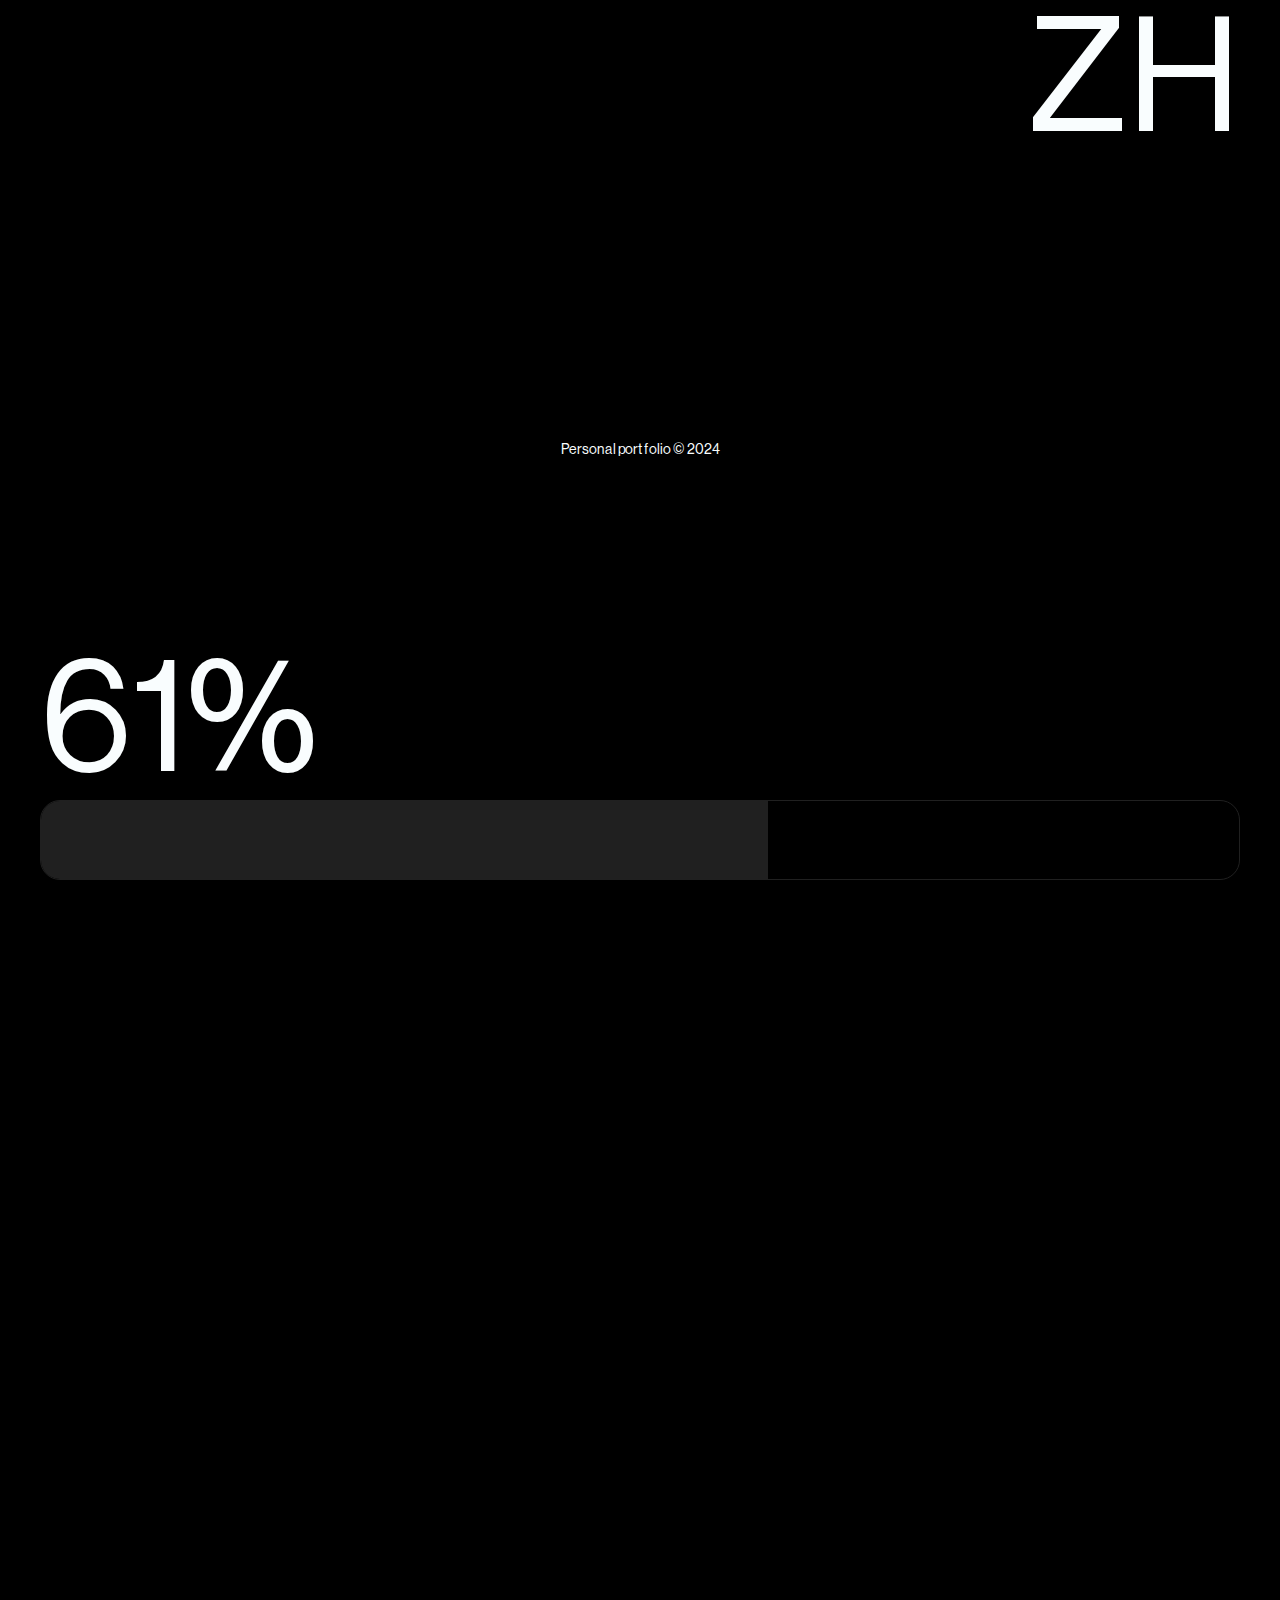
<file: index.html>
﻿<!DOCTYPE html>
<html lang="en">

<head>
    <meta charset="utf-8">
    <meta name="viewport" content="width=device-width, initial-scale=1.0">
    <title>ZulHaq</title>
    <meta name="description"
        content="Hey, my name is Denys! I'm a UX/UI Designer & Mentor. I'll help you create a website, landing page, interface.">
    <meta property="og:title" content="Denys Verholomchuk UI/UX Designer & Mentor">
    <meta property="og:description"
        content="Hey, my name is Denys! I'm a UX/UI Designer & Mentor. I'll help you create a website, landing page, interface.">
    <meta property="og:image" content="/preview.jpg">
    <meta name="author" content="Denys Verholomchuk">
    <!-- <link rel="icon shortcut" href="favicon.a113c45d.ico" type="image/x-icon"> -->
    <link rel="stylesheet" href="base.css">
    <link rel="stylesheet" href="index.1f573d31.css">
    <script type="module" src="index.3ca8d391.js"></script>
    <script type="module" src="playground.c9bd8be1.js"></script>
    <script type="module" src="index.f407caa3.js"></script>
    <script type="module" src="index.ef701f15.js"></script>
    <link rel="stylesheet" href="404.9d44942e.css">
    <script type="module" src="404.566ce135.js"></script>
    <link rel="stylesheet" href="index.fa65f19b.css">
</head>

<body>
    <div class="page">
        <div class="cursor"></div>
        <div class="loader">
            <div class="loader__content">
                <div class="loader__text-up_animation__wrapper">
                    <h3 class="loader__content_logo">ZH</h3>
                </div>
                <p class="loader__content_text">Personal portfolio © 2024</p>
            </div>
            <div class="loader__information">
                <div class="loader__text-up_animation__wrapper">
                    <h3 class="loader__information_percent">0%</h3>
                </div>
                <div class="loader__information_progressbar">
                    <div class="loader__information_progress"></div>
                </div>
            </div>
        </div>
        <div class="page-transition">
            <div class="page-transition_block"></div>
            <div class="page-transition_block"></div>
            <div class="page-transition_block"></div>
            <div class="page-transition_block"></div>
            <div class="page-transition_block"></div>
            <div class="page-transition_block"></div>
        </div>
        <main class="main">
            <section class="main-section">
                <header class="header"> <a href="index.html" class="header__name page-transition_link">ZulHaq</a>
                    <time class="header_time" id="_clock">00:00:00</time>
                    <time class="header__time">00:00:00</time>
                    <p class="header__text"> <span class="header__text-span">say hi </span> <a
                            href="mailto:izzulaverroes@gmail.com" class="header__text-href">izzulaverroes@gmail.com</a>
                    </p>
                </header>
                <div class="main-section_first-content">
                    <h2 class="main__text"> hello
                        ... &emsp;&nbsp;
                        i’m <span class="main__text-span"> programmer</span>
                    </h2>
                    <img src="Exclude.png" class="main__video">
                    <h1 class="main__name"><span class="main__name-span">muhammad</span><br><span>ken izzulhaq</span>
                    </h1>
                </div>
                <div class="main-section_second-content">
                    <p class="main__description">
                        <span class="main__description-span">I'</span>
                        <span class="main__description-span">m</span>
                        <span class="main__description-span">&nbsp;</span>
                        <span class="main__description-span">P</span>
                        <span class="main__description-span">r</span>
                        <span class="main__description-span">o</span>
                        <span class="main__description-span">g</span>
                        <span class="main__description-span">r</span>
                        <span class="main__description-span">a</span>
                        <span class="main__description-span">m</span>
                        <span class="main__description-span">m</span>
                        <span class="main__description-span">e</span>
                        <span class="main__description-span">r</span>
                        <span class="main__description-span">&nbsp;</span>
                        <span class="main__description-span">a</span>
                        <span class="main__description-span">n</span>
                        <span class="main__description-span">d</span>
                        <span class="main__description-span">&nbsp;</span>
                        <span class="main__description-span">s</span>
                        <span class="main__description-span">t</span>
                        <span class="main__description-span">u</span>
                        <span class="main__description-span">d</span>
                        <span class="main__description-span">e</span>
                        <span class="main__description-span">n</span>
                        <span class="main__description-span">t</span>
                        <br>
                        <span class="main__description-span">a</span>
                        <span class="main__description-span">t</span>
                        <span class="main__description-span">&nbsp;</span>
                        <span class="main__description-span">A</span>
                        <span class="main__description-span">v</span>
                        <span class="main__description-span">e</span>
                        <span class="main__description-span">r</span>
                        <span class="main__description-span">r</span>
                        <span class="main__description-span">o</span>
                        <span class="main__description-span">e</span>
                        <span class="main__description-span">s</span>
                        <span class="main__description-span">&nbsp;</span>
                        <span class="main__description-span">D</span>
                        <span class="main__description-span">i</span>
                        <span class="main__description-span">g</span>
                        <span class="main__description-span">i</span>
                        <span class="main__description-span">t</span>
                        <span class="main__description-span">a</span>
                        <span class="main__description-span">l</span>
                        <span class="main__description-span">&nbsp;</span>
                        <span class="main__description-span">I</span>
                        <span class="main__description-span">s</span>
                        <span class="main__description-span">l</span>
                        <span class="main__description-span">a</span>
                        <span class="main__description-span">m</span>
                        <span class="main__description-span">i</span>
                        <span class="main__description-span">c</span>
                        <span class="main__description-span">&nbsp;</span>
                        <span class="main__description-span">S</span>
                        <span class="main__description-span">c</span>
                        <span class="main__description-span">h</span>
                        <span class="main__description-span">o</span>
                        <span class="main__description-span">o</span>
                        <span class="main__description-span">l</span>
                        <br>
                        <span class="main__description-span">I</span>
                        <span class="main__description-span">&nbsp;</span>
                        <span class="main__description-span">L</span>
                        <span class="main__description-span">o</span>
                        <span class="main__description-span">v</span>
                        <span class="main__description-span">e</span>
                        <span class="main__description-span">&nbsp;</span>
                        <span class="main__description-span">D</span>
                        <span class="main__description-span">e</span>
                        <span class="main__description-span">s</span>
                        <span class="main__description-span">i</span>
                        <span class="main__description-span">g</span>
                        <span class="main__description-span">n</span>
                        <span class="main__description-span">&nbsp;</span>
                        <span class="main__description-span">a</span>
                        <span class="main__description-span">n</span>
                        <span class="main__description-span">d</span>
                        <span class="main__description-span">&nbsp;</span>
                        <span class="main__description-span">C</span>
                        <span class="main__description-span">o</span>
                        <span class="main__description-span">d</span>
                        <span class="main__description-span">i</span>
                        <span class="main__description-span">n</span>
                        <span class="main__description-span">g</span>
                        <span class="main__description-span">.</span>
                    </p>
                </div>
            </section>
            <section class="services-section">
                <div class="services__matter-js"></div>
                <h2 class="services__header">education</h2>
                <div class="services__content">
                    <div class="services__content-left">
                        <h4 class="services__content-left_text">How far i<br> study ?</h4>
                        <svg width="86" height="80" fill="none">
                            <path fill="#F9FDFE" fill-rule="evenodd"
                                d="M0 0h6v49.193h68.517L54.2 28.71l4.243-4.276L86 52.217 58.444 80l-4.243-4.275L74.517 55.24H0V0Z"
                                clip-rule="evenodd"></path>
                        </svg>
                    </div>

                    <div class="services__content-cards">
                        <div class="services__content-card_design">
                            <div class="services__content-card_design_top"> <video src="black.35efad0c.mp4"
                                    class="services__content-card_development_video" playsinline="" autoplay="" loop=""
                                    muted=""></video>
                                <p class="services__content-card_design_description">As a Kindergarten Assistant at
                                    dharma wanita , I helped create a fun and supportive space for young learners. I
                                    worked alongside experienced teachers to organize activities, games, and lessons
                                    that encouraged curiosity and early development.</p>
                            </div>
                            <div class="services__content-card_design_bottom">
                                <h4 class="services__content-card_design_text">Kindergarten</h4>
                                <h5 class="services__content-card_design_counter">01</h5>
                            </div>
                        </div>

                        <div class="services__content-card_development">
                            <div class="services__content-card_development_top"> <video src="white.9c4ac3d8.mp4"
                                    class="services__content-card_development_video" playsinline="" autoplay="" loop=""
                                    muted=""></video>
                                <p class="services__content-card_development_description">As a Junior High School
                                    Assistant at XYZ Middle School, I contributed to the educational journey of students
                                    during their formative years. Collaborating with teachers, I assisted in creating a
                                    supportive learning environment.</p>
                            </div>
                            <div class="services__content-card_development_bottom">
                                <h4 class="services__content-card_development_text"> Elementary</h4>
                                <h5 class="services__content-card_development_counter"> 02 </h5>
                            </div>
                        </div>

                        <div class="services__content-card_website">
                            <div class="services__content-card_website_top"> <video src="blue.8af6d089.mp4"
                                    class="services__content-card_development_video" playsinline="" autoplay="" loop=""
                                    muted=""></video>
                                <p class="services__content-card_website_description">Effective web design and
                                    development go hand in hand. A holistic approach combines innovative design concepts
                                    with cutting-edge development methods to create websites that leave a lasting
                                    impact.</p>
                            </div>
                            <div class="services__content-card_website_bottom">
                                <h4 class="services__content-card_website_text"> Junior High </h4>
                                <h5 class="services__content-card_website_counter"> 03 </h5>
                            </div>
                        </div>

                        <div class="services__content-card_design">
                            <div class="services__content-card_design_top"> <video src="black.35efad0c.mp4"
                                    class="services__content-card_development_video" playsinline="" autoplay="" loop=""
                                    muted=""></video>
                                <p class="services__content-card_design_description">As a Kindergarten Assistant at
                                    dharma wanita , I helped create a fun and supportive space for young learners. I
                                    worked alongside experienced teachers to organize activities, games, and lessons
                                    that encouraged curiosity and early development.</p>
                            </div>
                            <div class="services__content-card_design_bottom">
                                <h4 class="services__content-card_design_text">High School</h4>
                                <h5 class="services__content-card_design_counter">04</h5>
                            </div>
                        </div>
                    </div>
                </div>
            </section>
            <section class="works-section">
                <div class="text-up_animation__wrapper">
                    <h3 class="text-up_animation works__header">Works</h3>
                </div>
                <div class="works"> <a href="https://tyne.partners/" target="_blank" class="work">
                        <div class="work-parallax_image"> <img src="1.277222ad.jpg" alt="images" class="work__image"
                                data-speed="auto">
                            <div class="work_image_hover">
                                <div class="work_image_hover-block"></div>
                                <div class="work_image_hover-block"></div>
                                <div class="work_image_hover-block"></div>
                                <div class="work_image_hover-block"></div>
                                <div class="work_image_hover-block"></div>
                                <div class="work_image_hover-block"></div>
                                <div class="work_image_hover-block"></div>
                                <div class="work_image_hover-block"></div>
                                <div class="work_image_hover-block"></div>
                                <div class="work_image_hover-block"></div>
                                <div class="work_image_hover-block"></div>
                                <div class="work_image_hover-block"></div>
                                <div class="work_image_hover-block"></div>
                                <div class="work_image_hover-block"></div>
                                <div class="work_image_hover-block"></div>
                                <div class="work_image_hover-block"></div>
                                <div class="work_image_hover-block"></div>
                                <div class="work_image_hover-block"></div>
                                <div class="work_image_hover-block"></div>
                                <div class="work_image_hover-block"></div>
                                <div class="work_image_hover-block"></div>
                                <div class="work_image_hover-block"></div>
                                <div class="work_image_hover-block"></div>
                                <div class="work_image_hover-block"></div>
                                <div class="work_image_hover-block"></div>
                                <div class="work_image_hover-block"></div>
                                <div class="work_image_hover-block"></div>
                                <div class="work_image_hover-block"></div>
                                <div class="work_image_hover-block"></div>
                                <div class="work_image_hover-block"></div>
                                <div class="work_image_hover-block"></div>
                                <div class="work_image_hover-block"></div>
                                <div class="work_image_hover-block"></div>
                                <div class="work_image_hover-block"></div>
                                <div class="work_image_hover-block"></div>
                                <div class="work_image_hover-block"></div>
                                <div class="work_image_hover-block"></div>
                                <div class="work_image_hover-block"></div>
                                <div class="work_image_hover-block"></div>
                                <div class="work_image_hover-block"></div>
                                <div class="work_image_hover-block"></div>
                                <div class="work_image_hover-block"></div>
                                <div class="work_image_hover-block"></div>
                                <div class="work_image_hover-block"></div>
                                <div class="work_image_hover-block"></div>
                                <div class="work_image_hover-block"></div>
                                <div class="work_image_hover-block"></div>
                                <div class="work_image_hover-block"></div>
                                <div class="work_image_hover-block"></div>
                                <div class="work_image_hover-block"></div>
                                <div class="work_image_hover-block"></div>
                                <div class="work_image_hover-block"></div>
                                <div class="work_image_hover-block"></div>
                                <div class="work_image_hover-block"></div>
                                <div class="work_image_hover-block"></div>
                                <div class="work_image_hover-block"></div>
                                <div class="work_image_hover-block"></div>
                                <div class="work_image_hover-block"></div>
                                <div class="work_image_hover-block"></div>
                                <div class="work_image_hover-block"></div>
                                <div class="work_image_hover-block"></div>
                                <div class="work_image_hover-block"></div>
                                <div class="work_image_hover-block"></div>
                                <div class="work_image_hover-block"></div>
                                <div class="work_image_hover-block"></div>
                                <div class="work_image_hover-block"></div>
                                <div class="work_image_hover-block"></div>
                                <div class="work_image_hover-block"></div>
                                <div class="work_image_hover-block"></div>
                                <div class="work_image_hover-block"></div>
                                <div class="work_image_hover-block"></div>
                                <div class="work_image_hover-block"></div>
                                <div class="work_image_hover-block"></div>
                                <div class="work_image_hover-block"></div>
                                <div class="work_image_hover-block"></div>
                                <div class="work_image_hover-block"></div>
                                <div class="work_image_hover-block"></div>
                                <div class="work_image_hover-block"></div>
                                <div class="work_image_hover-block"></div>
                                <div class="work_image_hover-block"></div>
                                <div class="work_image_hover-block"></div>
                                <div class="work_image_hover-block"></div>
                                <div class="work_image_hover-block"></div>
                                <div class="work_image_hover-block"></div>
                                <div class="work_image_hover-block"></div>
                                <div class="work_image_hover-block"></div>
                                <div class="work_image_hover-block"></div>
                                <div class="work_image_hover-block"></div>
                                <div class="work_image_hover-block"></div>
                                <div class="work_image_hover-block"></div>
                                <div class="work_image_hover-block"></div>
                                <div class="work_image_hover-block"></div>
                                <div class="work_image_hover-block"></div>
                                <div class="work_image_hover-block"></div>
                                <div class="work_image_hover-block"></div>
                                <div class="work_image_hover-block"></div>
                                <div class="work_image_hover-block"></div>
                                <div class="work_image_hover-block"></div>
                                <div class="work_image_hover-block"></div>
                                <div class="work_image_hover-block"></div>
                                <div class="work_image_hover-block"></div>
                                <div class="work_image_hover-block"></div>
                                <div class="work_image_hover-block"></div>
                                <div class="work_image_hover-block"></div>
                                <div class="work_image_hover-block"></div>
                                <div class="work_image_hover-block"></div>
                                <div class="work_image_hover-block"></div>
                                <div class="work_image_hover-block"></div>
                                <div class="work_image_hover-block"></div>
                                <div class="work_image_hover-block"></div>
                                <div class="work_image_hover-block"></div>
                                <div class="work_image_hover-block"></div>
                                <div class="work_image_hover-block"></div>
                                <div class="work_image_hover-block"></div>
                                <div class="work_image_hover-block"></div>
                                <div class="work_image_hover-block"></div>
                                <div class="work_image_hover-block"></div>
                                <div class="work_image_hover-block"></div>
                                <div class="work_image_hover-block"></div>
                                <div class="work_image_hover-block"></div>
                                <div class="work_image_hover-block"></div>
                                <div class="work_image_hover-block"></div>
                                <div class="work_image_hover-block"></div>
                                <div class="work_image_hover-block"></div>
                                <div class="work_image_hover-block"></div>
                                <div class="work_image_hover-block"></div>
                                <div class="work_image_hover-block"></div>
                                <div class="work_image_hover-block"></div>
                                <div class="work_image_hover-block"></div>
                                <div class="work_image_hover-block"></div>
                                <div class="work_image_hover-block"></div>
                                <div class="work_image_hover-block"></div>
                                <div class="work_image_hover-block"></div>
                                <div class="work_image_hover-block"></div>
                                <div class="work_image_hover-block"></div>
                                <div class="work_image_hover-block"></div>
                                <div class="work_image_hover-block"></div>
                                <div class="work_image_hover-block"></div>
                                <div class="work_image_hover-block"></div>
                                <div class="work_image_hover-block"></div>
                                <div class="work_image_hover-block"></div>
                                <div class="work_image_hover-block"></div>
                                <div class="work_image_hover-block"></div>
                                <div class="work_image_hover-block"></div>
                                <div class="work_image_hover-block"></div>
                                <div class="work_image_hover-block"></div>
                                <div class="work_image_hover-block"></div>
                                <div class="work_image_hover-block"></div>
                                <div class="work_image_hover-block"></div>
                                <div class="work_image_hover-block"></div>
                                <div class="work_image_hover-block"></div>
                                <div class="work_image_hover-block"></div>
                                <div class="work_image_hover-block"></div>
                                <div class="work_image_hover-block"></div>
                                <div class="work_image_hover-block"></div>
                                <div class="work_image_hover-block"></div>
                                <div class="work_image_hover-block"></div>
                                <div class="work_image_hover-block"></div>
                                <div class="work_image_hover-block"></div>
                                <div class="work_image_hover-block"></div>
                                <div class="work_image_hover-block"></div>
                                <div class="work_image_hover-block"></div>
                                <div class="work_image_hover-block"></div>
                                <div class="work_image_hover-block"></div>
                                <div class="work_image_hover-block"></div>
                                <div class="work_image_hover-block"></div>
                                <div class="work_image_hover-block"></div>
                                <div class="work_image_hover-block"></div>
                                <div class="work_image_hover-block"></div>
                                <div class="work_image_hover-block"></div>
                                <div class="work_image_hover-block"></div>
                                <div class="work_image_hover-block"></div>
                                <div class="work_image_hover-block"></div>
                                <div class="work_image_hover-block"></div>
                                <div class="work_image_hover-block"></div>
                                <div class="work_image_hover-block"></div>
                                <div class="work_image_hover-block"></div>
                                <div class="work_image_hover-block"></div>
                                <div class="work_image_hover-block"></div>
                                <div class="work_image_hover-block"></div>
                                <div class="work_image_hover-block"></div>
                                <div class="work_image_hover-block"></div>
                                <div class="work_image_hover-block"></div>
                                <div class="work_image_hover-block"></div>
                                <div class="work_image_hover-block"></div>
                                <div class="work_image_hover-block"></div>
                                <div class="work_image_hover-block"></div>
                                <div class="work_image_hover-block"></div>
                                <div class="work_image_hover-block"></div>
                                <div class="work_image_hover-block"></div>
                                <div class="work_image_hover-block"></div>
                                <div class="work_image_hover-block"></div>
                                <div class="work_image_hover-block"></div>
                                <div class="work_image_hover-block"></div>
                                <div class="work_image_hover-block"></div>
                                <div class="work_image_hover-block"></div>
                                <div class="work_image_hover-block"></div>
                                <div class="work_image_hover-block"></div>
                                <div class="work_image_hover-block"></div>
                                <div class="work_image_hover-block"></div>
                                <div class="work_image_hover-block"></div>
                                <div class="work_image_hover-block"></div>
                                <div class="work_image_hover-block"></div>
                                <div class="work_image_hover-block"></div>
                                <div class="work_image_hover-block"></div>
                                <div class="work_image_hover-block"></div>
                                <div class="work_image_hover-block"></div>
                                <div class="work_image_hover-block"></div>
                                <div class="work_image_hover-block"></div>
                                <div class="work_image_hover-block"></div>
                                <div class="work_image_hover-block"></div>
                                <div class="work_image_hover-block"></div>
                                <div class="work_image_hover-block"></div>
                                <div class="work_image_hover-block"></div>
                                <div class="work_image_hover-block"></div>
                                <div class="work_image_hover-block"></div>
                                <div class="work_image_hover-block"></div>
                                <div class="work_image_hover-block"></div>
                                <div class="work_image_hover-block"></div>
                                <div class="work_image_hover-block"></div>
                                <div class="work_image_hover-block"></div>
                                <div class="work_image_hover-block"></div>
                                <div class="work_image_hover-block"></div>
                                <div class="work_image_hover-block"></div>
                                <div class="work_image_hover-block"></div>
                                <div class="work_image_hover-block"></div>
                                <div class="work_image_hover-block"></div>
                                <div class="work_image_hover-block"></div>
                                <div class="work_image_hover-block"></div>
                                <div class="work_image_hover-block"></div>
                                <div class="work_image_hover-block"></div>
                                <div class="work_image_hover-block"></div>
                                <div class="work_image_hover-block"></div>
                                <div class="work_image_hover-block"></div>
                                <div class="work_image_hover-block"></div>
                                <div class="work_image_hover-block"></div>
                                <div class="work_image_hover-block"></div>
                                <div class="work_image_hover-block"></div>
                                <div class="work_image_hover-block"></div>
                                <div class="work_image_hover-block"></div>
                                <div class="work_image_hover-block"></div>
                                <div class="work_image_hover-block"></div>
                                <div class="work_image_hover-block"></div>
                                <div class="work_image_hover-block"></div>
                                <div class="work_image_hover-block"></div>
                                <div class="work_image_hover-block"></div>
                                <div class="work_image_hover-block"></div>
                                <div class="work_image_hover-block"></div>
                                <div class="work_image_hover-block"></div>
                                <div class="work_image_hover-block"></div>
                                <div class="work_image_hover-block"></div>
                                <div class="work_image_hover-block"></div>
                                <div class="work_image_hover-block"></div>
                                <div class="work_image_hover-block"></div>
                                <div class="work_image_hover-block"></div>
                                <div class="work_image_hover-block"></div>
                                <div class="work_image_hover-block"></div>
                                <div class="work_image_hover-block"></div>
                                <div class="work_image_hover-block"></div>
                                <div class="work_image_hover-block"></div>
                                <div class="work_image_hover-block"></div>
                                <div class="work_image_hover-block"></div>
                                <div class="work_image_hover-block"></div>
                                <div class="work_image_hover-block"></div>
                                <div class="work_image_hover-block"></div>
                                <div class="work_image_hover-block"></div>
                                <div class="work_image_hover-block"></div>
                                <div class="work_image_hover-block"></div>
                                <div class="work_image_hover-block"></div>
                                <div class="work_image_hover-block"></div>
                                <div class="work_image_hover-block"></div>
                                <div class="work_image_hover-block"></div>
                                <div class="work_image_hover-block"></div>
                                <div class="work_image_hover-block"></div>
                                <div class="work_image_hover-block"></div>
                                <div class="work_image_hover-block"></div>
                                <div class="work_image_hover-block"></div>
                                <div class="work_image_hover-block"></div>
                                <div class="work_image_hover-block"></div>
                                <div class="work_image_hover-block"></div>
                                <div class="work_image_hover-block"></div>
                                <div class="work_image_hover-block"></div>
                                <div class="work_image_hover-block"></div>
                                <div class="work_image_hover-block"></div>
                                <div class="work_image_hover-block"></div>
                                <div class="work_image_hover-block"></div>
                                <div class="work_image_hover-block"></div>
                                <div class="work_image_hover-block"></div>
                                <div class="work_image_hover-block"></div>
                                <div class="work_image_hover-block"></div>
                                <div class="work_image_hover-block"></div>
                                <div class="work_image_hover-block"></div>
                                <div class="work_image_hover-block"></div>
                                <div class="work_image_hover-block"></div>
                                <div class="work_image_hover-block"></div>
                                <div class="work_image_hover-block"></div>
                                <div class="work_image_hover-block"></div>
                                <div class="work_image_hover-block"></div>
                                <div class="work_image_hover-block"></div>
                                <div class="work_image_hover-block"></div>
                                <div class="work_image_hover-block"></div>
                                <div class="work_image_hover-block"></div>
                                <div class="work_image_hover-block"></div>
                                <div class="work_image_hover-block"></div>
                                <div class="work_image_hover-block"></div>
                                <div class="work_image_hover-block"></div>
                                <div class="work_image_hover-block"></div>
                                <div class="work_image_hover-block"></div>
                            </div>
                        </div>
                        <div class="work__description">
                            <h6 class="work__name">Tyne Partners</h6>
                            <p class="work__date">2024</p>
                        </div>
                    </a>
                    <div href="" class="work" id="hutao">
                        <div class="work-parallax_image"> <img src="2.3740fdfa.jpg" alt="images" class="work__image"
                                data-speed="auto">
                            <div class="work_image_hover">
                                <div class="work_image_hover-block"></div>
                                <div class="work_image_hover-block"></div>
                                <div class="work_image_hover-block"></div>
                                <div class="work_image_hover-block"></div>
                                <div class="work_image_hover-block"></div>
                                <div class="work_image_hover-block"></div>
                                <div class="work_image_hover-block"></div>
                                <div class="work_image_hover-block"></div>
                                <div class="work_image_hover-block"></div>
                                <div class="work_image_hover-block"></div>
                                <div class="work_image_hover-block"></div>
                                <div class="work_image_hover-block"></div>
                                <div class="work_image_hover-block"></div>
                                <div class="work_image_hover-block"></div>
                                <div class="work_image_hover-block"></div>
                                <div class="work_image_hover-block"></div>
                                <div class="work_image_hover-block"></div>
                                <div class="work_image_hover-block"></div>
                                <div class="work_image_hover-block"></div>
                                <div class="work_image_hover-block"></div>
                                <div class="work_image_hover-block"></div>
                                <div class="work_image_hover-block"></div>
                                <div class="work_image_hover-block"></div>
                                <div class="work_image_hover-block"></div>
                                <div class="work_image_hover-block"></div>
                                <div class="work_image_hover-block"></div>
                                <div class="work_image_hover-block"></div>
                                <div class="work_image_hover-block"></div>
                                <div class="work_image_hover-block"></div>
                                <div class="work_image_hover-block"></div>
                                <div class="work_image_hover-block"></div>
                                <div class="work_image_hover-block"></div>
                                <div class="work_image_hover-block"></div>
                                <div class="work_image_hover-block"></div>
                                <div class="work_image_hover-block"></div>
                                <div class="work_image_hover-block"></div>
                                <div class="work_image_hover-block"></div>
                                <div class="work_image_hover-block"></div>
                                <div class="work_image_hover-block"></div>
                                <div class="work_image_hover-block"></div>
                                <div class="work_image_hover-block"></div>
                                <div class="work_image_hover-block"></div>
                                <div class="work_image_hover-block"></div>
                                <div class="work_image_hover-block"></div>
                                <div class="work_image_hover-block"></div>
                                <div class="work_image_hover-block"></div>
                                <div class="work_image_hover-block"></div>
                                <div class="work_image_hover-block"></div>
                                <div class="work_image_hover-block"></div>
                                <div class="work_image_hover-block"></div>
                                <div class="work_image_hover-block"></div>
                                <div class="work_image_hover-block"></div>
                                <div class="work_image_hover-block"></div>
                                <div class="work_image_hover-block"></div>
                                <div class="work_image_hover-block"></div>
                                <div class="work_image_hover-block"></div>
                                <div class="work_image_hover-block"></div>
                                <div class="work_image_hover-block"></div>
                                <div class="work_image_hover-block"></div>
                                <div class="work_image_hover-block"></div>
                                <div class="work_image_hover-block"></div>
                                <div class="work_image_hover-block"></div>
                                <div class="work_image_hover-block"></div>
                                <div class="work_image_hover-block"></div>
                                <div class="work_image_hover-block"></div>
                                <div class="work_image_hover-block"></div>
                                <div class="work_image_hover-block"></div>
                                <div class="work_image_hover-block"></div>
                                <div class="work_image_hover-block"></div>
                                <div class="work_image_hover-block"></div>
                                <div class="work_image_hover-block"></div>
                                <div class="work_image_hover-block"></div>
                                <div class="work_image_hover-block"></div>
                                <div class="work_image_hover-block"></div>
                                <div class="work_image_hover-block"></div>
                                <div class="work_image_hover-block"></div>
                                <div class="work_image_hover-block"></div>
                                <div class="work_image_hover-block"></div>
                                <div class="work_image_hover-block"></div>
                                <div class="work_image_hover-block"></div>
                                <div class="work_image_hover-block"></div>
                                <div class="work_image_hover-block"></div>
                                <div class="work_image_hover-block"></div>
                                <div class="work_image_hover-block"></div>
                                <div class="work_image_hover-block"></div>
                                <div class="work_image_hover-block"></div>
                                <div class="work_image_hover-block"></div>
                                <div class="work_image_hover-block"></div>
                                <div class="work_image_hover-block"></div>
                                <div class="work_image_hover-block"></div>
                                <div class="work_image_hover-block"></div>
                                <div class="work_image_hover-block"></div>
                                <div class="work_image_hover-block"></div>
                                <div class="work_image_hover-block"></div>
                                <div class="work_image_hover-block"></div>
                                <div class="work_image_hover-block"></div>
                                <div class="work_image_hover-block"></div>
                                <div class="work_image_hover-block"></div>
                                <div class="work_image_hover-block"></div>
                                <div class="work_image_hover-block"></div>
                                <div class="work_image_hover-block"></div>
                                <div class="work_image_hover-block"></div>
                                <div class="work_image_hover-block"></div>
                                <div class="work_image_hover-block"></div>
                                <div class="work_image_hover-block"></div>
                                <div class="work_image_hover-block"></div>
                                <div class="work_image_hover-block"></div>
                                <div class="work_image_hover-block"></div>
                                <div class="work_image_hover-block"></div>
                                <div class="work_image_hover-block"></div>
                                <div class="work_image_hover-block"></div>
                                <div class="work_image_hover-block"></div>
                                <div class="work_image_hover-block"></div>
                                <div class="work_image_hover-block"></div>
                                <div class="work_image_hover-block"></div>
                                <div class="work_image_hover-block"></div>
                                <div class="work_image_hover-block"></div>
                                <div class="work_image_hover-block"></div>
                                <div class="work_image_hover-block"></div>
                                <div class="work_image_hover-block"></div>
                                <div class="work_image_hover-block"></div>
                                <div class="work_image_hover-block"></div>
                                <div class="work_image_hover-block"></div>
                                <div class="work_image_hover-block"></div>
                                <div class="work_image_hover-block"></div>
                                <div class="work_image_hover-block"></div>
                                <div class="work_image_hover-block"></div>
                                <div class="work_image_hover-block"></div>
                                <div class="work_image_hover-block"></div>
                                <div class="work_image_hover-block"></div>
                                <div class="work_image_hover-block"></div>
                                <div class="work_image_hover-block"></div>
                                <div class="work_image_hover-block"></div>
                                <div class="work_image_hover-block"></div>
                                <div class="work_image_hover-block"></div>
                                <div class="work_image_hover-block"></div>
                                <div class="work_image_hover-block"></div>
                                <div class="work_image_hover-block"></div>
                                <div class="work_image_hover-block"></div>
                                <div class="work_image_hover-block"></div>
                                <div class="work_image_hover-block"></div>
                                <div class="work_image_hover-block"></div>
                                <div class="work_image_hover-block"></div>
                                <div class="work_image_hover-block"></div>
                                <div class="work_image_hover-block"></div>
                                <div class="work_image_hover-block"></div>
                                <div class="work_image_hover-block"></div>
                                <div class="work_image_hover-block"></div>
                                <div class="work_image_hover-block"></div>
                                <div class="work_image_hover-block"></div>
                                <div class="work_image_hover-block"></div>
                                <div class="work_image_hover-block"></div>
                                <div class="work_image_hover-block"></div>
                                <div class="work_image_hover-block"></div>
                                <div class="work_image_hover-block"></div>
                                <div class="work_image_hover-block"></div>
                                <div class="work_image_hover-block"></div>
                                <div class="work_image_hover-block"></div>
                                <div class="work_image_hover-block"></div>
                                <div class="work_image_hover-block"></div>
                                <div class="work_image_hover-block"></div>
                                <div class="work_image_hover-block"></div>
                                <div class="work_image_hover-block"></div>
                                <div class="work_image_hover-block"></div>
                                <div class="work_image_hover-block"></div>
                                <div class="work_image_hover-block"></div>
                                <div class="work_image_hover-block"></div>
                                <div class="work_image_hover-block"></div>
                                <div class="work_image_hover-block"></div>
                                <div class="work_image_hover-block"></div>
                                <div class="work_image_hover-block"></div>
                                <div class="work_image_hover-block"></div>
                                <div class="work_image_hover-block"></div>
                                <div class="work_image_hover-block"></div>
                                <div class="work_image_hover-block"></div>
                                <div class="work_image_hover-block"></div>
                                <div class="work_image_hover-block"></div>
                                <div class="work_image_hover-block"></div>
                                <div class="work_image_hover-block"></div>
                                <div class="work_image_hover-block"></div>
                                <div class="work_image_hover-block"></div>
                                <div class="work_image_hover-block"></div>
                                <div class="work_image_hover-block"></div>
                                <div class="work_image_hover-block"></div>
                                <div class="work_image_hover-block"></div>
                                <div class="work_image_hover-block"></div>
                                <div class="work_image_hover-block"></div>
                                <div class="work_image_hover-block"></div>
                                <div class="work_image_hover-block"></div>
                                <div class="work_image_hover-block"></div>
                                <div class="work_image_hover-block"></div>
                                <div class="work_image_hover-block"></div>
                                <div class="work_image_hover-block"></div>
                                <div class="work_image_hover-block"></div>
                                <div class="work_image_hover-block"></div>
                                <div class="work_image_hover-block"></div>
                                <div class="work_image_hover-block"></div>
                                <div class="work_image_hover-block"></div>
                                <div class="work_image_hover-block"></div>
                                <div class="work_image_hover-block"></div>
                                <div class="work_image_hover-block"></div>
                                <div class="work_image_hover-block"></div>
                                <div class="work_image_hover-block"></div>
                                <div class="work_image_hover-block"></div>
                                <div class="work_image_hover-block"></div>
                                <div class="work_image_hover-block"></div>
                                <div class="work_image_hover-block"></div>
                                <div class="work_image_hover-block"></div>
                                <div class="work_image_hover-block"></div>
                                <div class="work_image_hover-block"></div>
                                <div class="work_image_hover-block"></div>
                                <div class="work_image_hover-block"></div>
                                <div class="work_image_hover-block"></div>
                                <div class="work_image_hover-block"></div>
                                <div class="work_image_hover-block"></div>
                                <div class="work_image_hover-block"></div>
                                <div class="work_image_hover-block"></div>
                                <div class="work_image_hover-block"></div>
                                <div class="work_image_hover-block"></div>
                                <div class="work_image_hover-block"></div>
                                <div class="work_image_hover-block"></div>
                                <div class="work_image_hover-block"></div>
                                <div class="work_image_hover-block"></div>
                                <div class="work_image_hover-block"></div>
                                <div class="work_image_hover-block"></div>
                                <div class="work_image_hover-block"></div>
                                <div class="work_image_hover-block"></div>
                                <div class="work_image_hover-block"></div>
                                <div class="work_image_hover-block"></div>
                                <div class="work_image_hover-block"></div>
                                <div class="work_image_hover-block"></div>
                                <div class="work_image_hover-block"></div>
                                <div class="work_image_hover-block"></div>
                                <div class="work_image_hover-block"></div>
                                <div class="work_image_hover-block"></div>
                                <div class="work_image_hover-block"></div>
                                <div class="work_image_hover-block"></div>
                                <div class="work_image_hover-block"></div>
                                <div class="work_image_hover-block"></div>
                                <div class="work_image_hover-block"></div>
                                <div class="work_image_hover-block"></div>
                                <div class="work_image_hover-block"></div>
                                <div class="work_image_hover-block"></div>
                                <div class="work_image_hover-block"></div>
                                <div class="work_image_hover-block"></div>
                                <div class="work_image_hover-block"></div>
                                <div class="work_image_hover-block"></div>
                                <div class="work_image_hover-block"></div>
                                <div class="work_image_hover-block"></div>
                                <div class="work_image_hover-block"></div>
                                <div class="work_image_hover-block"></div>
                                <div class="work_image_hover-block"></div>
                                <div class="work_image_hover-block"></div>
                                <div class="work_image_hover-block"></div>
                                <div class="work_image_hover-block"></div>
                                <div class="work_image_hover-block"></div>
                                <div class="work_image_hover-block"></div>
                                <div class="work_image_hover-block"></div>
                                <div class="work_image_hover-block"></div>
                                <div class="work_image_hover-block"></div>
                                <div class="work_image_hover-block"></div>
                                <div class="work_image_hover-block"></div>
                                <div class="work_image_hover-block"></div>
                                <div class="work_image_hover-block"></div>
                                <div class="work_image_hover-block"></div>
                                <div class="work_image_hover-block"></div>
                                <div class="work_image_hover-block"></div>
                                <div class="work_image_hover-block"></div>
                                <div class="work_image_hover-block"></div>
                                <div class="work_image_hover-block"></div>
                                <div class="work_image_hover-block"></div>
                                <div class="work_image_hover-block"></div>
                                <div class="work_image_hover-block"></div>
                                <div class="work_image_hover-block"></div>
                                <div class="work_image_hover-block"></div>
                                <div class="work_image_hover-block"></div>
                                <div class="work_image_hover-block"></div>
                                <div class="work_image_hover-block"></div>
                                <div class="work_image_hover-block"></div>
                                <div class="work_image_hover-block"></div>
                                <div class="work_image_hover-block"></div>
                                <div class="work_image_hover-block"></div>
                                <div class="work_image_hover-block"></div>
                                <div class="work_image_hover-block"></div>
                                <div class="work_image_hover-block"></div>
                                <div class="work_image_hover-block"></div>
                                <div class="work_image_hover-block"></div>
                                <div class="work_image_hover-block"></div>
                            </div>
                            <div class="verify_box">
                                <form action="" class="verify">
                                    <div class="pin_text mb-2">
                                        <h2>Enter Pin</h2>
                                        <p>To Access</p>
                                    </div>
                                    <div class="pin_box">
                                        <input type="text" class="pin" name="" id="" maxlength="1"
                                            oninput="moveToNext(this)" onkeydown="handleBackspace(event, this)"
                                            autofocus>
                                        <input type="text" class="pin" name="" id="" maxlength="1"
                                            oninput="moveToNext(this)" onkeydown="handleBackspace(event, this)">
                                        <input type="text" class="pin" name="" id="" maxlength="1"
                                            oninput="moveToNext(this)" onkeydown="handleBackspace(event, this)">
                                        <input type="text" class="pin" name="" id="" maxlength="1"
                                            oninput="validateOTP()" onkeydown="handleBackspace(event, this)">
                                    </div>
                                    <div class="pin_text mt-2 ">
                                        <div class="" id="pinOutput" style="color: #00a600;"></div>
                                    </div>
                                </form>
                            </div>
                        </div>
                        <div class="work__description">
                            <h6 class="work__name" id="hutao-">Character Design</h6>
                            <p class="work__date">2023</p>
                        </div>
                    </div> <a href="https://expandingspace.io/" target="_blank" class="work">
                        <div class="work-parallax_image"> <img src="3.23f3732d.jpg" alt="images" class="work__image"
                                data-speed="auto">
                            <div class="work_image_hover">
                                <div class="work_image_hover-block"></div>
                                <div class="work_image_hover-block"></div>
                                <div class="work_image_hover-block"></div>
                                <div class="work_image_hover-block"></div>
                                <div class="work_image_hover-block"></div>
                                <div class="work_image_hover-block"></div>
                                <div class="work_image_hover-block"></div>
                                <div class="work_image_hover-block"></div>
                                <div class="work_image_hover-block"></div>
                                <div class="work_image_hover-block"></div>
                                <div class="work_image_hover-block"></div>
                                <div class="work_image_hover-block"></div>
                                <div class="work_image_hover-block"></div>
                                <div class="work_image_hover-block"></div>
                                <div class="work_image_hover-block"></div>
                                <div class="work_image_hover-block"></div>
                                <div class="work_image_hover-block"></div>
                                <div class="work_image_hover-block"></div>
                                <div class="work_image_hover-block"></div>
                                <div class="work_image_hover-block"></div>
                                <div class="work_image_hover-block"></div>
                                <div class="work_image_hover-block"></div>
                                <div class="work_image_hover-block"></div>
                                <div class="work_image_hover-block"></div>
                                <div class="work_image_hover-block"></div>
                                <div class="work_image_hover-block"></div>
                                <div class="work_image_hover-block"></div>
                                <div class="work_image_hover-block"></div>
                                <div class="work_image_hover-block"></div>
                                <div class="work_image_hover-block"></div>
                                <div class="work_image_hover-block"></div>
                                <div class="work_image_hover-block"></div>
                                <div class="work_image_hover-block"></div>
                                <div class="work_image_hover-block"></div>
                                <div class="work_image_hover-block"></div>
                                <div class="work_image_hover-block"></div>
                                <div class="work_image_hover-block"></div>
                                <div class="work_image_hover-block"></div>
                                <div class="work_image_hover-block"></div>
                                <div class="work_image_hover-block"></div>
                                <div class="work_image_hover-block"></div>
                                <div class="work_image_hover-block"></div>
                                <div class="work_image_hover-block"></div>
                                <div class="work_image_hover-block"></div>
                                <div class="work_image_hover-block"></div>
                                <div class="work_image_hover-block"></div>
                                <div class="work_image_hover-block"></div>
                                <div class="work_image_hover-block"></div>
                                <div class="work_image_hover-block"></div>
                                <div class="work_image_hover-block"></div>
                                <div class="work_image_hover-block"></div>
                                <div class="work_image_hover-block"></div>
                                <div class="work_image_hover-block"></div>
                                <div class="work_image_hover-block"></div>
                                <div class="work_image_hover-block"></div>
                                <div class="work_image_hover-block"></div>
                                <div class="work_image_hover-block"></div>
                                <div class="work_image_hover-block"></div>
                                <div class="work_image_hover-block"></div>
                                <div class="work_image_hover-block"></div>
                                <div class="work_image_hover-block"></div>
                                <div class="work_image_hover-block"></div>
                                <div class="work_image_hover-block"></div>
                                <div class="work_image_hover-block"></div>
                                <div class="work_image_hover-block"></div>
                                <div class="work_image_hover-block"></div>
                                <div class="work_image_hover-block"></div>
                                <div class="work_image_hover-block"></div>
                                <div class="work_image_hover-block"></div>
                                <div class="work_image_hover-block"></div>
                                <div class="work_image_hover-block"></div>
                                <div class="work_image_hover-block"></div>
                                <div class="work_image_hover-block"></div>
                                <div class="work_image_hover-block"></div>
                                <div class="work_image_hover-block"></div>
                                <div class="work_image_hover-block"></div>
                                <div class="work_image_hover-block"></div>
                                <div class="work_image_hover-block"></div>
                                <div class="work_image_hover-block"></div>
                                <div class="work_image_hover-block"></div>
                                <div class="work_image_hover-block"></div>
                                <div class="work_image_hover-block"></div>
                                <div class="work_image_hover-block"></div>
                                <div class="work_image_hover-block"></div>
                                <div class="work_image_hover-block"></div>
                                <div class="work_image_hover-block"></div>
                                <div class="work_image_hover-block"></div>
                                <div class="work_image_hover-block"></div>
                                <div class="work_image_hover-block"></div>
                                <div class="work_image_hover-block"></div>
                                <div class="work_image_hover-block"></div>
                                <div class="work_image_hover-block"></div>
                                <div class="work_image_hover-block"></div>
                                <div class="work_image_hover-block"></div>
                                <div class="work_image_hover-block"></div>
                                <div class="work_image_hover-block"></div>
                                <div class="work_image_hover-block"></div>
                                <div class="work_image_hover-block"></div>
                                <div class="work_image_hover-block"></div>
                                <div class="work_image_hover-block"></div>
                                <div class="work_image_hover-block"></div>
                                <div class="work_image_hover-block"></div>
                                <div class="work_image_hover-block"></div>
                                <div class="work_image_hover-block"></div>
                                <div class="work_image_hover-block"></div>
                                <div class="work_image_hover-block"></div>
                                <div class="work_image_hover-block"></div>
                                <div class="work_image_hover-block"></div>
                                <div class="work_image_hover-block"></div>
                                <div class="work_image_hover-block"></div>
                                <div class="work_image_hover-block"></div>
                                <div class="work_image_hover-block"></div>
                                <div class="work_image_hover-block"></div>
                                <div class="work_image_hover-block"></div>
                                <div class="work_image_hover-block"></div>
                                <div class="work_image_hover-block"></div>
                                <div class="work_image_hover-block"></div>
                                <div class="work_image_hover-block"></div>
                                <div class="work_image_hover-block"></div>
                                <div class="work_image_hover-block"></div>
                                <div class="work_image_hover-block"></div>
                                <div class="work_image_hover-block"></div>
                                <div class="work_image_hover-block"></div>
                                <div class="work_image_hover-block"></div>
                                <div class="work_image_hover-block"></div>
                                <div class="work_image_hover-block"></div>
                                <div class="work_image_hover-block"></div>
                                <div class="work_image_hover-block"></div>
                                <div class="work_image_hover-block"></div>
                                <div class="work_image_hover-block"></div>
                                <div class="work_image_hover-block"></div>
                                <div class="work_image_hover-block"></div>
                                <div class="work_image_hover-block"></div>
                                <div class="work_image_hover-block"></div>
                                <div class="work_image_hover-block"></div>
                                <div class="work_image_hover-block"></div>
                                <div class="work_image_hover-block"></div>
                                <div class="work_image_hover-block"></div>
                                <div class="work_image_hover-block"></div>
                                <div class="work_image_hover-block"></div>
                                <div class="work_image_hover-block"></div>
                                <div class="work_image_hover-block"></div>
                                <div class="work_image_hover-block"></div>
                                <div class="work_image_hover-block"></div>
                                <div class="work_image_hover-block"></div>
                                <div class="work_image_hover-block"></div>
                                <div class="work_image_hover-block"></div>
                                <div class="work_image_hover-block"></div>
                                <div class="work_image_hover-block"></div>
                                <div class="work_image_hover-block"></div>
                                <div class="work_image_hover-block"></div>
                                <div class="work_image_hover-block"></div>
                                <div class="work_image_hover-block"></div>
                                <div class="work_image_hover-block"></div>
                                <div class="work_image_hover-block"></div>
                                <div class="work_image_hover-block"></div>
                                <div class="work_image_hover-block"></div>
                                <div class="work_image_hover-block"></div>
                                <div class="work_image_hover-block"></div>
                                <div class="work_image_hover-block"></div>
                                <div class="work_image_hover-block"></div>
                                <div class="work_image_hover-block"></div>
                                <div class="work_image_hover-block"></div>
                                <div class="work_image_hover-block"></div>
                                <div class="work_image_hover-block"></div>
                                <div class="work_image_hover-block"></div>
                                <div class="work_image_hover-block"></div>
                                <div class="work_image_hover-block"></div>
                                <div class="work_image_hover-block"></div>
                                <div class="work_image_hover-block"></div>
                                <div class="work_image_hover-block"></div>
                                <div class="work_image_hover-block"></div>
                                <div class="work_image_hover-block"></div>
                                <div class="work_image_hover-block"></div>
                                <div class="work_image_hover-block"></div>
                                <div class="work_image_hover-block"></div>
                                <div class="work_image_hover-block"></div>
                                <div class="work_image_hover-block"></div>
                                <div class="work_image_hover-block"></div>
                                <div class="work_image_hover-block"></div>
                                <div class="work_image_hover-block"></div>
                                <div class="work_image_hover-block"></div>
                                <div class="work_image_hover-block"></div>
                                <div class="work_image_hover-block"></div>
                                <div class="work_image_hover-block"></div>
                                <div class="work_image_hover-block"></div>
                                <div class="work_image_hover-block"></div>
                                <div class="work_image_hover-block"></div>
                                <div class="work_image_hover-block"></div>
                                <div class="work_image_hover-block"></div>
                                <div class="work_image_hover-block"></div>
                                <div class="work_image_hover-block"></div>
                                <div class="work_image_hover-block"></div>
                                <div class="work_image_hover-block"></div>
                                <div class="work_image_hover-block"></div>
                                <div class="work_image_hover-block"></div>
                                <div class="work_image_hover-block"></div>
                                <div class="work_image_hover-block"></div>
                                <div class="work_image_hover-block"></div>
                                <div class="work_image_hover-block"></div>
                                <div class="work_image_hover-block"></div>
                                <div class="work_image_hover-block"></div>
                                <div class="work_image_hover-block"></div>
                                <div class="work_image_hover-block"></div>
                                <div class="work_image_hover-block"></div>
                                <div class="work_image_hover-block"></div>
                                <div class="work_image_hover-block"></div>
                                <div class="work_image_hover-block"></div>
                                <div class="work_image_hover-block"></div>
                                <div class="work_image_hover-block"></div>
                                <div class="work_image_hover-block"></div>
                                <div class="work_image_hover-block"></div>
                                <div class="work_image_hover-block"></div>
                                <div class="work_image_hover-block"></div>
                                <div class="work_image_hover-block"></div>
                                <div class="work_image_hover-block"></div>
                                <div class="work_image_hover-block"></div>
                                <div class="work_image_hover-block"></div>
                                <div class="work_image_hover-block"></div>
                                <div class="work_image_hover-block"></div>
                                <div class="work_image_hover-block"></div>
                                <div class="work_image_hover-block"></div>
                                <div class="work_image_hover-block"></div>
                                <div class="work_image_hover-block"></div>
                                <div class="work_image_hover-block"></div>
                                <div class="work_image_hover-block"></div>
                                <div class="work_image_hover-block"></div>
                                <div class="work_image_hover-block"></div>
                                <div class="work_image_hover-block"></div>
                                <div class="work_image_hover-block"></div>
                                <div class="work_image_hover-block"></div>
                                <div class="work_image_hover-block"></div>
                                <div class="work_image_hover-block"></div>
                                <div class="work_image_hover-block"></div>
                                <div class="work_image_hover-block"></div>
                                <div class="work_image_hover-block"></div>
                                <div class="work_image_hover-block"></div>
                                <div class="work_image_hover-block"></div>
                                <div class="work_image_hover-block"></div>
                                <div class="work_image_hover-block"></div>
                                <div class="work_image_hover-block"></div>
                                <div class="work_image_hover-block"></div>
                                <div class="work_image_hover-block"></div>
                                <div class="work_image_hover-block"></div>
                                <div class="work_image_hover-block"></div>
                                <div class="work_image_hover-block"></div>
                                <div class="work_image_hover-block"></div>
                                <div class="work_image_hover-block"></div>
                                <div class="work_image_hover-block"></div>
                                <div class="work_image_hover-block"></div>
                                <div class="work_image_hover-block"></div>
                                <div class="work_image_hover-block"></div>
                                <div class="work_image_hover-block"></div>
                                <div class="work_image_hover-block"></div>
                                <div class="work_image_hover-block"></div>
                                <div class="work_image_hover-block"></div>
                                <div class="work_image_hover-block"></div>
                                <div class="work_image_hover-block"></div>
                                <div class="work_image_hover-block"></div>
                                <div class="work_image_hover-block"></div>
                                <div class="work_image_hover-block"></div>
                                <div class="work_image_hover-block"></div>
                                <div class="work_image_hover-block"></div>
                                <div class="work_image_hover-block"></div>
                                <div class="work_image_hover-block"></div>
                                <div class="work_image_hover-block"></div>
                                <div class="work_image_hover-block"></div>
                                <div class="work_image_hover-block"></div>
                                <div class="work_image_hover-block"></div>
                                <div class="work_image_hover-block"></div>
                                <div class="work_image_hover-block"></div>
                                <div class="work_image_hover-block"></div>
                                <div class="work_image_hover-block"></div>
                                <div class="work_image_hover-block"></div>
                                <div class="work_image_hover-block"></div>
                                <div class="work_image_hover-block"></div>
                                <div class="work_image_hover-block"></div>
                                <div class="work_image_hover-block"></div>
                                <div class="work_image_hover-block"></div>
                                <div class="work_image_hover-block"></div>
                                <div class="work_image_hover-block"></div>
                                <div class="work_image_hover-block"></div>
                                <div class="work_image_hover-block"></div>
                                <div class="work_image_hover-block"></div>
                                <div class="work_image_hover-block"></div>
                                <div class="work_image_hover-block"></div>
                                <div class="work_image_hover-block"></div>
                                <div class="work_image_hover-block"></div>
                            </div>
                        </div>
                        <div class="work__description">
                            <h6 class="work__name">Expanding Space</h6>
                            <p class="work__date">2022</p>
                        </div>
                    </a> <a href="https://appklaar.com/" target="_blank" class="work">
                        <div class="work-parallax_image"> <img src="4.18388ceb.jpg" alt="images" class="work__image"
                                data-speed="auto">
                            <div class="work_image_hover">
                                <div class="work_image_hover-block"></div>
                                <div class="work_image_hover-block"></div>
                                <div class="work_image_hover-block"></div>
                                <div class="work_image_hover-block"></div>
                                <div class="work_image_hover-block"></div>
                                <div class="work_image_hover-block"></div>
                                <div class="work_image_hover-block"></div>
                                <div class="work_image_hover-block"></div>
                                <div class="work_image_hover-block"></div>
                                <div class="work_image_hover-block"></div>
                                <div class="work_image_hover-block"></div>
                                <div class="work_image_hover-block"></div>
                                <div class="work_image_hover-block"></div>
                                <div class="work_image_hover-block"></div>
                                <div class="work_image_hover-block"></div>
                                <div class="work_image_hover-block"></div>
                                <div class="work_image_hover-block"></div>
                                <div class="work_image_hover-block"></div>
                                <div class="work_image_hover-block"></div>
                                <div class="work_image_hover-block"></div>
                                <div class="work_image_hover-block"></div>
                                <div class="work_image_hover-block"></div>
                                <div class="work_image_hover-block"></div>
                                <div class="work_image_hover-block"></div>
                                <div class="work_image_hover-block"></div>
                                <div class="work_image_hover-block"></div>
                                <div class="work_image_hover-block"></div>
                                <div class="work_image_hover-block"></div>
                                <div class="work_image_hover-block"></div>
                                <div class="work_image_hover-block"></div>
                                <div class="work_image_hover-block"></div>
                                <div class="work_image_hover-block"></div>
                                <div class="work_image_hover-block"></div>
                                <div class="work_image_hover-block"></div>
                                <div class="work_image_hover-block"></div>
                                <div class="work_image_hover-block"></div>
                                <div class="work_image_hover-block"></div>
                                <div class="work_image_hover-block"></div>
                                <div class="work_image_hover-block"></div>
                                <div class="work_image_hover-block"></div>
                                <div class="work_image_hover-block"></div>
                                <div class="work_image_hover-block"></div>
                                <div class="work_image_hover-block"></div>
                                <div class="work_image_hover-block"></div>
                                <div class="work_image_hover-block"></div>
                                <div class="work_image_hover-block"></div>
                                <div class="work_image_hover-block"></div>
                                <div class="work_image_hover-block"></div>
                                <div class="work_image_hover-block"></div>
                                <div class="work_image_hover-block"></div>
                                <div class="work_image_hover-block"></div>
                                <div class="work_image_hover-block"></div>
                                <div class="work_image_hover-block"></div>
                                <div class="work_image_hover-block"></div>
                                <div class="work_image_hover-block"></div>
                                <div class="work_image_hover-block"></div>
                                <div class="work_image_hover-block"></div>
                                <div class="work_image_hover-block"></div>
                                <div class="work_image_hover-block"></div>
                                <div class="work_image_hover-block"></div>
                                <div class="work_image_hover-block"></div>
                                <div class="work_image_hover-block"></div>
                                <div class="work_image_hover-block"></div>
                                <div class="work_image_hover-block"></div>
                                <div class="work_image_hover-block"></div>
                                <div class="work_image_hover-block"></div>
                                <div class="work_image_hover-block"></div>
                                <div class="work_image_hover-block"></div>
                                <div class="work_image_hover-block"></div>
                                <div class="work_image_hover-block"></div>
                                <div class="work_image_hover-block"></div>
                                <div class="work_image_hover-block"></div>
                                <div class="work_image_hover-block"></div>
                                <div class="work_image_hover-block"></div>
                                <div class="work_image_hover-block"></div>
                                <div class="work_image_hover-block"></div>
                                <div class="work_image_hover-block"></div>
                                <div class="work_image_hover-block"></div>
                                <div class="work_image_hover-block"></div>
                                <div class="work_image_hover-block"></div>
                                <div class="work_image_hover-block"></div>
                                <div class="work_image_hover-block"></div>
                                <div class="work_image_hover-block"></div>
                                <div class="work_image_hover-block"></div>
                                <div class="work_image_hover-block"></div>
                                <div class="work_image_hover-block"></div>
                                <div class="work_image_hover-block"></div>
                                <div class="work_image_hover-block"></div>
                                <div class="work_image_hover-block"></div>
                                <div class="work_image_hover-block"></div>
                                <div class="work_image_hover-block"></div>
                                <div class="work_image_hover-block"></div>
                                <div class="work_image_hover-block"></div>
                                <div class="work_image_hover-block"></div>
                                <div class="work_image_hover-block"></div>
                                <div class="work_image_hover-block"></div>
                                <div class="work_image_hover-block"></div>
                                <div class="work_image_hover-block"></div>
                                <div class="work_image_hover-block"></div>
                                <div class="work_image_hover-block"></div>
                                <div class="work_image_hover-block"></div>
                                <div class="work_image_hover-block"></div>
                                <div class="work_image_hover-block"></div>
                                <div class="work_image_hover-block"></div>
                                <div class="work_image_hover-block"></div>
                                <div class="work_image_hover-block"></div>
                                <div class="work_image_hover-block"></div>
                                <div class="work_image_hover-block"></div>
                                <div class="work_image_hover-block"></div>
                                <div class="work_image_hover-block"></div>
                                <div class="work_image_hover-block"></div>
                                <div class="work_image_hover-block"></div>
                                <div class="work_image_hover-block"></div>
                                <div class="work_image_hover-block"></div>
                                <div class="work_image_hover-block"></div>
                                <div class="work_image_hover-block"></div>
                                <div class="work_image_hover-block"></div>
                                <div class="work_image_hover-block"></div>
                                <div class="work_image_hover-block"></div>
                                <div class="work_image_hover-block"></div>
                                <div class="work_image_hover-block"></div>
                                <div class="work_image_hover-block"></div>
                                <div class="work_image_hover-block"></div>
                                <div class="work_image_hover-block"></div>
                                <div class="work_image_hover-block"></div>
                                <div class="work_image_hover-block"></div>
                                <div class="work_image_hover-block"></div>
                                <div class="work_image_hover-block"></div>
                                <div class="work_image_hover-block"></div>
                                <div class="work_image_hover-block"></div>
                                <div class="work_image_hover-block"></div>
                                <div class="work_image_hover-block"></div>
                                <div class="work_image_hover-block"></div>
                                <div class="work_image_hover-block"></div>
                                <div class="work_image_hover-block"></div>
                                <div class="work_image_hover-block"></div>
                                <div class="work_image_hover-block"></div>
                                <div class="work_image_hover-block"></div>
                                <div class="work_image_hover-block"></div>
                                <div class="work_image_hover-block"></div>
                                <div class="work_image_hover-block"></div>
                                <div class="work_image_hover-block"></div>
                                <div class="work_image_hover-block"></div>
                                <div class="work_image_hover-block"></div>
                                <div class="work_image_hover-block"></div>
                                <div class="work_image_hover-block"></div>
                                <div class="work_image_hover-block"></div>
                                <div class="work_image_hover-block"></div>
                                <div class="work_image_hover-block"></div>
                                <div class="work_image_hover-block"></div>
                                <div class="work_image_hover-block"></div>
                                <div class="work_image_hover-block"></div>
                                <div class="work_image_hover-block"></div>
                                <div class="work_image_hover-block"></div>
                                <div class="work_image_hover-block"></div>
                                <div class="work_image_hover-block"></div>
                                <div class="work_image_hover-block"></div>
                                <div class="work_image_hover-block"></div>
                                <div class="work_image_hover-block"></div>
                                <div class="work_image_hover-block"></div>
                                <div class="work_image_hover-block"></div>
                                <div class="work_image_hover-block"></div>
                                <div class="work_image_hover-block"></div>
                                <div class="work_image_hover-block"></div>
                                <div class="work_image_hover-block"></div>
                                <div class="work_image_hover-block"></div>
                                <div class="work_image_hover-block"></div>
                                <div class="work_image_hover-block"></div>
                                <div class="work_image_hover-block"></div>
                                <div class="work_image_hover-block"></div>
                                <div class="work_image_hover-block"></div>
                                <div class="work_image_hover-block"></div>
                                <div class="work_image_hover-block"></div>
                                <div class="work_image_hover-block"></div>
                                <div class="work_image_hover-block"></div>
                                <div class="work_image_hover-block"></div>
                                <div class="work_image_hover-block"></div>
                                <div class="work_image_hover-block"></div>
                                <div class="work_image_hover-block"></div>
                                <div class="work_image_hover-block"></div>
                                <div class="work_image_hover-block"></div>
                                <div class="work_image_hover-block"></div>
                                <div class="work_image_hover-block"></div>
                                <div class="work_image_hover-block"></div>
                                <div class="work_image_hover-block"></div>
                                <div class="work_image_hover-block"></div>
                                <div class="work_image_hover-block"></div>
                                <div class="work_image_hover-block"></div>
                                <div class="work_image_hover-block"></div>
                                <div class="work_image_hover-block"></div>
                                <div class="work_image_hover-block"></div>
                                <div class="work_image_hover-block"></div>
                                <div class="work_image_hover-block"></div>
                                <div class="work_image_hover-block"></div>
                                <div class="work_image_hover-block"></div>
                                <div class="work_image_hover-block"></div>
                                <div class="work_image_hover-block"></div>
                                <div class="work_image_hover-block"></div>
                                <div class="work_image_hover-block"></div>
                                <div class="work_image_hover-block"></div>
                                <div class="work_image_hover-block"></div>
                                <div class="work_image_hover-block"></div>
                                <div class="work_image_hover-block"></div>
                                <div class="work_image_hover-block"></div>
                                <div class="work_image_hover-block"></div>
                                <div class="work_image_hover-block"></div>
                                <div class="work_image_hover-block"></div>
                                <div class="work_image_hover-block"></div>
                                <div class="work_image_hover-block"></div>
                                <div class="work_image_hover-block"></div>
                                <div class="work_image_hover-block"></div>
                                <div class="work_image_hover-block"></div>
                                <div class="work_image_hover-block"></div>
                                <div class="work_image_hover-block"></div>
                                <div class="work_image_hover-block"></div>
                                <div class="work_image_hover-block"></div>
                                <div class="work_image_hover-block"></div>
                                <div class="work_image_hover-block"></div>
                                <div class="work_image_hover-block"></div>
                                <div class="work_image_hover-block"></div>
                                <div class="work_image_hover-block"></div>
                                <div class="work_image_hover-block"></div>
                                <div class="work_image_hover-block"></div>
                                <div class="work_image_hover-block"></div>
                                <div class="work_image_hover-block"></div>
                                <div class="work_image_hover-block"></div>
                                <div class="work_image_hover-block"></div>
                                <div class="work_image_hover-block"></div>
                                <div class="work_image_hover-block"></div>
                                <div class="work_image_hover-block"></div>
                                <div class="work_image_hover-block"></div>
                                <div class="work_image_hover-block"></div>
                                <div class="work_image_hover-block"></div>
                                <div class="work_image_hover-block"></div>
                                <div class="work_image_hover-block"></div>
                                <div class="work_image_hover-block"></div>
                                <div class="work_image_hover-block"></div>
                                <div class="work_image_hover-block"></div>
                                <div class="work_image_hover-block"></div>
                                <div class="work_image_hover-block"></div>
                                <div class="work_image_hover-block"></div>
                                <div class="work_image_hover-block"></div>
                                <div class="work_image_hover-block"></div>
                                <div class="work_image_hover-block"></div>
                                <div class="work_image_hover-block"></div>
                                <div class="work_image_hover-block"></div>
                                <div class="work_image_hover-block"></div>
                                <div class="work_image_hover-block"></div>
                                <div class="work_image_hover-block"></div>
                                <div class="work_image_hover-block"></div>
                                <div class="work_image_hover-block"></div>
                                <div class="work_image_hover-block"></div>
                                <div class="work_image_hover-block"></div>
                                <div class="work_image_hover-block"></div>
                                <div class="work_image_hover-block"></div>
                                <div class="work_image_hover-block"></div>
                                <div class="work_image_hover-block"></div>
                                <div class="work_image_hover-block"></div>
                                <div class="work_image_hover-block"></div>
                                <div class="work_image_hover-block"></div>
                                <div class="work_image_hover-block"></div>
                                <div class="work_image_hover-block"></div>
                                <div class="work_image_hover-block"></div>
                                <div class="work_image_hover-block"></div>
                                <div class="work_image_hover-block"></div>
                                <div class="work_image_hover-block"></div>
                                <div class="work_image_hover-block"></div>
                                <div class="work_image_hover-block"></div>
                                <div class="work_image_hover-block"></div>
                                <div class="work_image_hover-block"></div>
                                <div class="work_image_hover-block"></div>
                                <div class="work_image_hover-block"></div>
                                <div class="work_image_hover-block"></div>
                                <div class="work_image_hover-block"></div>
                                <div class="work_image_hover-block"></div>
                                <div class="work_image_hover-block"></div>
                                <div class="work_image_hover-block"></div>
                                <div class="work_image_hover-block"></div>
                                <div class="work_image_hover-block"></div>
                                <div class="work_image_hover-block"></div>
                                <div class="work_image_hover-block"></div>
                                <div class="work_image_hover-block"></div>
                                <div class="work_image_hover-block"></div>
                                <div class="work_image_hover-block"></div>
                                <div class="work_image_hover-block"></div>
                                <div class="work_image_hover-block"></div>
                                <div class="work_image_hover-block"></div>
                                <div class="work_image_hover-block"></div>
                            </div>
                        </div>
                        <div class="work__description">
                            <h6 class="work__name">App Klaar</h6>
                            <p class="work__date">2022</p>
                        </div>
                    </a> <a href="#form-link" class="work-button"> <svg fill="none" class="work-button_svg"
                            viewbox="0 0 120 120">
                            <path fill="#F9FDFE" fill-rule="evenodd" d="M64 0h-8v56H0v8h56v56h8V64h56v-8H64V0Z"
                                clip-rule="evenodd"></path>
                        </svg> </a>
                </div>
            </section>
            <section class="links-section"> <a href="https://dribbble.com/verholomchuk" target="_blank"
                    class="link__href links__href_dribbble">Dribbble</a>
                <div class="links__images_dribbble">
                    <img class="links__image_dribbble" src="1.940061eb.jpg" alt="image">
                    <img class="links__image_dribbble" src="2.ee218dc9.jpg" alt="image">
                    <img class="links__image_dribbble" src="3.21549394.jpg" alt="image">
                    <img class="links__image_dribbble" src="4.db22d6b8.jpg" alt="image">
                    <img class="links__image_dribbble" src="5.0edf6cd6.jpg" alt="image">
                    <img class="links__image_dribbble" src="6.4482b997.jpg" alt="image">
                </div> <a href="https://www.behance.net/verholomchuk" target="_blank"
                    class="link__href links__href_behance">Behance</a>
                <div class="links__images_behance"> <img class="links__image_behance" src="1.414932c2.jpg" alt="image">
                    <img class="links__image_behance" src="2.445899d3.jpg" alt="image"> <img
                        class="links__image_behance" src="3.6b9c0243.jpg" alt="image"> <img class="links__image_behance"
                        src="4.68472d3b.jpg" alt="image"> <img class="links__image_behance" src="5.6c320a38.jpg"
                        alt="image"> <img class="links__image_behance" src="6.816e13ee.jpg" alt="image">
                </div> <a href="https://www.pinterest.com/denisverholomchuk/" target="_blank"
                    class="link__href links__href_pinterest">Pinterest</a>
                <div class="links__images_pinterest"> <img class="links__image_pinterest" src="1.b71a109f.jpg"
                        alt="image"> <img class="links__image_pinterest" src="2.69339a6a.jpg" alt="image"> <img
                        class="links__image_pinterest" src="3.6f4f5f8a.jpg" alt="image"> <img
                        class="links__image_pinterest" src="4.d0199942.jpg" alt="image"> <img
                        class="links__image_pinterest" src="5.b8523981.jpg" alt="image"> <img
                        class="links__image_pinterest" src="6.bd484797.jpg" alt="image"> </div> <a
                    href="https://t.me/verholomchuk" target="_blank"
                    class="link__href links__href_telegram">Telegram</a>
                <div class="links__images_telegram"> <img class="links__image_telegram" src="1.1ac2c909.jpg"
                        alt="image"> <img class="links__image_telegram" src="2.cede4845.jpg" alt="image"> <img
                        class="links__image_telegram" src="3.1e72e716.jpg" alt="image"> <img
                        class="links__image_telegram" src="4.8102b88a.jpg" alt="image"> <img
                        class="links__image_telegram" src="5.e5a85a76.jpg" alt="image"> <img
                        class="links__image_telegram" src="6.4640ebb5.jpg" alt="image"> </div> <a
                    href="https://www.youtube.com/@verholomchuk" target="_blank"
                    class="link__href links__href_youtube">Youtube</a>
                <div class="links__images_youtube"> <img class="links__image_youtube" src="1.ed2a9f1f.jpg" alt="image">
                    <img class="links__image_youtube" src="2.1473e33e.jpg" alt="image"> <img
                        class="links__image_youtube" src="3.ac2b0d94.jpg" alt="image"> <img class="links__image_youtube"
                        src="4.d3dc540e.jpg" alt="image"> <img class="links__image_youtube" src="5.7bde7b01.jpg"
                        alt="image"> <img class="links__image_youtube" src="6.e261045c.jpg" alt="image">
                </div>
            </section>
            <section class="information-section">
                <div class="information_content">
                    <div class="information_content__wrapper" data-speed="1.1">
                        <h3 class="information_content__title"><span>let's start <br> <span
                                    class="information_content__title_span-first">creating </span><br><span
                                    class="information_content__title_span-second">together</span></span></h3> <svg
                            width="97" height="98" fill="none" class="information_content__svg">
                            <path fill="#F9FDFE" fill-rule="evenodd"
                                d="M8 64.742a8 8 0 0 1-8-8V41a8 8 0 0 1 8-8h17.43a7.099 7.099 0 0 0 7.1-7.099V8a8 8 0 0 1 8-8H56.27a8 8 0 0 1 8 8v18.744A6.256 6.256 0 0 0 70.527 33H88.01a8 8 0 0 1 8 8v15.742a8 8 0 0 1-8 8h-19.61a4.13 4.13 0 0 0-4.13 4.129v20.398a8 8 0 0 1-8 8H40.53a8 8 0 0 1-8-8V69.713a4.972 4.972 0 0 0-4.972-4.971H8Zm56.27-29.869a3.132 3.132 0 0 0-3.132-3.131h-25.76a3.636 3.636 0 0 0-3.636 3.636V60.57a4.957 4.957 0 0 0 4.957 4.957h23.118a4.453 4.453 0 0 0 4.452-4.453V34.873Z"
                                clip-rule="evenodd"></path>
                        </svg>
                    </div>
                    <div class="information_content__contacts">
                        <p class="information_content__text"> <span class="information__text-span">say hi — </span> <a
                                href="mailto:denverhovny@gmail.com"
                                class="information_content__text-href links">denverhovny@gmail.com</a> </p>
                        <div class="information_content__links"> <span class="information_content__link links"> <a
                                    href="https://dribbble.com/verholomchuk" target="_blank"
                                    class="information_content__link link3D">
                                    <div><span class="link3D_text">Dribbble</span></div>
                                </a> <svg width="13" height="13" fill="none" class="information_content__link_svg">
                                    <path d="M.354 0h12v12h-1V1.707L.707 12.354 0 11.646 10.646 1H.354V0Z"
                                        clip-rule="evenodd"></path>
                                </svg> </span> <span class="information_content__link links"> <a
                                    href="https://www.behance.net/verholomchuk" target="_blank"
                                    class="information_content__link link3D">
                                    <div><span class="link3D_text">Behance</span></div>
                                </a> <svg width="13" height="13" fill="none" class="information_content__link_svg">
                                    <path d="M.354 0h12v12h-1V1.707L.707 12.354 0 11.646 10.646 1H.354V0Z"
                                        clip-rule="evenodd"></path>
                                </svg> </span> <span class="information_content__link links"> <a
                                    href="https://www.linkedin.com/in/verholomchuk/" target="_blank"
                                    class="information_content__link link3D">
                                    <div><span class="link3D_text">LinkedIn</span></div>
                                </a> <svg width="13" height="13" fill="none" class="information_content__link_svg">
                                    <path d="M.354 0h12v12h-1V1.707L.707 12.354 0 11.646 10.646 1H.354V0Z"
                                        clip-rule="evenodd"></path>
                                </svg> </span> <span class="information_content__link links"> <a
                                    href="https://t.me/verholomchuk" target="_blank"
                                    class="information_content__link link3D">
                                    <div><span class="link3D_text">Telegram</span></div>
                                </a> <svg width="13" height="13" fill="none" class="information_content__link_svg">
                                    <path d="M.354 0h12v12h-1V1.707L.707 12.354 0 11.646 10.646 1H.354V0Z"
                                        clip-rule="evenodd"></path>
                                </svg> </span> <span class="information_content__link links"> <a
                                    href="https://www.youtube.com/@verholomchuk&quot;" target="_blank"
                                    class="information_content__link link3D">
                                    <div><span class="link3D_text">Youtube</span></div>
                                </a> <svg width="13" height="13" fill="none" class="information_content__link_svg">
                                    <path d="M.354 0h12v12h-1V1.707L.707 12.354 0 11.646 10.646 1H.354V0Z"
                                        clip-rule="evenodd"></path>
                                </svg> </span> </div>
                    </div>
                </div>
                <form class="information_form" id="form-link">
                    <div class="information_form_wrapper">
                        <div class="information_form__contacts"> <label for=""
                                class="information_form__contacts_label">Your Data</label>
                            <div class="information_form__contacts_inputs"> <input
                                    class="information_form__contacts_name" type="text" name="name" placeholder="Name*"
                                    required="" minlength="2"> <input class="information_form__contacts_email"
                                    type="email" name="email" placeholder="Email*" required=""> </div>
                        </div>
                        <div class="information_form__type"> <label class="information_form__type_label">You are
                                interested in</label>
                            <div class="information_form__type_radios">
                                <div class="form-buttons information_form__type_radio"> <input
                                        class="information_form__type_radio_input" type="radio" name="type"
                                        value="UI/UX" id="interface-design" required=""> <label
                                        class="information_form__type_radio_label" for="interface-design">UX/UI
                                        Design</label> </div>
                                <div class="form-buttons information_form__type_radio"> <input
                                        class="information_form__type_radio_input" type="radio" name="type"
                                        value="Web-design" id="web-design" required=""> <label
                                        class="information_form__type_radio_label" for="web-design">Web-design</label>
                                </div>
                                <div class="form-buttons information_form__type_radio"> <input
                                        class="information_form__type_radio_input" type="radio" name="type"
                                        value="Web-development" id="web-development" required=""> <label
                                        class="information_form__type_radio_label"
                                        for="interface">Web-development</label> </div>
                                <div class="form-buttons information_form__type_radio"> <input
                                        class="information_form__type_radio_input" type="radio" name="type"
                                        value="Web creation" id="website-creation" required=""> <label
                                        class="information_form__type_radio_label" for="interface">Website
                                        creation</label> </div>
                                <div class="form-buttons information_form__type_radio"> <input
                                        class="information_form__type_radio_input" type="radio" name="type"
                                        id="animation"> <label class="information_form__type_radio_label"
                                        for="interface">Animation</label> </div>
                                <div class="form-buttons information_form__type_radio"> <input
                                        class="information_form__type_radio_input" type="radio" name="type"
                                        value="Other" id="other" required=""> <label
                                        class="information_form__type_radio_label" for="interface">Other</label> </div>
                            </div>
                        </div>
                        <div class="information_form__type"> <label class="information_form__type_label">Budget in
                                USD:</label>
                            <div class="information_form__type_radios">
                                <div class="form-buttons information_form__type_radio"> <input
                                        class="information_form__type_radio_input" type="radio" name="budget"
                                        value="1k-3k" required=""> <label class="information_form__type_radio_label"
                                        for="1k-3k">$1k-3k</label> </div>
                                <div class="form-buttons information_form__type_radio"> <input
                                        class="information_form__type_radio_input" type="radio" name="budget"
                                        value="3k-5k"> <label class="information_form__type_radio_label"
                                        for="3k-5k">$3k-5k</label> </div>
                                <div class="form-buttons information_form__type_radio"> <input
                                        class="information_form__type_radio_input" type="radio" name="budget"
                                        value="5k-10k"> <label class="information_form__type_radio_label"
                                        for="5k-10k">$5k-10k</label> </div>
                            </div>
                        </div> <input class="information_form_description" type="text" name="description"
                            placeholder="Project details">
                    </div>
                    <div class="information_form_submited">
                        <div class="information_form_submited_wrapper"> <svg width="38" height="28" fill="none"
                                class="information_form_submited_wrapper_svg">
                                <path stroke="#F9FDFE" stroke-width="2" d="M1 15.49 11.655 26 37 1"></path>
                            </svg> </div>
                    </div>
                    <div class="information_form_error">
                        <div class="information_form_error_wrapper"> <svg width="32" height="32" fill="none"
                                class="information_form_error_wrapper_svg">
                                <path stroke="#F9FDFE" stroke-width="2" d="M1 31 31 1M1 1l30 29"></path>
                            </svg> </div>
                    </div> <button class="information_form_submit" name="submit" type="submit"><span
                            class="information_form_submit_span">Submit Message</span><span
                            class="information_form_submit_span">Submit Message</span></button>
                </form>
            </section>
        </main>
        <footer class="footer">
            <div class="footer__progress-bar"></div>
            <div class="footer_burger-menu">
                <p class="footer_menu_name">Denys Verholomchuk&reg;</p>
                <div class="footer_menu_links"> <a class="footer_menu_link page-transition_link"
                        href="https://verholomchuk.com">Main</a> <a class="footer_menu_link page-transition_link"
                        href="https://verholomchuk.com/about">About</a> <a class="footer_menu_link page-transition_link"
                        href="https://verholomchuk.com/playground">Playground</a> </div>
                <div class="footer_content__contacts">
                    <p class="footer_content__text"> <span class="footer__text-span">say hi — </span> <a
                            href="mailto:denverhovny@gmail.com"
                            class="footer_content__text-href">denverhovny@gmail.com</a> </p>
                    <div class="footer_content__links"> <span class="footer_content__link links"> <a
                                href="https://dribbble.com/verholomchuk" target="_blank"
                                class="footer_content__link link3D">
                                <div><span class="link3D_text">Dribbble</span></div>
                            </a> <svg width="13" height="13" fill="none" class="footer_content__link_svg">
                                <path d="M.354 0h12v12h-1V1.707L.707 12.354 0 11.646 10.646 1H.354V0Z"
                                    clip-rule="evenodd"></path>
                            </svg> </span> <span class="footer_content__link links"> <a
                                href="https://www.behance.net/verholomchuk" target="_blank"
                                class="footer_content__link link3D">
                                <div><span class="link3D_text">Behance</span></div>
                            </a> <svg width="13" height="13" fill="none" class="footer_content__link_svg">
                                <path d="M.354 0h12v12h-1V1.707L.707 12.354 0 11.646 10.646 1H.354V0Z"
                                    clip-rule="evenodd"></path>
                            </svg> </span> <span class="footer_content__link links"> <a
                                href="https://www.linkedin.com/in/verholomchuk/" target="_blank"
                                class="footer_content__link link3D">
                                <div><span class="link3D_text">LinkedIn</span></div>
                            </a> <svg width="13" height="13" fill="none" class="footer_content__link_svg">
                                <path d="M.354 0h12v12h-1V1.707L.707 12.354 0 11.646 10.646 1H.354V0Z"
                                    clip-rule="evenodd"></path>
                            </svg> </span> <span class="footer_content__link links"> <a href="https://t.me/verholomchuk"
                                target="_blank" class="footer_content__link link3D">
                                <div><span class="link3D_text">Telegram</span></div>
                            </a> <svg width="13" height="13" fill="none" class="footer_content__link_svg">
                                <path d="M.354 0h12v12h-1V1.707L.707 12.354 0 11.646 10.646 1H.354V0Z"
                                    clip-rule="evenodd"></path>
                            </svg> </span> <span class="footer_content__link links"> <a
                                href="https://www.youtube.com/@verholomchuk" target="_blank"
                                class="footer_content__link link3D">
                                <div><span class="link3D_text">Youtube</span></div>
                            </a> <svg width="13" height="13" fill="none" class="footer_content__link_svg">
                                <path d="M.354 0h12v12h-1V1.707L.707 12.354 0 11.646 10.646 1H.354V0Z"
                                    clip-rule="evenodd"></path>
                            </svg> </span> </div>
                </div>
                <p class="footer_menu_text">Personal portfolio &copy; 2024</p>
            </div>
            <div class="footer__wrapper"> <button class="footer_burger-button"> <svg width="25" height="25" fill="none"
                        class="footer_burger-button_svg" viewbox="0 0 25 24">
                        <path stroke="#D6D8DA" stroke-linecap="round" d="M1 4h22"
                            class="footer_burger-button_svg-first"></path>
                        <path stroke="#D6D8DA" stroke-linecap="round" d="M1 19h22"
                            class="footer_burger-button_svg-second"></path>
                        <rect width="22" height="7" x="1" y="8" stroke="#D6D8DA" rx="3.5"></rect>
                    </svg> <span class="footer_burger-button_text">Menu</span> </button> <a
                    href="https://verholomchuk.com" class="footer_text page-transition_link">Personal portfolio &copy;
                    2024</a>
                <div class="footer_links"> <a href="https://verholomchuk.com/about"
                        class="footer_link link3D links page-transition_link">
                        <div><span class="link3D_text links">About&nbsp;me</span></div>
                    </a> <a href="playground.html" class="footer_link link3D links page-transition_link">
                        <div><span class="link3D_text links">Playground</span></div>
                    </a> </div> <a href="#form-link" class="following footer_button"><span
                        class="footer_button_span">Contact me</span><span class="footer_button_span">Contact
                        me</span></a>
            </div>
        </footer>
    </div>
    <script src="download.js"></script>
    <script type="module" src="index.448c596b.js"></script>
</body>

</html>
</file>
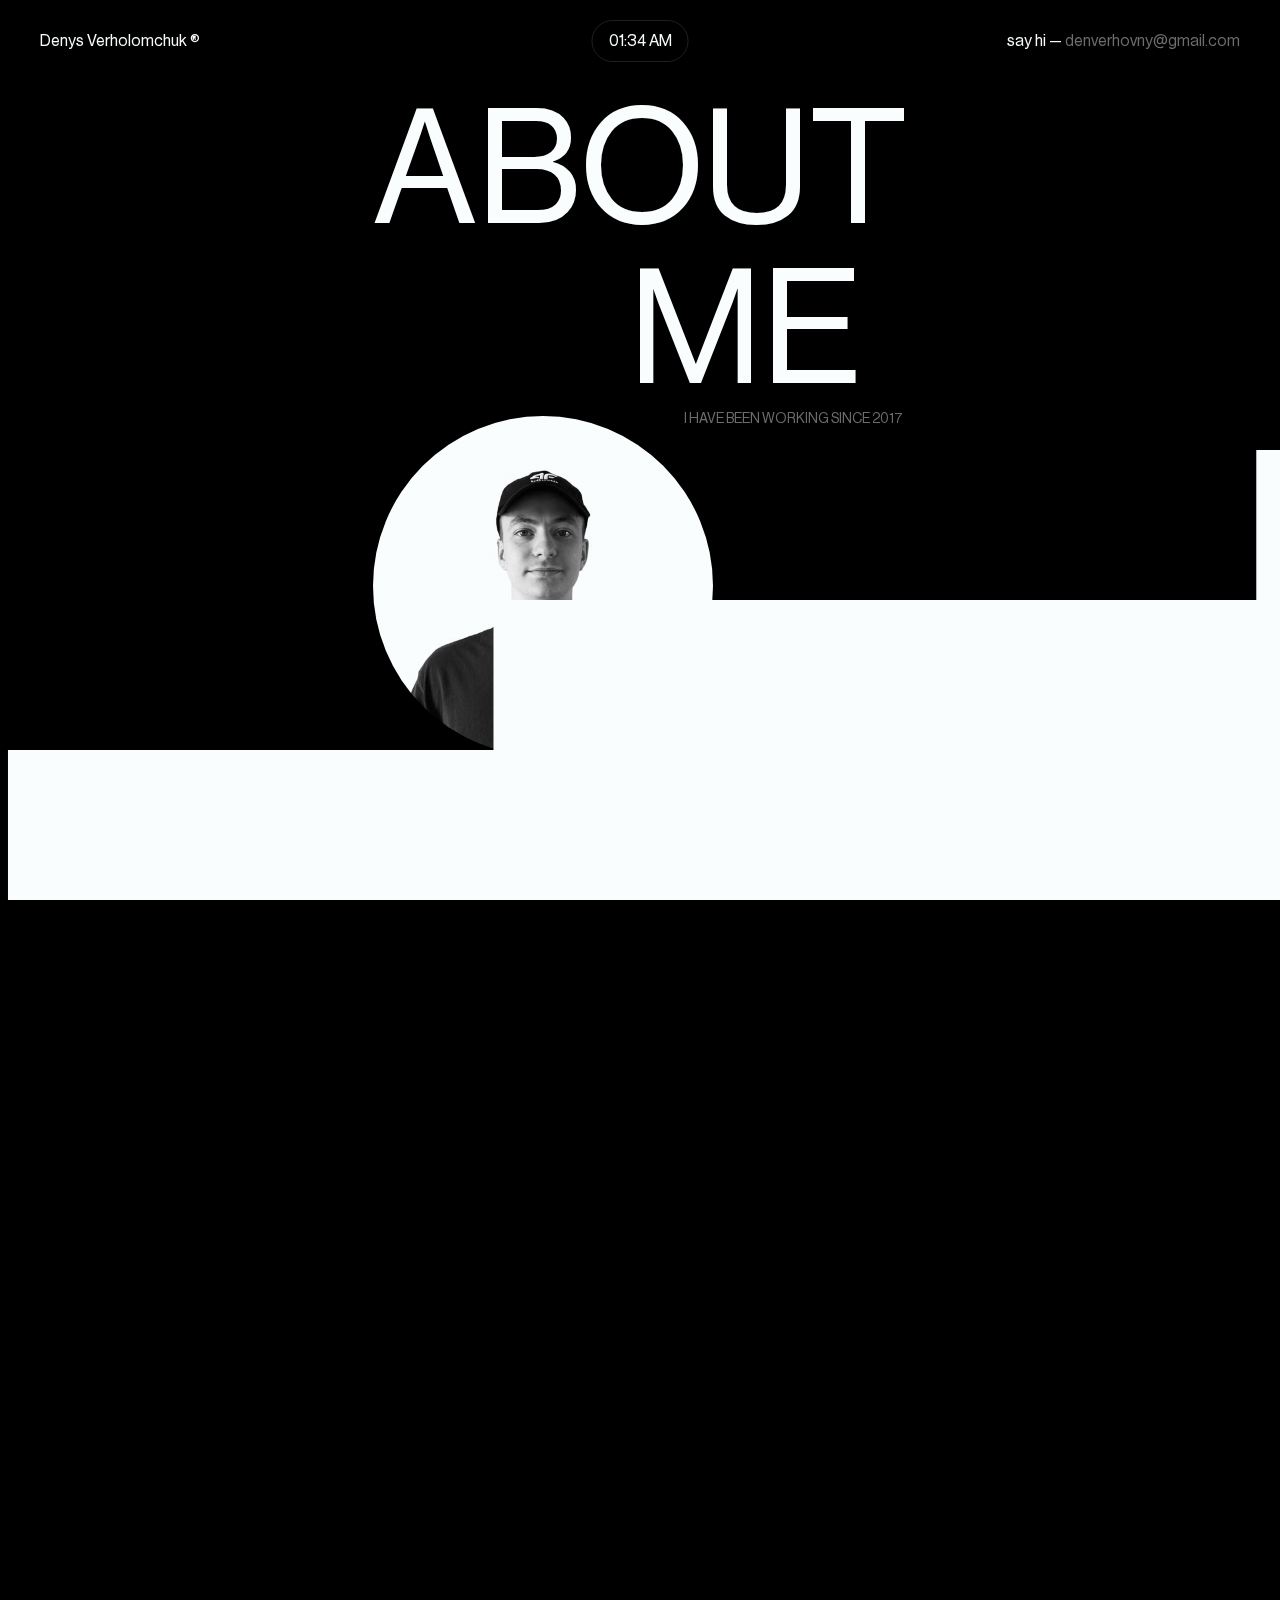
<file: about.html>
﻿<!DOCTYPE html>
<html lang="en">

<head>
    <meta charset="utf-8">
    <meta name="viewport" content="width=device-width, initial-scale=1.0">
    <title>About me</title>
    <meta name="description"
        content="Hey, my name is Denys! I'm a UX/UI Designer & Mentor. I'll help you create a website, landing page, interface.">
    <meta property="og:title" content="Denys Verholomchuk UI/UX Designer & Mentor">
    <meta property="og:description"
        content="Hey, my name is Denys! I'm a UX/UI Designer & Mentor. I'll help you create a website, landing page, interface.">
    <meta property="og:image" content="/preview.jpg">
    <meta name="author" content="Denys Verholomchuk">
    <link rel="icon shortcut" href="favicon.a113c45d.ico" type="image/x-icon">
    <link rel="stylesheet" href="404.9d44942e.css">
    <script type="module" src="index.3ca8d391.js"></script>
    <script type="module" src="playground.c9bd8be1.js"></script>
    <script type="module" src="404.566ce135.js"></script>
    <link rel="stylesheet" href="about.0fe32442.css">
</head>

<body>
    <div class="page">
        <div class="cursor"></div>
        <div class="awards__card"><img src="1.1f6eac1a.jpg" alt="card" class="awards__card_img"></div>
        <div class="page-transition">
            <div class="page-transition_block"></div>
            <div class="page-transition_block"></div>
            <div class="page-transition_block"></div>
            <div class="page-transition_block"></div>
            <div class="page-transition_block"></div>
            <div class="page-transition_block"></div>
        </div>
        <main class="main">
            <header class="header"> <a href="https://verholomchuk.com" class="header__name page-transition_link">Denys
                    Verholomchuk &reg;</a> <time class="header__time">00:00 PM</time>
                <p class="header__text"> <span class="header__text-span">say hi — </span> <a
                        href="mailto:denverhovny@gmail.com" class="header__text-href links">denverhovny@gmail.com</a>
                </p>
            </header>
            <section class="about-me-section">
                <div class="about-me__information">
                    <h3 class="about-me__information_text"><span>About</span><br><span
                            class="about-me__information_text_span">Me</span></h3>
                    <h5 class="about-me__information_description">I have been working since 2017</h5> <img
                        src="5.716a0237.jpg" alt="image" class="about-me__information_image">
                </div>
                <div class="about-me__description">
                    <div class="about-me__description__wrapper"> <svg width="80" height="86" fill="none"
                            class="about-me__description_svg">
                            <path fill="#F9FDFE" fill-rule="evenodd"
                                d="M0 0v6h49.193v68.517L28.71 54.2l-4.276 4.243L52.217 86 80 58.444 75.725 54.2 55.24 74.517V0H0Z"
                                clip-rule="evenodd"></path>
                        </svg>
                        <div class="about-me__description_about">
                            <p class="about-me__description_about_text">web-designer</p>
                            <p class="about-me__description_about_text">mentor</p>
                            <p class="about-me__description_about_text">blogger</p>
                        </div>
                    </div>
                    <p class="about-me__description_description">I have always loved creating and surprising others. I
                        consider design to be my true calling, which I have been doing for many years. This experience
                        helped me become a pro at creating web interfaces for brands.</p>
                </div>
            </section>
            <section class="description-section">
                <h4 class="description_text">I find the balance between art and functionality <span
                        class="description_text-span">and strive to incorporate this vision into each of my projects. As
                        a result</span>, my work captivates both my clients and their users, <span
                        class="description_text-span">evoking a sense of awe and excitement.</span></h4>
            </section>
            <section class="awards-section">
                <h2 class="awards__text"> <span class="awards__text_span">My</span> <span
                        class="awards__text_span">Awards</span> </h2>
                <div class="awards__links"> <a
                        href="https://www.cssdesignawards.com/sites/denis-verholomchuk-web-designer/42257/"
                        target="_blank" class="awards__link" data-award="1">
                        <h6 class="awards__link_platform">cssda</h6>
                        <p class="awards__link_award">website of the day</p>
                        <p class="awards__link_date">nov 05, 2022</p> <svg width="14" height="13" fill="none"
                            class="awards__link_svg">
                            <path fill="#F9FDFE" fill-rule="evenodd"
                                d="M1.002.5h12v12h-1V2.207L1.356 12.854l-.708-.708L11.295 1.5H1.002v-1Z"
                                clip-rule="evenodd"></path>
                        </svg>
                    </a> <a href="https://www.cssdesignawards.com/sites/denis-verholomchuk-web-designer/42257/"
                        target="_blank" class="awards__link" data-award="2">
                        <h6 class="awards__link_platform">cssda</h6>
                        <p class="awards__link_award">ui</p>
                        <p class="awards__link_date">nov 05, 2022</p> <svg width="14" height="13" fill="none"
                            class="awards__link_svg">
                            <path fill="#F9FDFE" fill-rule="evenodd"
                                d="M1.002.5h12v12h-1V2.207L1.356 12.854l-.708-.708L11.295 1.5H1.002v-1Z"
                                clip-rule="evenodd"></path>
                        </svg>
                    </a> <a href="https://www.cssdesignawards.com/sites/denis-verholomchuk-web-designer/42257/"
                        target="_blank" class="awards__link" data-award="3">
                        <h6 class="awards__link_platform">cssda</h6>
                        <p class="awards__link_award">ux</p>
                        <p class="awards__link_date">nov 05, 2022</p> <svg width="14" height="13" fill="none"
                            class="awards__link_svg">
                            <path fill="#F9FDFE" fill-rule="evenodd"
                                d="M1.002.5h12v12h-1V2.207L1.356 12.854l-.708-.708L11.295 1.5H1.002v-1Z"
                                clip-rule="evenodd"></path>
                        </svg>
                    </a> <a href="https://www.cssdesignawards.com/sites/denis-verholomchuk-web-designer/42257/"
                        target="_blank" class="awards__link" data-award="4">
                        <h6 class="awards__link_platform">cssda</h6>
                        <p class="awards__link_award">innovation</p>
                        <p class="awards__link_date">nov 05, 2022</p> <svg width="14" height="13" fill="none"
                            class="awards__link_svg">
                            <path fill="#F9FDFE" fill-rule="evenodd"
                                d="M1.002.5h12v12h-1V2.207L1.356 12.854l-.708-.708L11.295 1.5H1.002v-1Z"
                                clip-rule="evenodd"></path>
                        </svg>
                    </a> <a href="https://www.awwwards.com/sites/submission-6350f49127fca101739633" target="_blank"
                        class="awards__link" data-award="5">
                        <h6 class="awards__link_platform">awwwards</h6>
                        <p class="awards__link_award">honorable mention</p>
                        <p class="awards__link_date">feb 22, 2022</p> <svg width="14" height="13" fill="none"
                            class="awards__link_svg">
                            <path fill="#F9FDFE" fill-rule="evenodd"
                                d="M1.002.5h12v12h-1V2.207L1.356 12.854l-.708-.708L11.295 1.5H1.002v-1Z"
                                clip-rule="evenodd"></path>
                        </svg>
                    </a> <a href="https://www.awwwards.com/sites/denis-verholomchuk" target="_blank"
                        class="awards__link" data-award="6">
                        <h6 class="awards__link_platform">awwwards</h6>
                        <p class="awards__link_award">honorable mention</p>
                        <p class="awards__link_date">oct 28, 2022</p> <svg width="14" height="13" fill="none"
                            class="awards__link_svg">
                            <path fill="#F9FDFE" fill-rule="evenodd"
                                d="M1.002.5h12v12h-1V2.207L1.356 12.854l-.708-.708L11.295 1.5H1.002v-1Z"
                                clip-rule="evenodd"></path>
                        </svg>
                    </a> <a href="https://orpetron.com/sites/denis-verholomchuk/" target="_blank" class="awards__link"
                        data-award="7">
                        <h6 class="awards__link_platform">orpetron</h6>
                        <p class="awards__link_award">orpetron web design appreciation</p>
                        <p class="awards__link_date">mar 16, 2022</p> <svg width="14" height="13" fill="none"
                            class="awards__link_svg">
                            <path fill="#F9FDFE" fill-rule="evenodd"
                                d="M1.002.5h12v12h-1V2.207L1.356 12.854l-.708-.708L11.295 1.5H1.002v-1Z"
                                clip-rule="evenodd"></path>
                        </svg>
                    </a> </div>
            </section>
            <section class="information-section">
                <div class="information_content">
                    <div class="information_content__wrapper" data-speed="1.1">
                        <h3 class="information_content__title"><span>let's start <br> <span
                                    class="information_content__title_span-first">creating </span><br><span
                                    class="information_content__title_span-second">together</span></span></h3> <svg
                            width="97" height="98" fill="none" class="information_content__svg">
                            <path fill="#F9FDFE" fill-rule="evenodd"
                                d="M8 64.742a8 8 0 0 1-8-8V41a8 8 0 0 1 8-8h17.43a7.099 7.099 0 0 0 7.1-7.099V8a8 8 0 0 1 8-8H56.27a8 8 0 0 1 8 8v18.744A6.256 6.256 0 0 0 70.527 33H88.01a8 8 0 0 1 8 8v15.742a8 8 0 0 1-8 8h-19.61a4.13 4.13 0 0 0-4.13 4.129v20.398a8 8 0 0 1-8 8H40.53a8 8 0 0 1-8-8V69.713a4.972 4.972 0 0 0-4.972-4.971H8Zm56.27-29.869a3.132 3.132 0 0 0-3.132-3.131h-25.76a3.636 3.636 0 0 0-3.636 3.636V60.57a4.957 4.957 0 0 0 4.957 4.957h23.118a4.453 4.453 0 0 0 4.452-4.453V34.873Z"
                                clip-rule="evenodd"></path>
                        </svg>
                    </div>
                    <div class="information_content__contacts">
                        <p class="information_content__text"> <span class="information__text-span">say hi — </span> <a
                                href="mailto:denverhovny@gmail.com"
                                class="information_content__text-href links">denverhovny@gmail.com</a> </p>
                        <div class="information_content__links"> <span class="information_content__link links"> <a
                                    href="https://dribbble.com/verholomchuk" target="_blank"
                                    class="information_content__link link3D">
                                    <div><span class="link3D_text">Dribbble</span></div>
                                </a> <svg width="13" height="13" fill="none" class="information_content__link_svg">
                                    <path d="M.354 0h12v12h-1V1.707L.707 12.354 0 11.646 10.646 1H.354V0Z"
                                        clip-rule="evenodd"></path>
                                </svg> </span> <span class="information_content__link links"> <a
                                    href="https://www.behance.net/verholomchuk" target="_blank"
                                    class="information_content__link link3D">
                                    <div><span class="link3D_text">Behance</span></div>
                                </a> <svg width="13" height="13" fill="none" class="information_content__link_svg">
                                    <path d="M.354 0h12v12h-1V1.707L.707 12.354 0 11.646 10.646 1H.354V0Z"
                                        clip-rule="evenodd"></path>
                                </svg> </span> <span class="information_content__link links"> <a
                                    href="https://www.linkedin.com/in/verholomchuk/" target="_blank"
                                    class="information_content__link link3D">
                                    <div><span class="link3D_text">LinkedIn</span></div>
                                </a> <svg width="13" height="13" fill="none" class="information_content__link_svg">
                                    <path d="M.354 0h12v12h-1V1.707L.707 12.354 0 11.646 10.646 1H.354V0Z"
                                        clip-rule="evenodd"></path>
                                </svg> </span> <span class="information_content__link links"> <a
                                    href="https://t.me/verholomchuk" target="_blank"
                                    class="information_content__link link3D">
                                    <div><span class="link3D_text">Telegram</span></div>
                                </a> <svg width="13" height="13" fill="none" class="information_content__link_svg">
                                    <path d="M.354 0h12v12h-1V1.707L.707 12.354 0 11.646 10.646 1H.354V0Z"
                                        clip-rule="evenodd"></path>
                                </svg> </span> <span class="information_content__link links"> <a
                                    href="https://www.youtube.com/@verholomchuk&quot;" target="_blank"
                                    class="information_content__link link3D">
                                    <div><span class="link3D_text">Youtube</span></div>
                                </a> <svg width="13" height="13" fill="none" class="information_content__link_svg">
                                    <path d="M.354 0h12v12h-1V1.707L.707 12.354 0 11.646 10.646 1H.354V0Z"
                                        clip-rule="evenodd"></path>
                                </svg> </span> </div>
                    </div>
                </div>
                <form class="information_form" id="form-link">
                    <div class="information_form_wrapper">
                        <div class="information_form__contacts"> <label for=""
                                class="information_form__contacts_label">Your Data</label>
                            <div class="information_form__contacts_inputs"> <input
                                    class="information_form__contacts_name" type="text" name="name" placeholder="Name*"
                                    required="" minlength="2"> <input class="information_form__contacts_email"
                                    type="email" name="email" placeholder="Email*" required=""> </div>
                        </div>
                        <div class="information_form__type"> <label class="information_form__type_label">You are
                                interested in</label>
                            <div class="information_form__type_radios">
                                <div class="form-buttons information_form__type_radio"> <input
                                        class="information_form__type_radio_input" type="radio" name="type"
                                        value="UI/UX" id="interface-design" required=""> <label
                                        class="information_form__type_radio_label" for="interface-design">UX/UI
                                        Design</label> </div>
                                <div class="form-buttons information_form__type_radio"> <input
                                        class="information_form__type_radio_input" type="radio" name="type"
                                        value="Web-design" id="web-design" required=""> <label
                                        class="information_form__type_radio_label" for="web-design">Web-design</label>
                                </div>
                                <div class="form-buttons information_form__type_radio"> <input
                                        class="information_form__type_radio_input" type="radio" name="type"
                                        value="Web-development" id="web-development" required=""> <label
                                        class="information_form__type_radio_label"
                                        for="interface">Web-development</label> </div>
                                <div class="form-buttons information_form__type_radio"> <input
                                        class="information_form__type_radio_input" type="radio" name="type"
                                        value="Web creation" id="website-creation" required=""> <label
                                        class="information_form__type_radio_label" for="interface">Website
                                        creation</label> </div>
                                <div class="form-buttons information_form__type_radio"> <input
                                        class="information_form__type_radio_input" type="radio" name="type"
                                        id="animation"> <label class="information_form__type_radio_label"
                                        for="interface">Animation</label> </div>
                                <div class="form-buttons information_form__type_radio"> <input
                                        class="information_form__type_radio_input" type="radio" name="type"
                                        value="Other" id="other" required=""> <label
                                        class="information_form__type_radio_label" for="interface">Other</label> </div>
                            </div>
                        </div>
                        <div class="information_form__type"> <label class="information_form__type_label">Budget in
                                USD:</label>
                            <div class="information_form__type_radios">
                                <div class="form-buttons information_form__type_radio"> <input
                                        class="information_form__type_radio_input" type="radio" name="budget"
                                        value="1k-3k" required=""> <label class="information_form__type_radio_label"
                                        for="1k-3k">$1k-3k</label> </div>
                                <div class="form-buttons information_form__type_radio"> <input
                                        class="information_form__type_radio_input" type="radio" name="budget"
                                        value="3k-5k"> <label class="information_form__type_radio_label"
                                        for="3k-5k">$3k-5k</label> </div>
                                <div class="form-buttons information_form__type_radio"> <input
                                        class="information_form__type_radio_input" type="radio" name="budget"
                                        value="5k-10k"> <label class="information_form__type_radio_label"
                                        for="5k-10k">$5k-10k</label> </div>
                            </div>
                        </div> <input class="information_form_description" type="text" name="description"
                            placeholder="Project details">
                    </div>
                    <div class="information_form_submited">
                        <div class="information_form_submited_wrapper"> <svg width="38" height="28" fill="none"
                                class="information_form_submited_wrapper_svg">
                                <path stroke="#F9FDFE" stroke-width="2" d="M1 15.49 11.655 26 37 1"></path>
                            </svg> </div>
                    </div>
                    <div class="information_form_error">
                        <div class="information_form_error_wrapper"> <svg width="32" height="32" fill="none"
                                class="information_form_error_wrapper_svg">
                                <path stroke="#F9FDFE" stroke-width="2" d="M1 31 31 1M1 1l30 29"></path>
                            </svg> </div>
                    </div> <button class="information_form_submit" name="submit" type="submit"><span
                            class="information_form_submit_span">Submit Message</span><span
                            class="information_form_submit_span">Submit Message</span></button>
                </form>
            </section>
        </main>
        <footer class="footer">
            <div class="footer__progress-bar"></div>
            <div class="footer_burger-menu">
                <p class="footer_menu_name">Denys Verholomchuk&reg;</p>
                <div class="footer_menu_links"> <a class="footer_menu_link page-transition_link"
                        href="https://verholomchuk.com">Main</a> <a class="footer_menu_link page-transition_link"
                        href="https://verholomchuk.com/about">About</a> <a class="footer_menu_link page-transition_link"
                        href="https://verholomchuk.com/playground">Playground</a> </div>
                <div class="footer_content__contacts">
                    <p class="footer_content__text"> <span class="footer__text-span">say hi — </span> <a
                            href="mailto:denverhovny@gmail.com"
                            class="footer_content__text-href">denverhovny@gmail.com</a> </p>
                    <div class="footer_content__links"> <span class="footer_content__link links"> <a
                                href="https://dribbble.com/verholomchuk" target="_blank"
                                class="footer_content__link link3D">
                                <div><span class="link3D_text">Dribbble</span></div>
                            </a> <svg width="13" height="13" fill="none" class="footer_content__link_svg">
                                <path d="M.354 0h12v12h-1V1.707L.707 12.354 0 11.646 10.646 1H.354V0Z"
                                    clip-rule="evenodd"></path>
                            </svg> </span> <span class="footer_content__link links"> <a
                                href="https://www.behance.net/verholomchuk" target="_blank"
                                class="footer_content__link link3D">
                                <div><span class="link3D_text">Behance</span></div>
                            </a> <svg width="13" height="13" fill="none" class="footer_content__link_svg">
                                <path d="M.354 0h12v12h-1V1.707L.707 12.354 0 11.646 10.646 1H.354V0Z"
                                    clip-rule="evenodd"></path>
                            </svg> </span> <span class="footer_content__link links"> <a
                                href="https://www.linkedin.com/in/verholomchuk/" target="_blank"
                                class="footer_content__link link3D">
                                <div><span class="link3D_text">LinkedIn</span></div>
                            </a> <svg width="13" height="13" fill="none" class="footer_content__link_svg">
                                <path d="M.354 0h12v12h-1V1.707L.707 12.354 0 11.646 10.646 1H.354V0Z"
                                    clip-rule="evenodd"></path>
                            </svg> </span> <span class="footer_content__link links"> <a href="https://t.me/verholomchuk"
                                target="_blank" class="footer_content__link link3D">
                                <div><span class="link3D_text">Telegram</span></div>
                            </a> <svg width="13" height="13" fill="none" class="footer_content__link_svg">
                                <path d="M.354 0h12v12h-1V1.707L.707 12.354 0 11.646 10.646 1H.354V0Z"
                                    clip-rule="evenodd"></path>
                            </svg> </span> <span class="footer_content__link links"> <a
                                href="https://www.youtube.com/@verholomchuk" target="_blank"
                                class="footer_content__link link3D">
                                <div><span class="link3D_text">Youtube</span></div>
                            </a> <svg width="13" height="13" fill="none" class="footer_content__link_svg">
                                <path d="M.354 0h12v12h-1V1.707L.707 12.354 0 11.646 10.646 1H.354V0Z"
                                    clip-rule="evenodd"></path>
                            </svg> </span> </div>
                </div>
                <p class="footer_menu_text">Personal portfolio &copy; 2024</p>
            </div>
            <div class="footer__wrapper"> <button class="footer_burger-button"> <svg width="25" height="25" fill="none"
                        class="footer_burger-button_svg" viewbox="0 0 25 24">
                        <path stroke="#D6D8DA" stroke-linecap="round" d="M1 4h22"
                            class="footer_burger-button_svg-first"></path>
                        <path stroke="#D6D8DA" stroke-linecap="round" d="M1 19h22"
                            class="footer_burger-button_svg-second"></path>
                        <rect width="22" height="7" x="1" y="8" stroke="#D6D8DA" rx="3.5"></rect>
                    </svg> <span class="footer_burger-button_text">Menu</span> </button> <a
                    href="https://verholomchuk.com" class="footer_text page-transition_link">Personal portfolio &copy;
                    2024</a>
                <div class="footer_links"> <a href="https://verholomchuk.com/about"
                        class="footer_link link3D links page-transition_link">
                        <div><span class="link3D_text links">About&nbsp;me</span></div>
                    </a> <a href="https://verholomchuk.com/playground"
                        class="footer_link link3D links page-transition_link">
                        <div><span class="link3D_text links">Playground</span></div>
                    </a> </div> <a href="#form-link" class="following footer_button"><span
                        class="footer_button_span">Contact me</span><span class="footer_button_span">Contact
                        me</span></a>
            </div>
        </footer>
    </div>
    <script type="module" src="about.584bd348.js"></script>
    <script async="" src="https://www.googletagmanager.com/gtag/js?id=G-T9XXF7M3BT%22%3E"></script>
    <script>function a() { dataLayer.push(arguments) } window.dataLayer = window.dataLayer || [], a("js", new Date), a("config", "G-T9XXF7M3BT");</script>
</body>

</html>
</file>
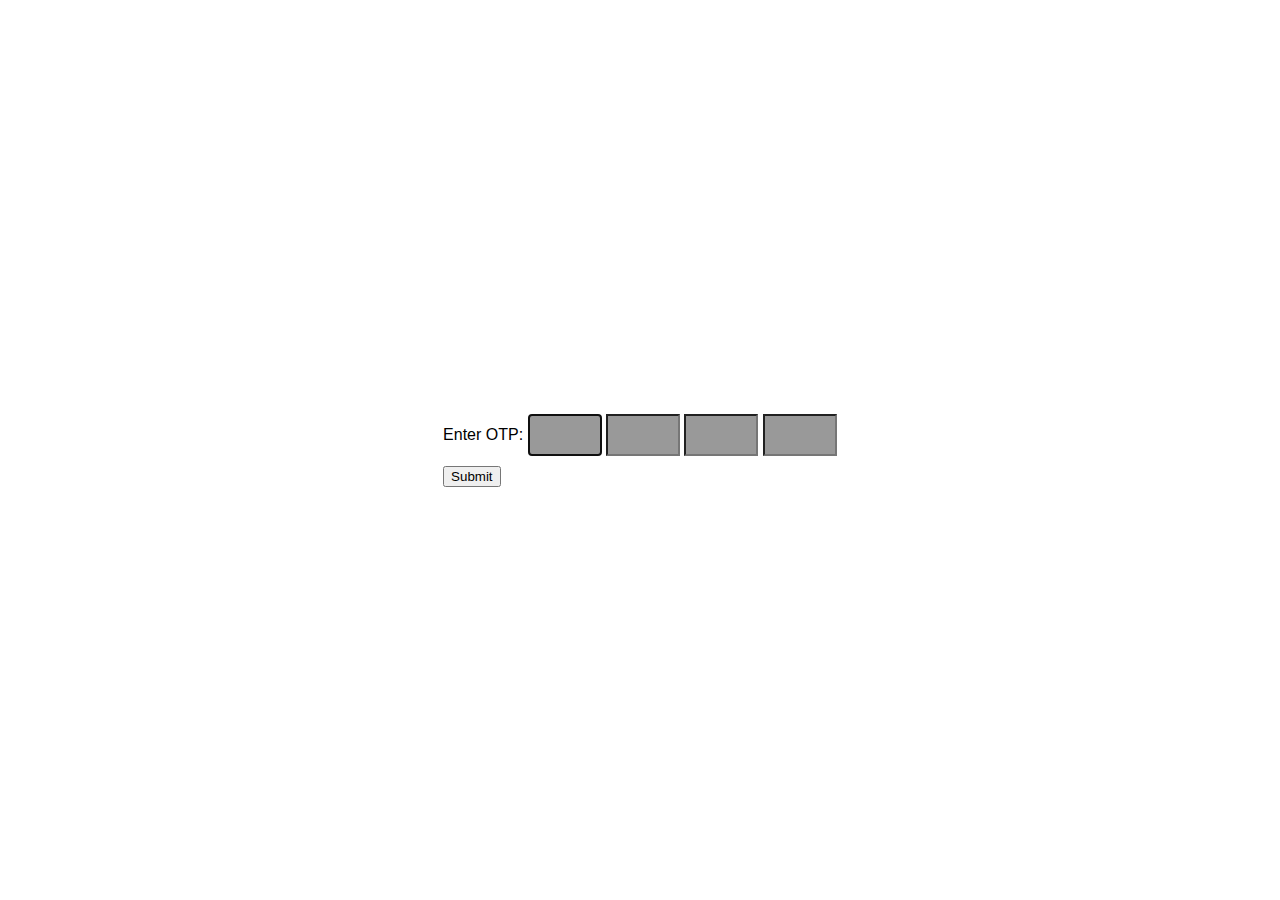
<file: etc.html>
<!DOCTYPE html>
<html lang="en">

<head>
    <meta charset="UTF-8">
    <meta name="viewport" content="width=device-width, initial-scale=1.0">
    <title>OTP Validation</title>
    <style>
        body {
            font-family: Arial, sans-serif;
            display: flex;
            justify-content: center;
            align-items: center;
            height: 100vh;
            margin: 0;
        }

        .otp-input {
            font-size: 16px;
            padding: 10px;
            width: 50px;
            text-align: center;
        }

        #errorMessage,
        #successMessage,
        #blockMessage {
            margin-top: 5px;
        }

        #countdown {
            font-size: 16px;
            color: red;
            margin-top: 10px;
        }
    </style>
</head>

<body>

    <div id="otpForm">
        <label for="otpInput">Enter OTP:</label>
        <input class="otp-input" type="text" maxlength="1" oninput="moveToNext(this)"
            onkeydown="handleBackspace(event, this)" autofocus>
        <input class="otp-input" type="text" maxlength="1" oninput="moveToNext(this)"
            onkeydown="handleBackspace(event, this)">
        <input class="otp-input" type="text" maxlength="1" oninput="moveToNext(this)"
            onkeydown="handleBackspace(event, this)">
        <input class="otp-input" type="text" maxlength="1" oninput="validateOTP()"
            onkeydown="handleBackspace(event, this)">
        <div id="errorMessage"></div>
        <div id="successMessage"></div>
        <div id="blockMessage"></div>
        <div id="countdown"></div>
        <button onclick="validateOTP()">Submit</button>
    </div>

    <script>
        const correctOTP = "2244";
        let incorrectAttempts = 0;
        const maxAttempts = 5;
        const blockDuration = 5 * 60 * 1000; // 5 minutes in milliseconds
        let blockTimeout;

        function moveToNext(currentInput) {
            const inputValue = currentInput.value;

            if (inputValue.length === 1) {
                const nextInput = currentInput.nextElementSibling;
                if (nextInput) {
                    nextInput.focus();
                }
            }
        }

        function handleBackspace(event, currentInput) {
            const inputValue = currentInput.value;

            if (event.key === "Backspace" && inputValue.length === 0) {
                const prevInput = currentInput.previousElementSibling;
                if (prevInput) {
                    prevInput.focus();
                }
            }
        }
        // document.querySelectorAll('.otp-input').forEach(style.backgroundColor = '#999999')
        document.querySelectorAll('.otp-input').forEach(input => input.style.backgroundColor = '#999999');


        function clearOTPInputs() {
            // Clear all OTP input fields
            const otpInputs = document.querySelectorAll('.otp-input');
            otpInputs.forEach(input => input.value = '');
        }

        function blockUser() {
            document.getElementById('errorMessage').innerHTML = 'Too many incorrect attempts. Please try again later.';
            document.getElementById('successMessage').innerHTML = '';
            document.getElementById('otpForm').style.pointerEvents = 'none';

            // Display block message
            document.getElementById('blockMessage').innerHTML = 'You are blocked for 5 minutes.';
            document.getElementById('countdown').innerHTML = '';

            // Set a countdown timer for 5 minutes
            let countdown = blockDuration / 1000;
            updateCountdown();

            blockTimeout = setTimeout(() => {
                // Unblock the user after the specified duration
                document.getElementById('otpForm').style.pointerEvents = 'auto';
                document.getElementById('blockMessage').innerHTML = '';
                clearTimeout(blockTimeout);
            }, blockDuration);

            function updateCountdown() {
                if (countdown >= 0) {
                    document.getElementById('countdown').innerHTML = `Try again in ${formatTime(countdown)}`;
                    countdown--;
                    setTimeout(updateCountdown, 1000);
                }
            }

            function formatTime(seconds) {
                const minutes = Math.floor(seconds / 60);
                const remainingSeconds = seconds % 60;
                return `${minutes}:${remainingSeconds < 10 ? '0' : ''}${remainingSeconds}`;
            }
        }

        function validateOTP() {
            if (blockTimeout) {
                // User is blocked, do not proceed
                return;
            }

            const userOTP = Array.from(document.querySelectorAll('.otp-input')).map(input => input.value).join('');

            // Check if the entered OTP matches the correct code
            if (userOTP === correctOTP) {
                document.getElementById('errorMessage').innerHTML = '';
                document.getElementById('successMessage').innerHTML = 'OTP is correct. Access granted!';
            } else {
                // Increment incorrect attempts counter
                incorrectAttempts++;

                if (incorrectAttempts >= maxAttempts) {
                    // Block the user if the maximum attempts are reached
                    blockUser();
                } else {
                    document.getElementById('errorMessage').innerHTML = 'Incorrect OTP. Please try again.';
                    document.getElementById('successMessage').innerHTML = '';

                    // Clear OTP inputs on incorrect entry
                    clearOTPInputs();
                }
            }
        }
    </script>

</body>

</html>
</file>
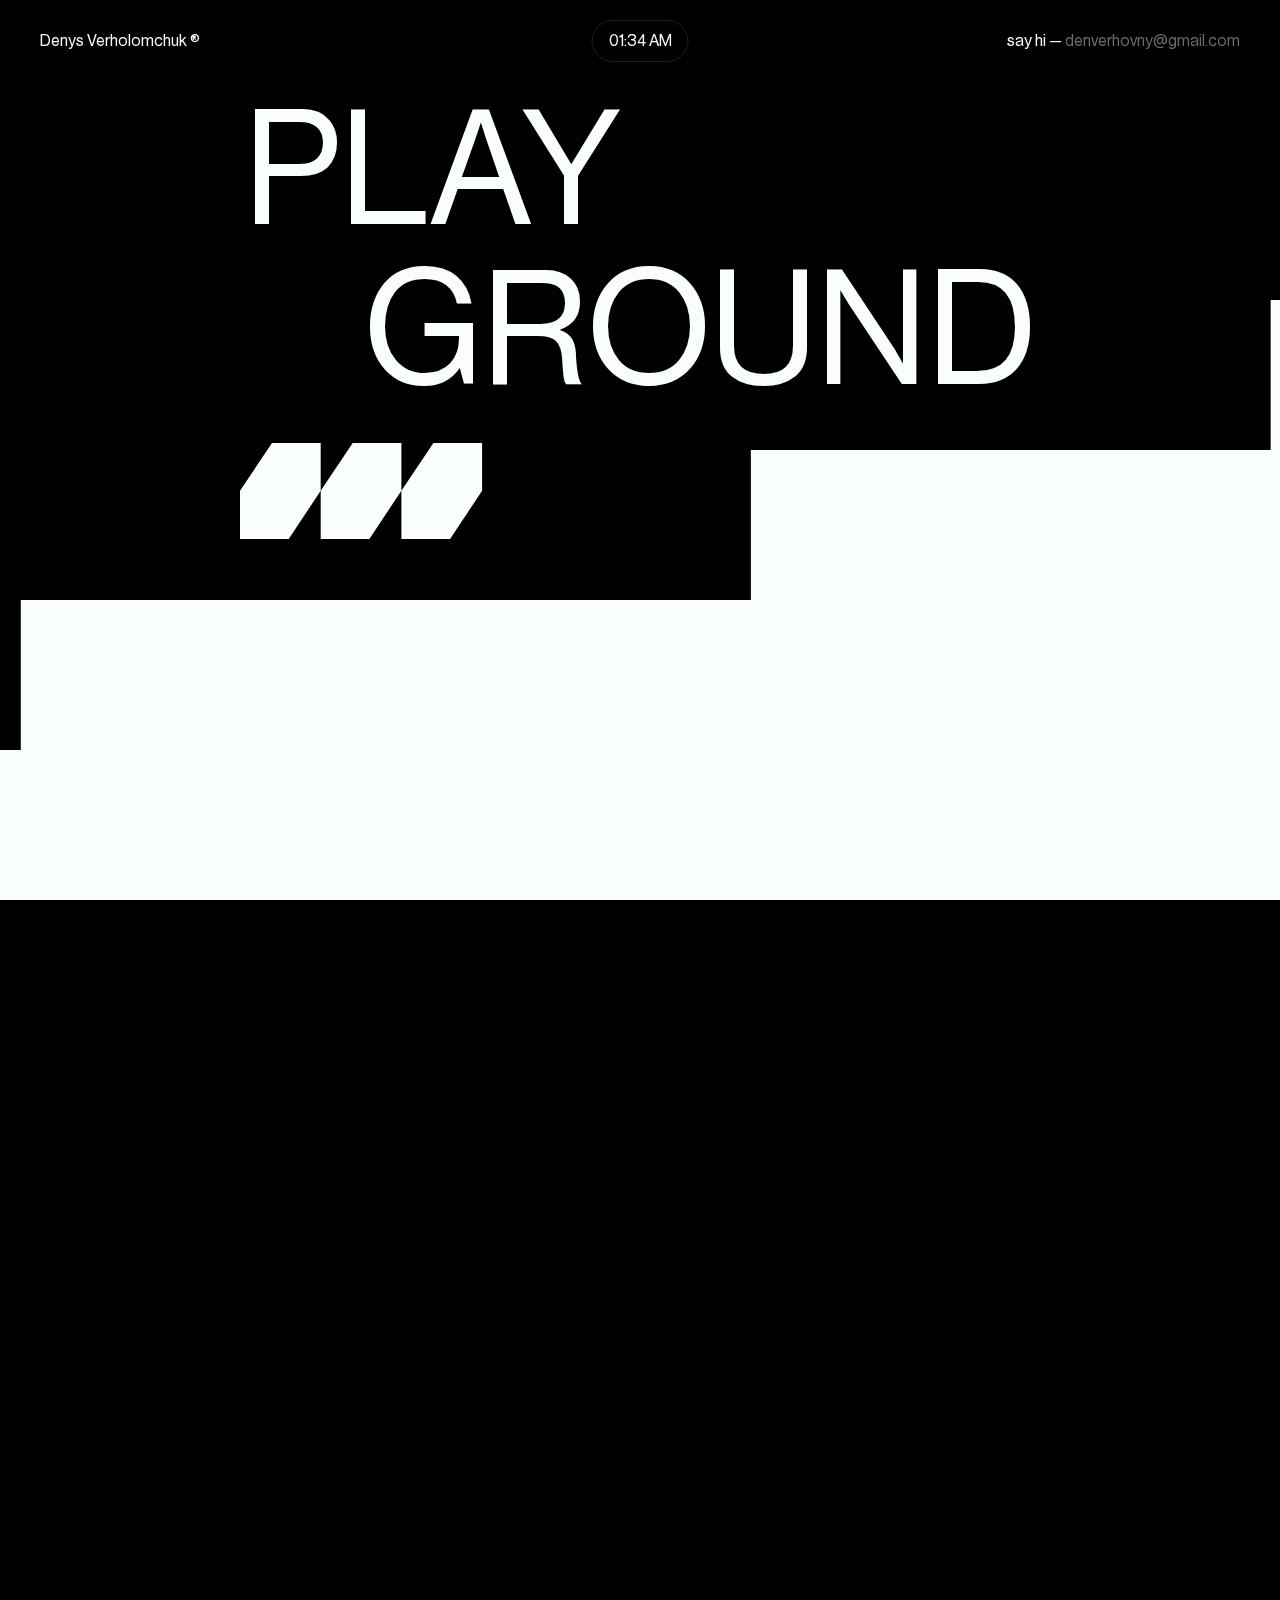
<file: playground.html>
﻿<!DOCTYPE html><html lang="en"><head><meta charset="utf-8"><meta name="viewport" content="width=device-width, initial-scale=1.0"><title>Playground</title><meta name="description" content="Hey, my name is Denys! I'm a UX/UI Designer & Mentor. I'll help you create a website, landing page, interface."><meta property="og:title" content="Denys Verholomchuk UI/UX Designer & Mentor"><meta property="og:description" content="Hey, my name is Denys! I'm a UX/UI Designer & Mentor. I'll help you create a website, landing page, interface."><meta property="og:image" content="/preview.jpg"><meta name="author" content="Denys Verholomchuk"><link rel="icon shortcut" href="favicon.a113c45d.ico" type="image/x-icon"><link rel="stylesheet" href="404.9d44942e.css"><script type="module" src="index.3ca8d391.js"></script><script type="module" src="playground.c9bd8be1.js"></script><script type="module" src="404.566ce135.js"></script><link rel="stylesheet" href="playground.f3a34772.css"></head><body> <div class="page"> <div class="cursor"></div> <div class="page-transition"> <div class="page-transition_block"></div> <div class="page-transition_block"></div> <div class="page-transition_block"></div> <div class="page-transition_block"></div> <div class="page-transition_block"></div> <div class="page-transition_block"></div> </div> <main class="main"> <header class="header"> <a href="https://verholomchuk.com" class="header__name page-transition_link">Denys Verholomchuk &reg;</a> <time class="header__time">00:00 PM</time> <p class="header__text"> <span class="header__text-span">say hi —</span> <a href="mailto:denverhovny@gmail.com" class="header__text-href links">denverhovny@gmail.com</a> </p> </header> <section class="playground-section"> <div class="playground__information"><h2 class="playground__information_text">Play<br><span class="playground__information_text_span">ground</span></h2></div> <div class="playground__description"> <svg width="243" height="96" fill="none" class="playground_description_svg"><path fill="#F9FDFE" d="M32 0 0 47.768V96h48.696l32-48.232V0H32Z"></path><path fill="#F9FDFE" d="m112.695 0-32 47.768V96h48.696l32-48.232V0h-48.696ZM193.395 0l-32 47.768V96h48.695l32-48.232V0h-48.695Z"></path></svg> <p class="playground_description_text">These are design concepts that I create to refine my skills and explore new possibilities in interfaces. It helps me generate fresh and impressive designs through experimentation and continuous improvement.</p> </div> </section> <section class="works-section"> <h4 class="works__date">2024</h4> <div class="works__images"> <img src="1.5da9d0e0.jpg" alt="work" class="works__image"> <img src="2.8fa522ea.jpg" alt="work" class="works__image"> <img src="3.82d70457.jpg" alt="work" class="works__image"> <img src="4.ab56ecba.jpg" alt="work" class="works__image"> <img src="5.7aabff83.jpg" alt="work" class="works__image"> <img src="6.2b271000.jpg" alt="work" class="works__image"> <img src="7.171d28e4.jpg" alt="work" class="works__image"> <img src="8.5d6aaf9d.jpg" alt="work" class="works__image"> <img src="9.8ca4c336.jpg" alt="work" class="works__image"> </div> </section> <section class="information-section"> <div class="information_content"> <div class="information_content__wrapper" data-speed="1.1"> <h3 class="information_content__title"><span>let's start <br> <span class="information_content__title_span-first">creating </span><br><span class="information_content__title_span-second">together</span></span></h3> <svg width="97" height="98" fill="none" class="information_content__svg"><path fill="#F9FDFE" fill-rule="evenodd" d="M8 64.742a8 8 0 0 1-8-8V41a8 8 0 0 1 8-8h17.43a7.099 7.099 0 0 0 7.1-7.099V8a8 8 0 0 1 8-8H56.27a8 8 0 0 1 8 8v18.744A6.256 6.256 0 0 0 70.527 33H88.01a8 8 0 0 1 8 8v15.742a8 8 0 0 1-8 8h-19.61a4.13 4.13 0 0 0-4.13 4.129v20.398a8 8 0 0 1-8 8H40.53a8 8 0 0 1-8-8V69.713a4.972 4.972 0 0 0-4.972-4.971H8Zm56.27-29.869a3.132 3.132 0 0 0-3.132-3.131h-25.76a3.636 3.636 0 0 0-3.636 3.636V60.57a4.957 4.957 0 0 0 4.957 4.957h23.118a4.453 4.453 0 0 0 4.452-4.453V34.873Z" clip-rule="evenodd"></path></svg> </div> <div class="information_content__contacts"> <p class="information_content__text"> <span class="information__text-span">say hi — </span> <a href="mailto:denverhovny@gmail.com" class="information_content__text-href links">denverhovny@gmail.com</a> </p> <div class="information_content__links"> <span class="information_content__link links"> <a href="https://dribbble.com/verholomchuk" target="_blank" class="information_content__link link3D"><div><span class="link3D_text">Dribbble</span></div></a> <svg width="13" height="13" fill="none" class="information_content__link_svg"><path d="M.354 0h12v12h-1V1.707L.707 12.354 0 11.646 10.646 1H.354V0Z" clip-rule="evenodd"></path></svg> </span> <span class="information_content__link links"> <a href="https://www.behance.net/verholomchuk" target="_blank" class="information_content__link link3D"><div><span class="link3D_text">Behance</span></div></a> <svg width="13" height="13" fill="none" class="information_content__link_svg"><path d="M.354 0h12v12h-1V1.707L.707 12.354 0 11.646 10.646 1H.354V0Z" clip-rule="evenodd"></path></svg> </span> <span class="information_content__link links"> <a href="https://www.linkedin.com/in/verholomchuk/" target="_blank" class="information_content__link link3D"><div><span class="link3D_text">LinkedIn</span></div></a> <svg width="13" height="13" fill="none" class="information_content__link_svg"><path d="M.354 0h12v12h-1V1.707L.707 12.354 0 11.646 10.646 1H.354V0Z" clip-rule="evenodd"></path></svg> </span> <span class="information_content__link links"> <a href="https://t.me/verholomchuk" target="_blank" class="information_content__link link3D"><div><span class="link3D_text">Telegram</span></div></a> <svg width="13" height="13" fill="none" class="information_content__link_svg"><path d="M.354 0h12v12h-1V1.707L.707 12.354 0 11.646 10.646 1H.354V0Z" clip-rule="evenodd"></path></svg> </span> <span class="information_content__link links"> <a href="https://www.youtube.com/@verholomchuk&quot;" target="_blank" class="information_content__link link3D"><div><span class="link3D_text">Youtube</span></div></a> <svg width="13" height="13" fill="none" class="information_content__link_svg"><path d="M.354 0h12v12h-1V1.707L.707 12.354 0 11.646 10.646 1H.354V0Z" clip-rule="evenodd"></path></svg> </span> </div> </div> </div> <form class="information_form" id="form-link"> <div class="information_form_wrapper"> <div class="information_form__contacts"> <label for="" class="information_form__contacts_label">Your Data</label> <div class="information_form__contacts_inputs"> <input class="information_form__contacts_name" type="text" name="name" placeholder="Name*" required="" minlength="2"> <input class="information_form__contacts_email" type="email" name="email" placeholder="Email*" required=""> </div> </div> <div class="information_form__type"> <label class="information_form__type_label">You are interested in</label> <div class="information_form__type_radios"> <div class="form-buttons information_form__type_radio"> <input class="information_form__type_radio_input" type="radio" name="type" value="UI/UX" id="interface-design" required=""> <label class="information_form__type_radio_label" for="interface-design">UX/UI Design</label> </div> <div class="form-buttons information_form__type_radio"> <input class="information_form__type_radio_input" type="radio" name="type" value="Web-design" id="web-design" required=""> <label class="information_form__type_radio_label" for="web-design">Web-design</label> </div> <div class="form-buttons information_form__type_radio"> <input class="information_form__type_radio_input" type="radio" name="type" value="Web-development" id="web-development" required=""> <label class="information_form__type_radio_label" for="interface">Web-development</label> </div> <div class="form-buttons information_form__type_radio"> <input class="information_form__type_radio_input" type="radio" name="type" value="Web creation" id="website-creation" required=""> <label class="information_form__type_radio_label" for="interface">Website creation</label> </div> <div class="form-buttons information_form__type_radio"> <input class="information_form__type_radio_input" type="radio" name="type" id="animation"> <label class="information_form__type_radio_label" for="interface">Animation</label> </div> <div class="form-buttons information_form__type_radio"> <input class="information_form__type_radio_input" type="radio" name="type" value="Other" id="other" required=""> <label class="information_form__type_radio_label" for="interface">Other</label> </div> </div> </div> <div class="information_form__type"> <label class="information_form__type_label">Budget in USD:</label> <div class="information_form__type_radios"> <div class="form-buttons information_form__type_radio"> <input class="information_form__type_radio_input" type="radio" name="budget" value="1k-3k" required=""> <label class="information_form__type_radio_label" for="1k-3k">$1k-3k</label> </div> <div class="form-buttons information_form__type_radio"> <input class="information_form__type_radio_input" type="radio" name="budget" value="3k-5k"> <label class="information_form__type_radio_label" for="3k-5k">$3k-5k</label> </div> <div class="form-buttons information_form__type_radio"> <input class="information_form__type_radio_input" type="radio" name="budget" value="5k-10k"> <label class="information_form__type_radio_label" for="5k-10k">$5k-10k</label> </div> </div> </div> <input class="information_form_description" type="text" name="description" placeholder="Project details"> </div> <div class="information_form_submited"> <div class="information_form_submited_wrapper"> <svg width="38" height="28" fill="none" class="information_form_submited_wrapper_svg"><path stroke="#F9FDFE" stroke-width="2" d="M1 15.49 11.655 26 37 1"></path></svg> </div> </div> <div class="information_form_error"> <div class="information_form_error_wrapper"> <svg width="32" height="32" fill="none" class="information_form_error_wrapper_svg"><path stroke="#F9FDFE" stroke-width="2" d="M1 31 31 1M1 1l30 29"></path></svg> </div> </div> <button class="information_form_submit" name="submit" type="submit"><span class="information_form_submit_span">Submit Message</span><span class="information_form_submit_span">Submit Message</span></button> </form> </section> </main> <footer class="footer"> <div class="footer__progress-bar"></div> <div class="footer_burger-menu"> <p class="footer_menu_name">Denys Verholomchuk&reg;</p> <div class="footer_menu_links"> <a class="footer_menu_link page-transition_link" href="https://verholomchuk.com">Main</a> <a class="footer_menu_link page-transition_link" href="https://verholomchuk.com/about">About</a> <a class="footer_menu_link page-transition_link" href="https://verholomchuk.com/playground">Playground</a> </div> <div class="footer_content__contacts"> <p class="footer_content__text"> <span class="footer__text-span">say hi — </span> <a href="mailto:denverhovny@gmail.com" class="footer_content__text-href">denverhovny@gmail.com</a> </p> <div class="footer_content__links"> <span class="footer_content__link links"> <a href="https://dribbble.com/verholomchuk" target="_blank" class="footer_content__link link3D"><div><span class="link3D_text">Dribbble</span></div></a> <svg width="13" height="13" fill="none" class="footer_content__link_svg"><path d="M.354 0h12v12h-1V1.707L.707 12.354 0 11.646 10.646 1H.354V0Z" clip-rule="evenodd"></path></svg> </span> <span class="footer_content__link links"> <a href="https://www.behance.net/verholomchuk" target="_blank" class="footer_content__link link3D"><div><span class="link3D_text">Behance</span></div></a> <svg width="13" height="13" fill="none" class="footer_content__link_svg"><path d="M.354 0h12v12h-1V1.707L.707 12.354 0 11.646 10.646 1H.354V0Z" clip-rule="evenodd"></path></svg> </span> <span class="footer_content__link links"> <a href="https://www.linkedin.com/in/verholomchuk/" target="_blank" class="footer_content__link link3D"><div><span class="link3D_text">LinkedIn</span></div></a> <svg width="13" height="13" fill="none" class="footer_content__link_svg"><path d="M.354 0h12v12h-1V1.707L.707 12.354 0 11.646 10.646 1H.354V0Z" clip-rule="evenodd"></path></svg> </span> <span class="footer_content__link links"> <a href="https://t.me/verholomchuk" target="_blank" class="footer_content__link link3D"><div><span class="link3D_text">Telegram</span></div></a> <svg width="13" height="13" fill="none" class="footer_content__link_svg"><path d="M.354 0h12v12h-1V1.707L.707 12.354 0 11.646 10.646 1H.354V0Z" clip-rule="evenodd"></path></svg> </span> <span class="footer_content__link links"> <a href="https://www.youtube.com/@verholomchuk" target="_blank" class="footer_content__link link3D"><div><span class="link3D_text">Youtube</span></div></a> <svg width="13" height="13" fill="none" class="footer_content__link_svg"><path d="M.354 0h12v12h-1V1.707L.707 12.354 0 11.646 10.646 1H.354V0Z" clip-rule="evenodd"></path></svg> </span> </div> </div> <p class="footer_menu_text">Personal portfolio &copy; 2024</p> </div> <div class="footer__wrapper"> <button class="footer_burger-button"> <svg width="25" height="25" fill="none" class="footer_burger-button_svg" viewbox="0 0 25 24"><path stroke="#D6D8DA" stroke-linecap="round" d="M1 4h22" class="footer_burger-button_svg-first"></path><path stroke="#D6D8DA" stroke-linecap="round" d="M1 19h22" class="footer_burger-button_svg-second"></path><rect width="22" height="7" x="1" y="8" stroke="#D6D8DA" rx="3.5"></rect></svg> <span class="footer_burger-button_text">Menu</span> </button> <a href="https://verholomchuk.com" class="footer_text page-transition_link">Personal portfolio &copy; 2024</a> <div class="footer_links"> <a href="https://verholomchuk.com/about" class="footer_link link3D links page-transition_link"><div><span class="link3D_text links">About&nbsp;me</span></div></a> <a href="https://verholomchuk.com/playground" class="footer_link link3D links page-transition_link"><div><span class="link3D_text links">Playground</span></div></a> </div> <a href="#form-link" class="following footer_button"><span class="footer_button_span">Contact me</span><span class="footer_button_span">Contact me</span></a> </div> </footer> </div> <script type="module" src="playground.48328c8a.js"></script> <script async="" src="https://www.googletagmanager.com/gtag/js?id=G-T9XXF7M3BT%22%3E"></script> <script>function a(){dataLayer.push(arguments)}window.dataLayer=window.dataLayer||[],a("js",new Date),a("config","G-T9XXF7M3BT");</script> </body></html>
</file>
<file: base.css>
/*-----------------------------------------------
     ROOTS
  ---------------------------------------------- */
:root {
    --bs-font-sans-serif: 'Poppins', system-ui, -apple-system, "Segoe UI", Roboto, "Helvetica Neue", "Noto Sans", "Liberation Sans", Arial, sans-serif, "Apple Color Emoji", "Segoe UI Emoji", "Segoe UI Symbol", "Noto Color Emoji";
    --bs-font-monospace: SFMono-Regular, Menlo, Monaco, Consolas, "Liberation Mono", "Courier New", monospace;
    --bs-border-radius: 0.375rem;
    --bs-border-radius-sm: 0.25rem;
    --bs-border-radius-lg: 0.5rem;
    --bs-border-radius-xl: 1rem;
    --bs-border-radius-xxl: 1.5rem;
    --bs-border-radius-2xl: 2rem;
    --bs-border-radius-pill: 50rem;
}

/*-----------------------------------------------
     GLOBAL RESET
  ---------------------------------------------- */

*,
::after,
::before {
    box-sizing: border-box
}

@media (prefers-reduced-motion:no-preference) {
    :root {
        scroll-behavior: smooth
    }
}

body {
    overflow-x: hidden;
    max-width: 100vw;
}

html {
    scroll-behavior: smooth;
}

[animation] {
    transition: var(--animation-custom, all .4s ease-in-out) !important;
    -webkit-transition: var(--animation-custom, all .4s ease-in-out) !important;
    -moz-transition: var(--animation-custom, all .4s ease-in-out) !important;
    -ms-transition: var(--animation-custom, all .4s ease-in-out) !important;
    -o-transition: var(--animation-custom, all .4s ease-in-out) !important;
}

[vh] {
    height: var(--custom-vh, 100vh) !important;
}

[fs] {
    font-size: var(--custom-fs, 1rem) !important;
}

[hover]:hover {
    color: var(--custom-hover, #ffffff);
}

[hidden] {
    display: none !important
}

/*-----------------------------------------------
     UTILITYS
  ---------------------------------------------- */


.lead {
    font-size: 1.25rem;
    font-weight: 300
}

.d-inline {
    display: inline !important
}

.d-inline-block {
    display: inline-block !important
}

.d-block {
    display: block !important
}

.d-grid {
    display: grid !important
}

.d-inline-grid {
    display: inline-grid !important
}

.d-table {
    display: table !important
}

.d-table-row {
    display: table-row !important
}

.d-table-cell {
    display: table-cell !important
}

.d-flex {
    display: flex !important
}

.d-inline-flex {
    display: inline-flex !important
}

.d-none {
    display: none !important
}

.list-none {
    list-style: none;
}

.display-1 {
    font-size: calc(1.625rem + 4.5vw);
    font-weight: 300;
    line-height: 1.2
}

@media (min-width:1200px) {
    .display-1 {
        font-size: 5rem
    }
}

.display-2 {
    font-size: calc(1.575rem + 3.9vw);
    font-weight: 300;
    line-height: 1.2
}

@media (min-width:1200px) {
    .display-2 {
        font-size: 4.5rem
    }
}

.display-3 {
    font-size: calc(1.525rem + 3.3vw);
    font-weight: 300;
    line-height: 1.2
}

@media (min-width:1200px) {
    .display-3 {
        font-size: 4rem
    }
}

.display-4 {
    font-size: calc(1.475rem + 2.7vw);
    font-weight: 300;
    line-height: 1.2
}

@media (min-width:1200px) {
    .display-4 {
        font-size: 3.5rem
    }
}

.display-5 {
    font-size: calc(1.425rem + 2.1vw);
    font-weight: 300;
    line-height: 1.2
}

@media (min-width:1200px) {
    .display-5 {
        font-size: 3rem
    }
}

.display-6 {
    font-size: calc(1.375rem + 1.5vw);
    font-weight: 300;
    line-height: 1.2
}

@media (min-width:1200px) {
    .display-6 {
        font-size: 2.5rem
    }
}

.position-static {
    position: static !important
}

.position-relative {
    position: relative !important
}

.position-absolute {
    position: absolute !important
}

.position-fixed {
    position: fixed !important
}

.position-sticky {
    position: -webkit-sticky !important;
    position: sticky !important
}

.top-0 {
    top: 0 !important
}

.top-50 {
    top: 50% !important
}

.top-100 {
    top: 100% !important
}

.bottom-0 {
    bottom: 0 !important
}

.bottom-50 {
    bottom: 50% !important
}

.bottom-100 {
    bottom: 100% !important
}

.start-0 {
    left: 0 !important
}

.start-50 {
    left: 50% !important
}

.start-100 {
    left: 100% !important
}

.end-0 {
    right: 0 !important
}

.end-50 {
    right: 50% !important
}

.end-100 {
    right: 100% !important
}

.translate-middle {
    transform: translate(-50%, -50%) !important
}

.translate-middle-x {
    transform: translateX(-50%) !important
}

.translate-middle-y {
    transform: translateY(-50%) !important
}

.border-1 {
    border-width: 1px !important
}

.border-2 {
    border-width: 2px !important
}

.border-3 {
    border-width: 3px !important
}

.border-4 {
    border-width: 4px !important
}

.border-5 {
    border-width: 5px !important
}

.w-25 {
    width: 25% !important
}

.w-50 {
    width: 50% !important
}

.w-75 {
    width: 75% !important
}

.w-100 {
    width: 100% !important
}

.w-auto {
    width: auto !important
}

.mw-100 {
    max-width: 100% !important
}

.vw-100 {
    width: 100vw !important
}

.min-vw-100 {
    min-width: 100vw !important
}

.h-25 {
    height: 25% !important
}

.h-50 {
    height: 50% !important
}

.h-75 {
    height: 75% !important
}

.h-100 {
    height: 100% !important
}

.h-auto {
    height: auto !important
}

.mh-100 {
    max-height: 100% !important
}

.vh-100 {
    height: 100vh !important
}

.min-vh-100 {
    min-height: 100vh !important
}

.flex-fill {
    flex: 1 1 auto !important
}

.flex-row {
    flex-direction: row !important
}

.flex-column {
    flex-direction: column !important
}

.flex-row-reverse {
    flex-direction: row-reverse !important
}

.flex-column-reverse {
    flex-direction: column-reverse !important
}

.flex-grow-0 {
    flex-grow: 0 !important
}

.flex-grow-1 {
    flex-grow: 1 !important
}

.flex-shrink-0 {
    flex-shrink: 0 !important
}

.flex-shrink-1 {
    flex-shrink: 1 !important
}

.flex-wrap {
    flex-wrap: wrap !important
}

.flex-nowrap {
    flex-wrap: nowrap !important
}

.flex-wrap-reverse {
    flex-wrap: wrap-reverse !important
}

.justify-content-start {
    justify-content: flex-start !important
}

.justify-content-end {
    justify-content: flex-end !important
}

.justify-content-center {
    justify-content: center !important
}

.justify-content-between {
    justify-content: space-between !important
}

.justify-content-around {
    justify-content: space-around !important
}

.justify-content-evenly {
    justify-content: space-evenly !important
}

.align-items-start {
    align-items: flex-start !important
}

.align-items-end {
    align-items: flex-end !important
}

.align-items-center {
    align-items: center !important
}

.align-items-baseline {
    align-items: baseline !important
}

.align-items-stretch {
    align-items: stretch !important
}

.align-content-start {
    align-content: flex-start !important
}

.align-content-end {
    align-content: flex-end !important
}

.align-content-center {
    align-content: center !important
}

.align-content-between {
    align-content: space-between !important
}

.align-content-around {
    align-content: space-around !important
}

.align-content-stretch {
    align-content: stretch !important
}

.align-self-auto {
    align-self: auto !important
}

.align-self-start {
    align-self: flex-start !important
}

.align-self-end {
    align-self: flex-end !important
}

.align-self-center {
    align-self: center !important
}

.align-self-baseline {
    align-self: baseline !important
}

.align-self-stretch {
    align-self: stretch !important
}

.order-first {
    order: -1 !important
}

.order-0 {
    order: 0 !important
}

.order-1 {
    order: 1 !important
}

.order-2 {
    order: 2 !important
}

.order-3 {
    order: 3 !important
}

.order-4 {
    order: 4 !important
}

.order-5 {
    order: 5 !important
}

.order-last {
    order: 6 !important
}

.m-0 {
    margin: 0 !important;
}

.m-1 {
    margin: 0.25rem !important;
}

.m-2 {
    margin: 0.5rem !important;
}

.m-3 {
    margin: 1rem !important;
}

.m-4 {
    margin: 1.5rem !important;
}

.m-5 {
    margin: 3rem !important;
}

.m-6 {
    margin: 4rem !important;
}

.m-7 {
    margin: 5rem !important;
}

.m-8 {
    margin: 6rem !important;
}

.m-9 {
    margin: 7rem !important;
}

.m-10 {
    margin: 8rem !important;
}

.m-auto {
    margin: auto !important;
}

.mx-0 {
    margin-right: 0 !important;
    margin-left: 0 !important;
}

.mx-1 {
    margin-right: 0.25rem !important;
    margin-left: 0.25rem !important;
}

.mx-2 {
    margin-right: 0.5rem !important;
    margin-left: 0.5rem !important;
}

.mx-3 {
    margin-right: 1rem !important;
    margin-left: 1rem !important;
}

.mx-4 {
    margin-right: 1.5rem !important;
    margin-left: 1.5rem !important;
}

.mx-5 {
    margin-right: 3rem !important;
    margin-left: 3rem !important;
}

.mx-6 {
    margin-right: 4rem !important;
    margin-left: 4rem !important;
}

.mx-7 {
    margin-right: 5rem !important;
    margin-left: 5rem !important;
}

.mx-8 {
    margin-right: 6rem !important;
    margin-left: 6rem !important;
}

.mx-9 {
    margin-right: 7rem !important;
    margin-left: 7rem !important;
}

.mx-10 {
    margin-right: 8rem !important;
    margin-left: 8rem !important;
}

.mx-auto {
    margin-right: auto !important;
    margin-left: auto !important;
}

.my-0 {
    margin-top: 0 !important;
    margin-bottom: 0 !important;
}

.my-1 {
    margin-top: 0.25rem !important;
    margin-bottom: 0.25rem !important;
}

.my-2 {
    margin-top: 0.5rem !important;
    margin-bottom: 0.5rem !important;
}

.my-3 {
    margin-top: 1rem !important;
    margin-bottom: 1rem !important;
}

.my-4 {
    margin-top: 1.5rem !important;
    margin-bottom: 1.5rem !important;
}

.my-5 {
    margin-top: 3rem !important;
    margin-bottom: 3rem !important;
}

.my-6 {
    margin-top: 4rem !important;
    margin-bottom: 4rem !important;
}

.my-7 {
    margin-top: 5rem !important;
    margin-bottom: 5rem !important;
}

.my-8 {
    margin-top: 6rem !important;
    margin-bottom: 6rem !important;
}

.my-9 {
    margin-top: 7rem !important;
    margin-bottom: 7rem !important;
}

.my-10 {
    margin-top: 8rem !important;
    margin-bottom: 8rem !important;
}

.my-auto {
    margin-top: auto !important;
    margin-bottom: auto !important;
}

.mt-0 {
    margin-top: 0 !important;
}

.mt-1 {
    margin-top: 0.25rem !important;
}

.mt-2 {
    margin-top: 0.5rem !important;
}

.mt-3 {
    margin-top: 1rem !important;
}

.mt-4 {
    margin-top: 1.5rem !important;
}

.mt-5 {
    margin-top: 3rem !important;
}

.mt-6 {
    margin-top: 4rem !important;
}

.mt-7 {
    margin-top: 5rem !important;
}

.mt-8 {
    margin-top: 6rem !important;
}

.mt-9 {
    margin-top: 7rem !important;
}

.mt-10 {
    margin-top: 8rem !important;
}

.mt-auto {
    margin-top: auto !important;
}

.me-0 {
    margin-right: 0 !important;
}

.me-1 {
    margin-right: 0.25rem !important;
}

.me-2 {
    margin-right: 0.5rem !important;
}

.me-3 {
    margin-right: 1rem !important;
}

.me-4 {
    margin-right: 1.5rem !important;
}

.me-5 {
    margin-right: 3rem !important;
}

.me-6 {
    margin-right: 4rem !important;
}

.me-7 {
    margin-right: 5rem !important;
}

.me-8 {
    margin-right: 6rem !important;
}

.me-9 {
    margin-right: 7rem !important;
}

.me-10 {
    margin-right: 8rem !important;
}

.me-auto {
    margin-right: auto !important;
}

.mb-0 {
    margin-bottom: 0 !important;
}

.mb-1 {
    margin-bottom: 0.25rem !important;
}

.mb-2 {
    margin-bottom: 0.5rem !important;
}

.mb-3 {
    margin-bottom: 1rem !important;
}

.mb-4 {
    margin-bottom: 1.5rem !important;
}

.mb-5 {
    margin-bottom: 3rem !important;
}

.mb-6 {
    margin-bottom: 4rem !important;
}

.mb-7 {
    margin-bottom: 5rem !important;
}

.mb-8 {
    margin-bottom: 6rem !important;
}

.mb-9 {
    margin-bottom: 7rem !important;
}

.mb-10 {
    margin-bottom: 8rem !important;
}

.mb-auto {
    margin-bottom: auto !important;
}

.ms-0 {
    margin-left: 0 !important;
}

.ms-1 {
    margin-left: 0.25rem !important;
}

.ms-2 {
    margin-left: 0.5rem !important;
}

.ms-3 {
    margin-left: 1rem !important;
}

.ms-4 {
    margin-left: 1.5rem !important;
}

.ms-5 {
    margin-left: 3rem !important;
}

.ms-6 {
    margin-left: 4rem !important;
}

.ms-7 {
    margin-left: 5rem !important;
}

.ms-8 {
    margin-left: 6rem !important;
}

.ms-9 {
    margin-left: 7rem !important;
}

.ms-10 {
    margin-left: 8rem !important;
}

.ms-auto {
    margin-left: auto !important;
}

.p-0 {
    padding: 0 !important;
}

.p-1 {
    padding: 0.25rem !important;
}

.p-2 {
    padding: 0.5rem !important;
}

.p-3 {
    padding: 1rem !important;
}

.p-4 {
    padding: 1.5rem !important;
}

.p-5 {
    padding: 3rem !important;
}

.p-6 {
    padding: 4rem !important;
}

.p-7 {
    padding: 5rem !important;
}

.p-8 {
    padding: 6rem !important;
}

.p-9 {
    padding: 7rem !important;
}

.p-10 {
    padding: 8rem !important;
}

.px-0 {
    padding-right: 0 !important;
    padding-left: 0 !important;
}

.px-1 {
    padding-right: 0.25rem !important;
    padding-left: 0.25rem !important;
}

.px-2 {
    padding-right: 0.5rem !important;
    padding-left: 0.5rem !important;
}

.px-3 {
    padding-right: 1rem !important;
    padding-left: 1rem !important;
}

.px-4 {
    padding-right: 1.5rem !important;
    padding-left: 1.5rem !important;
}

.px-5 {
    padding-right: 3rem !important;
    padding-left: 3rem !important;
}

.px-6 {
    padding-right: 4rem !important;
    padding-left: 4rem !important;
}

.px-7 {
    padding-right: 5rem !important;
    padding-left: 5rem !important;
}

.px-8 {
    padding-right: 6rem !important;
    padding-left: 6rem !important;
}

.px-9 {
    padding-right: 7rem !important;
    padding-left: 7rem !important;
}

.px-10 {
    padding-right: 8rem !important;
    padding-left: 8rem !important;
}

.py-0 {
    padding-top: 0 !important;
    padding-bottom: 0 !important;
}

.py-1 {
    padding-top: 0.25rem !important;
    padding-bottom: 0.25rem !important;
}

.py-2 {
    padding-top: 0.5rem !important;
    padding-bottom: 0.5rem !important;
}

.py-3 {
    padding-top: 1rem !important;
    padding-bottom: 1rem !important;
}

.py-4 {
    padding-top: 1.5rem !important;
    padding-bottom: 1.5rem !important;
}

.py-5 {
    padding-top: 3rem !important;
    padding-bottom: 3rem !important;
}

.py-6 {
    padding-top: 4rem !important;
    padding-bottom: 4rem !important;
}

.py-7 {
    padding-top: 5rem !important;
    padding-bottom: 5rem !important;
}

.py-8 {
    padding-top: 6rem !important;
    padding-bottom: 6rem !important;
}

.py-9 {
    padding-top: 7rem !important;
    padding-bottom: 7rem !important;
}

.py-10 {
    padding-top: 8rem !important;
    padding-bottom: 8rem !important;
}

.pt-0 {
    padding-top: 0 !important;
}

.pt-1 {
    padding-top: 0.25rem !important;
}

.pt-2 {
    padding-top: 0.5rem !important;
}

.pt-3 {
    padding-top: 1rem !important;
}

.pt-4 {
    padding-top: 1.5rem !important;
}

.pt-5 {
    padding-top: 3rem !important;
}

.pt-6 {
    padding-top: 4rem !important;
}

.pt-7 {
    padding-top: 5rem !important;
}

.pt-8 {
    padding-top: 6rem !important;
}

.pt-9 {
    padding-top: 7rem !important;
}

.pt-10 {
    padding-top: 8rem !important;
}

.pe-0 {
    padding-right: 0 !important;
}

.pe-1 {
    padding-right: 0.25rem !important;
}

.pe-2 {
    padding-right: 0.5rem !important;
}

.pe-3 {
    padding-right: 1rem !important;
}

.pe-4 {
    padding-right: 1.5rem !important;
}

.pe-5 {
    padding-right: 3rem !important;
}

.pe-6 {
    padding-right: 4rem !important;
}

.pe-7 {
    padding-right: 5rem !important;
}

.pe-8 {
    padding-right: 6rem !important;
}

.pe-9 {
    padding-right: 7rem !important;
}

.pe-10 {
    padding-right: 8rem !important;
}

.pb-0 {
    padding-bottom: 0 !important;
}

.pb-1 {
    padding-bottom: 0.25rem !important;
}

.pb-2 {
    padding-bottom: 0.5rem !important;
}

.pb-3 {
    padding-bottom: 1rem !important;
}

.pb-4 {
    padding-bottom: 1.5rem !important;
}

.pb-5 {
    padding-bottom: 3rem !important;
}

.pb-6 {
    padding-bottom: 4rem !important;
}

.pb-7 {
    padding-bottom: 5rem !important;
}

.pb-8 {
    padding-bottom: 6rem !important;
}

.pb-9 {
    padding-bottom: 7rem !important;
}

.pb-10 {
    padding-bottom: 8rem !important;
}

.ps-0 {
    padding-left: 0 !important;
}

.ps-1 {
    padding-left: 0.25rem !important;
}

.ps-2 {
    padding-left: 0.5rem !important;
}

.ps-3 {
    padding-left: 1rem !important;
}

.ps-4 {
    padding-left: 1.5rem !important;
}

.ps-5 {
    padding-left: 3rem !important;
}

.ps-6 {
    padding-left: 4rem !important;
}

.ps-7 {
    padding-left: 5rem !important;
}

.ps-8 {
    padding-left: 6rem !important;
}

.ps-9 {
    padding-left: 7rem !important;
}

.ps-10 {
    padding-left: 8rem !important;
}

.gap-0 {
    gap: 0 !important;
}

.gap-1 {
    gap: 0.25rem !important;
}

.gap-2 {
    gap: 0.5rem !important;
}

.gap-3 {
    gap: 1rem !important;
}

.gap-4 {
    gap: 1.5rem !important;
}

.gap-5 {
    gap: 3rem !important;
}

.gap-6 {
    gap: 4rem !important;
}

.gap-7 {
    gap: 5rem !important;
}

.gap-8 {
    gap: 6rem !important;
}

.gap-9 {
    gap: 7rem !important;
}

.gap-10 {
    gap: 8rem !important;
}

.row-gap-0 {
    row-gap: 0 !important
}

.row-gap-1 {
    row-gap: .25rem !important
}

.row-gap-2 {
    row-gap: .5rem !important
}

.row-gap-3 {
    row-gap: 1rem !important
}

.row-gap-4 {
    row-gap: 1.5rem !important
}

.row-gap-5 {
    row-gap: 3rem !important
}

.column-gap-0 {
    -moz-column-gap: 0 !important;
    column-gap: 0 !important
}

.column-gap-1 {
    -moz-column-gap: 0.25rem !important;
    column-gap: .25rem !important
}

.column-gap-2 {
    -moz-column-gap: 0.5rem !important;
    column-gap: .5rem !important
}

.column-gap-3 {
    -moz-column-gap: 1rem !important;
    column-gap: 1rem !important
}

.column-gap-4 {
    -moz-column-gap: 1.5rem !important;
    column-gap: 1.5rem !important
}

.column-gap-5 {
    -moz-column-gap: 3rem !important;
    column-gap: 3rem !important
}

.font-monospace {
    font-family: var(--bs-font-monospace) !important
}

.fs-6 {
    font-size: calc(1.375rem + 1.5vw) !important
}

.fs-5 {
    font-size: calc(1.325rem + .9vw) !important
}

.fs-3 {
    font-size: calc(1.3rem + .6vw) !important
}

.fs-4 {
    font-size: calc(1.275rem + .3vw) !important
}

.fs-2 {
    font-size: 1.25rem !important
}

.fs-1 {
    font-size: 1rem !important
}

.fs-7 {
    font-size: calc(1.375rem + 1.5vw) !important
}

.fs-8 {
    font-size: 2rem !important;
}

.fs-9 {
    font-size: 2.5rem !important;
}

.fs-10 {
    font-size: 3rem !important;
}

.fs-max {
    font-size: 12rem !important;
}

.fst-italic {
    font-style: italic !important
}

.fst-normal {
    font-style: normal !important
}

.fw-lighter {
    font-weight: lighter !important
}

.fw-light {
    font-weight: 300 !important
}

.fw-normal {
    font-weight: 400 !important
}

.fw-medium {
    font-weight: 500 !important
}

.fw-semibold {
    font-weight: 600 !important
}

.fw-bold {
    font-weight: 700 !important
}

.fw-bolder {
    font-weight: bolder !important
}

.ff-custom-1 {
    font-family: var(--ff-custom-1);
}

.ff-custom-2 {
    font-family: var(--ff-custom-2);
}

.ff-custom-3 {
    font-family: var(--ff-custom-3);
}

.ff-sans-serif {
    font-family: var(--bs-font-sans-serif);
}

.ff-serif {
    font-family: 'Times New Roman', Times, serif;
}


.lh-1 {
    line-height: 1 !important
}

.lh-sm {
    line-height: 1.25 !important
}

.lh-base {
    line-height: 1.5 !important
}

.lh-lg {
    line-height: 2 !important
}

.text-start {
    text-align: left !important
}

.text-end {
    text-align: right !important
}

.text-center {
    text-align: center !important
}

.text-decoration-none {
    text-decoration: none !important
}

.text-decoration-underline {
    text-decoration: underline !important
}

.text-decoration-line-through {
    text-decoration: line-through !important
}

.text-lowercase {
    text-transform: lowercase !important
}

.text-uppercase {
    text-transform: uppercase !important
}

.text-capitalize {
    text-transform: capitalize !important
}

.text-wrap {
    white-space: normal !important
}

.text-nowrap {
    white-space: nowrap !important
}

.text-break {
    word-wrap: break-word !important;
    word-break: break-word !important
}

.link-offset-1 {
    text-underline-offset: 0.125em !important
}

.link-offset-1-hover:hover {
    text-underline-offset: 0.125em !important
}

.link-offset-2 {
    text-underline-offset: 0.25em !important
}

.link-offset-2-hover:hover {
    text-underline-offset: 0.25em !important
}

.link-offset-3 {
    text-underline-offset: 0.375em !important
}

.link-offset-3-hover:hover {
    text-underline-offset: 0.375em !important
}

.user-select-all {
    -webkit-user-select: all !important;
    -moz-user-select: all !important;
    user-select: all !important
}

.user-select-auto {
    -webkit-user-select: auto !important;
    -moz-user-select: auto !important;
    user-select: auto !important
}

.user-select-none {
    -webkit-user-select: none !important;
    -moz-user-select: none !important;
    user-select: none !important
}

.pe-none {
    pointer-events: none !important
}

.pe-auto {
    pointer-events: auto !important
}

.rounded {
    border-radius: var(--bs-border-radius) !important;
    -webkit-border-radius: var(--bs-border-radius) !important;
    -moz-border-radius: var(--bs-border-radius) !important;
    -ms-border-radius: var(--bs-border-radius) !important;
    -o-border-radius: var(--bs-border-radius) !important;
}

.rounded-0 {
    border-radius: 0 !important
}

.rounded-1 {
    border-radius: var(--bs-border-radius-sm) !important;
    -webkit-border-radius: var(--bs-border-radius-sm) !important;
    -moz-border-radius: var(--bs-border-radius-sm) !important;
    -ms-border-radius: var(--bs-border-radius-sm) !important;
    -o-border-radius: var(--bs-border-radius-sm) !important;
}

.rounded-2 {
    border-radius: var(--bs-border-radius) !important
}

.rounded-3 {
    border-radius: var(--bs-border-radius-lg) !important
}

.rounded-4 {
    border-radius: var(--bs-border-radius-xl) !important
}

.rounded-5 {
    border-radius: var(--bs-border-radius-xxl) !important
}

.rounded-circle {
    border-radius: 50% !important
}

.rounded-pill {
    border-radius: var(--bs-border-radius-pill) !important
}

.rounded-top {
    border-top-left-radius: var(--bs-border-radius) !important;
    border-top-right-radius: var(--bs-border-radius) !important
}

.rounded-top-0 {
    border-top-left-radius: 0 !important;
    border-top-right-radius: 0 !important
}

.rounded-top-1 {
    border-top-left-radius: var(--bs-border-radius-sm) !important;
    border-top-right-radius: var(--bs-border-radius-sm) !important
}

.rounded-top-2 {
    border-top-left-radius: var(--bs-border-radius) !important;
    border-top-right-radius: var(--bs-border-radius) !important
}

.rounded-top-3 {
    border-top-left-radius: var(--bs-border-radius-lg) !important;
    border-top-right-radius: var(--bs-border-radius-lg) !important
}

.rounded-top-4 {
    border-top-left-radius: var(--bs-border-radius-xl) !important;
    border-top-right-radius: var(--bs-border-radius-xl) !important
}

.rounded-top-5 {
    border-top-left-radius: var(--bs-border-radius-xxl) !important;
    border-top-right-radius: var(--bs-border-radius-xxl) !important
}

.rounded-top-circle {
    border-top-left-radius: 50% !important;
    border-top-right-radius: 50% !important
}

.rounded-top-pill {
    border-top-left-radius: var(--bs-border-radius-pill) !important;
    border-top-right-radius: var(--bs-border-radius-pill) !important
}

.rounded-end {
    border-top-right-radius: var(--bs-border-radius) !important;
    border-bottom-right-radius: var(--bs-border-radius) !important
}

.rounded-end-0 {
    border-top-right-radius: 0 !important;
    border-bottom-right-radius: 0 !important
}

.rounded-end-1 {
    border-top-right-radius: var(--bs-border-radius-sm) !important;
    border-bottom-right-radius: var(--bs-border-radius-sm) !important
}

.rounded-end-2 {
    border-top-right-radius: var(--bs-border-radius) !important;
    border-bottom-right-radius: var(--bs-border-radius) !important
}

.rounded-end-3 {
    border-top-right-radius: var(--bs-border-radius-lg) !important;
    border-bottom-right-radius: var(--bs-border-radius-lg) !important
}

.rounded-end-4 {
    border-top-right-radius: var(--bs-border-radius-xl) !important;
    border-bottom-right-radius: var(--bs-border-radius-xl) !important
}

.rounded-end-5 {
    border-top-right-radius: var(--bs-border-radius-xxl) !important;
    border-bottom-right-radius: var(--bs-border-radius-xxl) !important
}

.rounded-end-circle {
    border-top-right-radius: 50% !important;
    border-bottom-right-radius: 50% !important
}

.rounded-end-pill {
    border-top-right-radius: var(--bs-border-radius-pill) !important;
    border-bottom-right-radius: var(--bs-border-radius-pill) !important
}

.rounded-bottom {
    border-bottom-right-radius: var(--bs-border-radius) !important;
    border-bottom-left-radius: var(--bs-border-radius) !important
}

.rounded-bottom-0 {
    border-bottom-right-radius: 0 !important;
    border-bottom-left-radius: 0 !important
}

.rounded-bottom-1 {
    border-bottom-right-radius: var(--bs-border-radius-sm) !important;
    border-bottom-left-radius: var(--bs-border-radius-sm) !important
}

.rounded-bottom-2 {
    border-bottom-right-radius: var(--bs-border-radius) !important;
    border-bottom-left-radius: var(--bs-border-radius) !important
}

.rounded-bottom-3 {
    border-bottom-right-radius: var(--bs-border-radius-lg) !important;
    border-bottom-left-radius: var(--bs-border-radius-lg) !important
}

.rounded-bottom-4 {
    border-bottom-right-radius: var(--bs-border-radius-xl) !important;
    border-bottom-left-radius: var(--bs-border-radius-xl) !important
}

.rounded-bottom-5 {
    border-bottom-right-radius: var(--bs-border-radius-xxl) !important;
    border-bottom-left-radius: var(--bs-border-radius-xxl) !important
}

.rounded-bottom-circle {
    border-bottom-right-radius: 50% !important;
    border-bottom-left-radius: 50% !important
}

.rounded-bottom-pill {
    border-bottom-right-radius: var(--bs-border-radius-pill) !important;
    border-bottom-left-radius: var(--bs-border-radius-pill) !important
}

.rounded-start {
    border-bottom-left-radius: var(--bs-border-radius) !important;
    border-top-left-radius: var(--bs-border-radius) !important
}

.rounded-start-0 {
    border-bottom-left-radius: 0 !important;
    border-top-left-radius: 0 !important
}

.rounded-start-1 {
    border-bottom-left-radius: var(--bs-border-radius-sm) !important;
    border-top-left-radius: var(--bs-border-radius-sm) !important
}

.rounded-start-2 {
    border-bottom-left-radius: var(--bs-border-radius) !important;
    border-top-left-radius: var(--bs-border-radius) !important
}

.rounded-start-3 {
    border-bottom-left-radius: var(--bs-border-radius-lg) !important;
    border-top-left-radius: var(--bs-border-radius-lg) !important
}

.rounded-start-4 {
    border-bottom-left-radius: var(--bs-border-radius-xl) !important;
    border-top-left-radius: var(--bs-border-radius-xl) !important
}

.rounded-start-5 {
    border-bottom-left-radius: var(--bs-border-radius-xxl) !important;
    border-top-left-radius: var(--bs-border-radius-xxl) !important
}

.rounded-start-circle {
    border-bottom-left-radius: 50% !important;
    border-top-left-radius: 50% !important
}

.rounded-start-pill {
    border-bottom-left-radius: var(--bs-border-radius-pill) !important;
    border-top-left-radius: var(--bs-border-radius-pill) !important
}

.visible {
    visibility: visible !important
}

.invisible {
    visibility: hidden !important
}

.z-n1 {
    z-index: -1 !important
}

.z-0 {
    z-index: 0 !important
}

.z-1 {
    z-index: 1 !important
}

.z-2 {
    z-index: 2 !important
}

.z-3 {
    z-index: 3 !important
}

@media (min-width:576px) {
    .float-sm-start {
        float: left !important
    }

    .float-sm-end {
        float: right !important
    }

    .float-sm-none {
        float: none !important
    }

    .object-fit-sm-contain {
        -o-object-fit: contain !important;
        object-fit: contain !important
    }

    .object-fit-sm-cover {
        -o-object-fit: cover !important;
        object-fit: cover !important
    }

    .object-fit-sm-fill {
        -o-object-fit: fill !important;
        object-fit: fill !important
    }

    .object-fit-sm-scale {
        -o-object-fit: scale-down !important;
        object-fit: scale-down !important
    }

    .object-fit-sm-none {
        -o-object-fit: none !important;
        object-fit: none !important
    }

    .d-sm-inline {
        display: inline !important
    }

    .d-sm-inline-block {
        display: inline-block !important
    }

    .d-sm-block {
        display: block !important
    }

    .d-sm-grid {
        display: grid !important
    }

    .d-sm-inline-grid {
        display: inline-grid !important
    }

    .d-sm-table {
        display: table !important
    }

    .d-sm-table-row {
        display: table-row !important
    }

    .d-sm-table-cell {
        display: table-cell !important
    }

    .d-sm-flex {
        display: flex !important
    }

    .d-sm-inline-flex {
        display: inline-flex !important
    }

    .d-sm-none {
        display: none !important
    }

    .flex-sm-fill {
        flex: 1 1 auto !important
    }

    .flex-sm-row {
        flex-direction: row !important
    }

    .flex-sm-column {
        flex-direction: column !important
    }

    .flex-sm-row-reverse {
        flex-direction: row-reverse !important
    }

    .flex-sm-column-reverse {
        flex-direction: column-reverse !important
    }

    .flex-sm-grow-0 {
        flex-grow: 0 !important
    }

    .flex-sm-grow-1 {
        flex-grow: 1 !important
    }

    .flex-sm-shrink-0 {
        flex-shrink: 0 !important
    }

    .flex-sm-shrink-1 {
        flex-shrink: 1 !important
    }

    .flex-sm-wrap {
        flex-wrap: wrap !important
    }

    .flex-sm-nowrap {
        flex-wrap: nowrap !important
    }

    .flex-sm-wrap-reverse {
        flex-wrap: wrap-reverse !important
    }

    .justify-content-sm-start {
        justify-content: flex-start !important
    }

    .justify-content-sm-end {
        justify-content: flex-end !important
    }

    .justify-content-sm-center {
        justify-content: center !important
    }

    .justify-content-sm-between {
        justify-content: space-between !important
    }

    .justify-content-sm-around {
        justify-content: space-around !important
    }

    .justify-content-sm-evenly {
        justify-content: space-evenly !important
    }

    .align-items-sm-start {
        align-items: flex-start !important
    }

    .align-items-sm-end {
        align-items: flex-end !important
    }

    .align-items-sm-center {
        align-items: center !important
    }

    .align-items-sm-baseline {
        align-items: baseline !important
    }

    .align-items-sm-stretch {
        align-items: stretch !important
    }

    .align-content-sm-start {
        align-content: flex-start !important
    }

    .align-content-sm-end {
        align-content: flex-end !important
    }

    .align-content-sm-center {
        align-content: center !important
    }

    .align-content-sm-between {
        align-content: space-between !important
    }

    .align-content-sm-around {
        align-content: space-around !important
    }

    .align-content-sm-stretch {
        align-content: stretch !important
    }

    .align-self-sm-auto {
        align-self: auto !important
    }

    .align-self-sm-start {
        align-self: flex-start !important
    }

    .align-self-sm-end {
        align-self: flex-end !important
    }

    .align-self-sm-center {
        align-self: center !important
    }

    .align-self-sm-baseline {
        align-self: baseline !important
    }

    .align-self-sm-stretch {
        align-self: stretch !important
    }

    .order-sm-first {
        order: -1 !important
    }

    .order-sm-0 {
        order: 0 !important
    }

    .order-sm-1 {
        order: 1 !important
    }

    .order-sm-2 {
        order: 2 !important
    }

    .order-sm-3 {
        order: 3 !important
    }

    .order-sm-4 {
        order: 4 !important
    }

    .order-sm-5 {
        order: 5 !important
    }

    .order-sm-last {
        order: 6 !important
    }

    .m-sm-0 {
        margin: 0 !important;
    }

    .m-sm-1 {
        margin: 0.25rem !important;
    }

    .m-sm-2 {
        margin: 0.5rem !important;
    }

    .m-sm-3 {
        margin: 1rem !important;
    }

    .m-sm-4 {
        margin: 1.5rem !important;
    }

    .m-sm-5 {
        margin: 3rem !important;
    }

    .m-sm-6 {
        margin: 4rem !important;
    }

    .m-sm-7 {
        margin: 5rem !important;
    }

    .m-sm-8 {
        margin: 6rem !important;
    }

    .m-sm-9 {
        margin: 7rem !important;
    }

    .m-sm-10 {
        margin: 8rem !important;
    }

    .m-sm-auto {
        margin: auto !important;
    }

    .mx-sm-0 {
        margin-right: 0 !important;
        margin-left: 0 !important;
    }

    .mx-sm-1 {
        margin-right: 0.25rem !important;
        margin-left: 0.25rem !important;
    }

    .mx-sm-2 {
        margin-right: 0.5rem !important;
        margin-left: 0.5rem !important;
    }

    .mx-sm-3 {
        margin-right: 1rem !important;
        margin-left: 1rem !important;
    }

    .mx-sm-4 {
        margin-right: 1.5rem !important;
        margin-left: 1.5rem !important;
    }

    .mx-sm-5 {
        margin-right: 3rem !important;
        margin-left: 3rem !important;
    }

    .mx-sm-6 {
        margin-right: 4rem !important;
        margin-left: 4rem !important;
    }

    .mx-sm-7 {
        margin-right: 5rem !important;
        margin-left: 5rem !important;
    }

    .mx-sm-8 {
        margin-right: 6rem !important;
        margin-left: 6rem !important;
    }

    .mx-sm-9 {
        margin-right: 7rem !important;
        margin-left: 7rem !important;
    }

    .mx-sm-10 {
        margin-right: 8rem !important;
        margin-left: 8rem !important;
    }

    .mx-sm-auto {
        margin-right: auto !important;
        margin-left: auto !important;
    }

    .my-sm-0 {
        margin-top: 0 !important;
        margin-bottom: 0 !important;
    }

    .my-sm-1 {
        margin-top: 0.25rem !important;
        margin-bottom: 0.25rem !important;
    }

    .my-sm-2 {
        margin-top: 0.5rem !important;
        margin-bottom: 0.5rem !important;
    }

    .my-sm-3 {
        margin-top: 1rem !important;
        margin-bottom: 1rem !important;
    }

    .my-sm-4 {
        margin-top: 1.5rem !important;
        margin-bottom: 1.5rem !important;
    }

    .my-sm-5 {
        margin-top: 3rem !important;
        margin-bottom: 3rem !important;
    }

    .my-sm-6 {
        margin-top: 4rem !important;
        margin-bottom: 4rem !important;
    }

    .my-sm-7 {
        margin-top: 5rem !important;
        margin-bottom: 5rem !important;
    }

    .my-sm-8 {
        margin-top: 6rem !important;
        margin-bottom: 6rem !important;
    }

    .my-sm-9 {
        margin-top: 7rem !important;
        margin-bottom: 7rem !important;
    }

    .my-sm-10 {
        margin-top: 8rem !important;
        margin-bottom: 8rem !important;
    }

    .my-sm-auto {
        margin-top: auto !important;
        margin-bottom: auto !important;
    }

    .mt-sm-0 {
        margin-top: 0 !important;
    }

    .mt-sm-1 {
        margin-top: 0.25rem !important;
    }

    .mt-sm-2 {
        margin-top: 0.5rem !important;
    }

    .mt-sm-3 {
        margin-top: 1rem !important;
    }

    .mt-sm-4 {
        margin-top: 1.5rem !important;
    }

    .mt-sm-5 {
        margin-top: 3rem !important;
    }

    .mt-sm-6 {
        margin-top: 4rem !important;
    }

    .mt-sm-7 {
        margin-top: 5rem !important;
    }

    .mt-sm-8 {
        margin-top: 6rem !important;
    }

    .mt-sm-9 {
        margin-top: 7rem !important;
    }

    .mt-sm-10 {
        margin-top: 8rem !important;
    }

    .mt-sm-auto {
        margin-top: auto !important;
    }

    .me-sm-0 {
        margin-right: 0 !important;
    }

    .me-sm-1 {
        margin-right: 0.25rem !important;
    }

    .me-sm-2 {
        margin-right: 0.5rem !important;
    }

    .me-sm-3 {
        margin-right: 1rem !important;
    }

    .me-sm-4 {
        margin-right: 1.5rem !important;
    }

    .me-sm-5 {
        margin-right: 3rem !important;
    }

    .me-sm-6 {
        margin-right: 4rem !important;
    }

    .me-sm-7 {
        margin-right: 5rem !important;
    }

    .me-sm-8 {
        margin-right: 6rem !important;
    }

    .me-sm-9 {
        margin-right: 7rem !important;
    }

    .me-sm-10 {
        margin-right: 8rem !important;
    }

    .me-sm-auto {
        margin-right: auto !important;
    }

    .mb-sm-0 {
        margin-bottom: 0 !important;
    }

    .mb-sm-1 {
        margin-bottom: 0.25rem !important;
    }

    .mb-sm-2 {
        margin-bottom: 0.5rem !important;
    }

    .mb-sm-3 {
        margin-bottom: 1rem !important;
    }

    .mb-sm-4 {
        margin-bottom: 1.5rem !important;
    }

    .mb-sm-5 {
        margin-bottom: 3rem !important;
    }

    .mb-sm-6 {
        margin-bottom: 4rem !important;
    }

    .mb-sm-7 {
        margin-bottom: 5rem !important;
    }

    .mb-sm-8 {
        margin-bottom: 6rem !important;
    }

    .mb-sm-9 {
        margin-bottom: 7rem !important;
    }

    .mb-sm-10 {
        margin-bottom: 8rem !important;
    }

    .mb-sm-auto {
        margin-bottom: auto !important;
    }

    .ms-sm-0 {
        margin-left: 0 !important;
    }

    .ms-sm-1 {
        margin-left: 0.25rem !important;
    }

    .ms-sm-2 {
        margin-left: 0.5rem !important;
    }

    .ms-sm-3 {
        margin-left: 1rem !important;
    }

    .ms-sm-4 {
        margin-left: 1.5rem !important;
    }

    .ms-sm-5 {
        margin-left: 3rem !important;
    }

    .ms-sm-6 {
        margin-left: 4rem !important;
    }

    .ms-sm-7 {
        margin-left: 5rem !important;
    }

    .ms-sm-8 {
        margin-left: 6rem !important;
    }

    .ms-sm-9 {
        margin-left: 7rem !important;
    }

    .ms-sm-10 {
        margin-left: 8rem !important;
    }

    .ms-sm-auto {
        margin-left: auto !important;
    }

    .p-sm-0 {
        padding: 0 !important;
    }

    .p-sm-1 {
        padding: 0.25rem !important;
    }

    .p-sm-2 {
        padding: 0.5rem !important;
    }

    .p-sm-3 {
        padding: 1rem !important;
    }

    .p-sm-4 {
        padding: 1.5rem !important;
    }

    .p-sm-5 {
        padding: 3rem !important;
    }

    .p-sm-6 {
        padding: 4rem !important;
    }

    .p-sm-7 {
        padding: 5rem !important;
    }

    .p-sm-8 {
        padding: 6rem !important;
    }

    .p-sm-9 {
        padding: 7rem !important;
    }

    .p-sm-10 {
        padding: 8rem !important;
    }

    .px-sm-0 {
        padding-right: 0 !important;
        padding-left: 0 !important;
    }

    .px-sm-1 {
        padding-right: 0.25rem !important;
        padding-left: 0.25rem !important;
    }

    .px-sm-2 {
        padding-right: 0.5rem !important;
        padding-left: 0.5rem !important;
    }

    .px-sm-3 {
        padding-right: 1rem !important;
        padding-left: 1rem !important;
    }

    .px-sm-4 {
        padding-right: 1.5rem !important;
        padding-left: 1.5rem !important;
    }

    .px-sm-5 {
        padding-right: 3rem !important;
        padding-left: 3rem !important;
    }

    .px-sm-6 {
        padding-right: 4rem !important;
        padding-left: 4rem !important;
    }

    .px-sm-7 {
        padding-right: 5rem !important;
        padding-left: 5rem !important;
    }

    .px-sm-8 {
        padding-right: 6rem !important;
        padding-left: 6rem !important;
    }

    .px-sm-9 {
        padding-right: 7rem !important;
        padding-left: 7rem !important;
    }

    .px-sm-10 {
        padding-right: 8rem !important;
        padding-left: 8rem !important;
    }

    .py-sm-0 {
        padding-top: 0 !important;
        padding-bottom: 0 !important;
    }

    .py-sm-1 {
        padding-top: 0.25rem !important;
        padding-bottom: 0.25rem !important;
    }

    .py-sm-2 {
        padding-top: 0.5rem !important;
        padding-bottom: 0.5rem !important;
    }

    .py-sm-3 {
        padding-top: 1rem !important;
        padding-bottom: 1rem !important;
    }

    .py-sm-4 {
        padding-top: 1.5rem !important;
        padding-bottom: 1.5rem !important;
    }

    .py-sm-5 {
        padding-top: 3rem !important;
        padding-bottom: 3rem !important;
    }

    .py-sm-6 {
        padding-top: 4rem !important;
        padding-bottom: 4rem !important;
    }

    .py-sm-7 {
        padding-top: 5rem !important;
        padding-bottom: 5rem !important;
    }

    .py-sm-8 {
        padding-top: 6rem !important;
        padding-bottom: 6rem !important;
    }

    .py-sm-9 {
        padding-top: 7rem !important;
        padding-bottom: 7rem !important;
    }

    .py-sm-10 {
        padding-top: 8rem !important;
        padding-bottom: 8rem !important;
    }

    .pt-sm-0 {
        padding-top: 0 !important;
    }

    .pt-sm-1 {
        padding-top: 0.25rem !important;
    }

    .pt-sm-2 {
        padding-top: 0.5rem !important;
    }

    .pt-sm-3 {
        padding-top: 1rem !important;
    }

    .pt-sm-4 {
        padding-top: 1.5rem !important;
    }

    .pt-sm-5 {
        padding-top: 3rem !important;
    }

    .pt-sm-6 {
        padding-top: 4rem !important;
    }

    .pt-sm-7 {
        padding-top: 5rem !important;
    }

    .pt-sm-8 {
        padding-top: 6rem !important;
    }

    .pt-sm-9 {
        padding-top: 7rem !important;
    }

    .pt-sm-10 {
        padding-top: 8rem !important;
    }

    .pe-sm-0 {
        padding-right: 0 !important;
    }

    .pe-sm-1 {
        padding-right: 0.25rem !important;
    }

    .pe-sm-2 {
        padding-right: 0.5rem !important;
    }

    .pe-sm-3 {
        padding-right: 1rem !important;
    }

    .pe-sm-4 {
        padding-right: 1.5rem !important;
    }

    .pe-sm-5 {
        padding-right: 3rem !important;
    }

    .pe-sm-6 {
        padding-right: 4rem !important;
    }

    .pe-sm-7 {
        padding-right: 5rem !important;
    }

    .pe-sm-8 {
        padding-right: 6rem !important;
    }

    .pe-sm-9 {
        padding-right: 7rem !important;
    }

    .pe-sm-10 {
        padding-right: 8rem !important;
    }

    .pb-sm-0 {
        padding-bottom: 0 !important;
    }

    .pb-sm-1 {
        padding-bottom: 0.25rem !important;
    }

    .pb-sm-2 {
        padding-bottom: 0.5rem !important;
    }

    .pb-sm-3 {
        padding-bottom: 1rem !important;
    }

    .pb-sm-4 {
        padding-bottom: 1.5rem !important;
    }

    .pb-sm-5 {
        padding-bottom: 3rem !important;
    }

    .pb-sm-6 {
        padding-bottom: 4rem !important;
    }

    .pb-sm-7 {
        padding-bottom: 5rem !important;
    }

    .pb-sm-8 {
        padding-bottom: 6rem !important;
    }

    .pb-sm-9 {
        padding-bottom: 7rem !important;
    }

    .pb-sm-10 {
        padding-bottom: 8rem !important;
    }

    .ps-sm-0 {
        padding-left: 0 !important;
    }

    .ps-sm-1 {
        padding-left: 0.25rem !important;
    }

    .ps-sm-2 {
        padding-left: 0.5rem !important;
    }

    .ps-sm-3 {
        padding-left: 1rem !important;
    }

    .ps-sm-4 {
        padding-left: 1.5rem !important;
    }

    .ps-sm-5 {
        padding-left: 3rem !important;
    }

    .ps-sm-6 {
        padding-left: 4rem !important;
    }

    .ps-sm-7 {
        padding-left: 5rem !important;
    }

    .ps-sm-8 {
        padding-left: 6rem !important;
    }

    .ps-sm-9 {
        padding-left: 7rem !important;
    }

    .ps-sm-10 {
        padding-left: 8rem !important;
    }

    .gap-sm-0 {
        gap: 0 !important;
    }

    .gap-sm-1 {
        gap: 0.25rem !important;
    }

    .gap-sm-2 {
        gap: 0.5rem !important;
    }

    .gap-sm-3 {
        gap: 1rem !important;
    }

    .gap-sm-4 {
        gap: 1.5rem !important;
    }

    .gap-sm-5 {
        gap: 3rem !important;
    }

    .gap-sm-6 {
        gap: 4rem !important;
    }

    .gap-sm-7 {
        gap: 5rem !important;
    }

    .gap-sm-8 {
        gap: 6rem !important;
    }

    .gap-sm-9 {
        gap: 7rem !important;
    }

    .gap-sm-10 {
        gap: 8rem !important;
    }

    .gap-sm-0 {
        gap: 0 !important
    }

    .gap-sm-1 {
        gap: .25rem !important
    }

    .gap-sm-2 {
        gap: .5rem !important
    }

    .gap-sm-3 {
        gap: 1rem !important
    }

    .gap-sm-4 {
        gap: 1.5rem !important
    }

    .gap-sm-5 {
        gap: 3rem !important
    }

    .row-gap-sm-0 {
        row-gap: 0 !important
    }

    .row-gap-sm-1 {
        row-gap: .25rem !important
    }

    .row-gap-sm-2 {
        row-gap: .5rem !important
    }

    .row-gap-sm-3 {
        row-gap: 1rem !important
    }

    .row-gap-sm-4 {
        row-gap: 1.5rem !important
    }

    .row-gap-sm-5 {
        row-gap: 3rem !important
    }

    .column-gap-sm-0 {
        -moz-column-gap: 0 !important;
        column-gap: 0 !important
    }

    .column-gap-sm-1 {
        -moz-column-gap: 0.25rem !important;
        column-gap: .25rem !important
    }

    .column-gap-sm-2 {
        -moz-column-gap: 0.5rem !important;
        column-gap: .5rem !important
    }

    .column-gap-sm-3 {
        -moz-column-gap: 1rem !important;
        column-gap: 1rem !important
    }

    .column-gap-sm-4 {
        -moz-column-gap: 1.5rem !important;
        column-gap: 1.5rem !important
    }

    .column-gap-sm-5 {
        -moz-column-gap: 3rem !important;
        column-gap: 3rem !important
    }

    .text-sm-start {
        text-align: left !important
    }

    .text-sm-end {
        text-align: right !important
    }

    .text-sm-center {
        text-align: center !important
    }
}

@media (min-width:768px) {
    .float-md-start {
        float: left !important
    }

    .float-md-end {
        float: right !important
    }

    .float-md-none {
        float: none !important
    }

    .object-fit-md-contain {
        -o-object-fit: contain !important;
        object-fit: contain !important
    }

    .object-fit-md-cover {
        -o-object-fit: cover !important;
        object-fit: cover !important
    }

    .object-fit-md-fill {
        -o-object-fit: fill !important;
        object-fit: fill !important
    }

    .object-fit-md-scale {
        -o-object-fit: scale-down !important;
        object-fit: scale-down !important
    }

    .object-fit-md-none {
        -o-object-fit: none !important;
        object-fit: none !important
    }

    .d-md-inline {
        display: inline !important
    }

    .d-md-inline-block {
        display: inline-block !important
    }

    .d-md-block {
        display: block !important
    }

    .d-md-grid {
        display: grid !important
    }

    .d-md-inline-grid {
        display: inline-grid !important
    }

    .d-md-table {
        display: table !important
    }

    .d-md-table-row {
        display: table-row !important
    }

    .d-md-table-cell {
        display: table-cell !important
    }

    .d-md-flex {
        display: flex !important
    }

    .d-md-inline-flex {
        display: inline-flex !important
    }

    .d-md-none {
        display: none !important
    }

    .flex-md-fill {
        flex: 1 1 auto !important
    }

    .flex-md-row {
        flex-direction: row !important
    }

    .flex-md-column {
        flex-direction: column !important
    }

    .flex-md-row-reverse {
        flex-direction: row-reverse !important
    }

    .flex-md-column-reverse {
        flex-direction: column-reverse !important
    }

    .flex-md-grow-0 {
        flex-grow: 0 !important
    }

    .flex-md-grow-1 {
        flex-grow: 1 !important
    }

    .flex-md-shrink-0 {
        flex-shrink: 0 !important
    }

    .flex-md-shrink-1 {
        flex-shrink: 1 !important
    }

    .flex-md-wrap {
        flex-wrap: wrap !important
    }

    .flex-md-nowrap {
        flex-wrap: nowrap !important
    }

    .flex-md-wrap-reverse {
        flex-wrap: wrap-reverse !important
    }

    .justify-content-md-start {
        justify-content: flex-start !important
    }

    .justify-content-md-end {
        justify-content: flex-end !important
    }

    .justify-content-md-center {
        justify-content: center !important
    }

    .justify-content-md-between {
        justify-content: space-between !important
    }

    .justify-content-md-around {
        justify-content: space-around !important
    }

    .justify-content-md-evenly {
        justify-content: space-evenly !important
    }

    .align-items-md-start {
        align-items: flex-start !important
    }

    .align-items-md-end {
        align-items: flex-end !important
    }

    .align-items-md-center {
        align-items: center !important
    }

    .align-items-md-baseline {
        align-items: baseline !important
    }

    .align-items-md-stretch {
        align-items: stretch !important
    }

    .align-content-md-start {
        align-content: flex-start !important
    }

    .align-content-md-end {
        align-content: flex-end !important
    }

    .align-content-md-center {
        align-content: center !important
    }

    .align-content-md-between {
        align-content: space-between !important
    }

    .align-content-md-around {
        align-content: space-around !important
    }

    .align-content-md-stretch {
        align-content: stretch !important
    }

    .align-self-md-auto {
        align-self: auto !important
    }

    .align-self-md-start {
        align-self: flex-start !important
    }

    .align-self-md-end {
        align-self: flex-end !important
    }

    .align-self-md-center {
        align-self: center !important
    }

    .align-self-md-baseline {
        align-self: baseline !important
    }

    .align-self-md-stretch {
        align-self: stretch !important
    }

    .order-md-first {
        order: -1 !important
    }

    .order-md-0 {
        order: 0 !important
    }

    .order-md-1 {
        order: 1 !important
    }

    .order-md-2 {
        order: 2 !important
    }

    .order-md-3 {
        order: 3 !important
    }

    .order-md-4 {
        order: 4 !important
    }

    .order-md-5 {
        order: 5 !important
    }

    .order-md-last {
        order: 6 !important
    }

    .m-md-0 {
        margin: 0 !important;
    }

    .m-md-0 {
        margin: 0 !important;
    }

    .m-md-1 {
        margin: 0.25rem !important;
    }

    .m-md-2 {
        margin: 0.5rem !important;
    }

    .m-md-3 {
        margin: 1rem !important;
    }

    .m-md-4 {
        margin: 1.5rem !important;
    }

    .m-md-5 {
        margin: 3rem !important;
    }

    .m-md-6 {
        margin: 4rem !important;
    }

    .m-md-7 {
        margin: 5rem !important;
    }

    .m-md-8 {
        margin: 6rem !important;
    }

    .m-md-9 {
        margin: 7rem !important;
    }

    .m-md-10 {
        margin: 8rem !important;
    }

    .m-md-auto {
        margin: auto !important;
    }

    .mx-md-0 {
        margin-right: 0 !important;
        margin-left: 0 !important;
    }

    .mx-md-1 {
        margin-right: 0.25rem !important;
        margin-left: 0.25rem !important;
    }

    .mx-md-2 {
        margin-right: 0.5rem !important;
        margin-left: 0.5rem !important;
    }

    .mx-md-3 {
        margin-right: 1rem !important;
        margin-left: 1rem !important;
    }

    .mx-md-4 {
        margin-right: 1.5rem !important;
        margin-left: 1.5rem !important;
    }

    .mx-md-5 {
        margin-right: 3rem !important;
        margin-left: 3rem !important;
    }

    .mx-md-6 {
        margin-right: 4rem !important;
        margin-left: 4rem !important;
    }

    .mx-md-7 {
        margin-right: 5rem !important;
        margin-left: 5rem !important;
    }

    .mx-md-8 {
        margin-right: 6rem !important;
        margin-left: 6rem !important;
    }

    .mx-md-9 {
        margin-right: 7rem !important;
        margin-left: 7rem !important;
    }

    .mx-md-10 {
        margin-right: 8rem !important;
        margin-left: 8rem !important;
    }

    .mx-md-auto {
        margin-right: auto !important;
        margin-left: auto !important;
    }

    .my-md-0 {
        margin-top: 0 !important;
        margin-bottom: 0 !important;
    }

    .my-md-1 {
        margin-top: 0.25rem !important;
        margin-bottom: 0.25rem !important;
    }

    .my-md-2 {
        margin-top: 0.5rem !important;
        margin-bottom: 0.5rem !important;
    }

    .my-md-3 {
        margin-top: 1rem !important;
        margin-bottom: 1rem !important;
    }

    .my-md-4 {
        margin-top: 1.5rem !important;
        margin-bottom: 1.5rem !important;
    }

    .my-md-5 {
        margin-top: 3rem !important;
        margin-bottom: 3rem !important;
    }

    .my-md-6 {
        margin-top: 4rem !important;
        margin-bottom: 4rem !important;
    }

    .my-md-7 {
        margin-top: 5rem !important;
        margin-bottom: 5rem !important;
    }

    .my-md-8 {
        margin-top: 6rem !important;
        margin-bottom: 6rem !important;
    }

    .my-md-9 {
        margin-top: 7rem !important;
        margin-bottom: 7rem !important;
    }

    .my-md-10 {
        margin-top: 8rem !important;
        margin-bottom: 8rem !important;
    }

    .my-md-auto {
        margin-top: auto !important;
        margin-bottom: auto !important;
    }

    .mt-md-0 {
        margin-top: 0 !important;
    }

    .mt-md-1 {
        margin-top: 0.25rem !important;
    }

    .mt-md-2 {
        margin-top: 0.5rem !important;
    }

    .mt-md-3 {
        margin-top: 1rem !important;
    }

    .mt-md-4 {
        margin-top: 1.5rem !important;
    }

    .mt-md-5 {
        margin-top: 3rem !important;
    }

    .mt-md-6 {
        margin-top: 4rem !important;
    }

    .mt-md-7 {
        margin-top: 5rem !important;
    }

    .mt-md-8 {
        margin-top: 6rem !important;
    }

    .mt-md-9 {
        margin-top: 7rem !important;
    }

    .mt-md-10 {
        margin-top: 8rem !important;
    }

    .mt-md-auto {
        margin-top: auto !important;
    }

    .me-md-0 {
        margin-right: 0 !important;
    }

    .me-md-1 {
        margin-right: 0.25rem !important;
    }

    .me-md-2 {
        margin-right: 0.5rem !important;
    }

    .me-md-3 {
        margin-right: 1rem !important;
    }

    .me-md-4 {
        margin-right: 1.5rem !important;
    }

    .me-md-5 {
        margin-right: 3rem !important;
    }

    .me-md-6 {
        margin-right: 4rem !important;
    }

    .me-md-7 {
        margin-right: 5rem !important;
    }

    .me-md-8 {
        margin-right: 6rem !important;
    }

    .me-md-9 {
        margin-right: 7rem !important;
    }

    .me-md-10 {
        margin-right: 8rem !important;
    }

    .me-md-auto {
        margin-right: auto !important;
    }

    .mb-md-0 {
        margin-bottom: 0 !important;
    }

    .mb-md-1 {
        margin-bottom: 0.25rem !important;
    }

    .mb-md-2 {
        margin-bottom: 0.5rem !important;
    }

    .mb-md-3 {
        margin-bottom: 1rem !important;
    }

    .mb-md-4 {
        margin-bottom: 1.5rem !important;
    }

    .mb-md-5 {
        margin-bottom: 3rem !important;
    }

    .mb-md-6 {
        margin-bottom: 4rem !important;
    }

    .mb-md-7 {
        margin-bottom: 5rem !important;
    }

    .mb-md-8 {
        margin-bottom: 6rem !important;
    }

    .mb-md-9 {
        margin-bottom: 7rem !important;
    }

    .mb-md-10 {
        margin-bottom: 8rem !important;
    }

    .mb-md-auto {
        margin-bottom: auto !important;
    }

    .ms-md-0 {
        margin-left: 0 !important;
    }

    .ms-md-1 {
        margin-left: 0.25rem !important;
    }

    .ms-md-2 {
        margin-left: 0.5rem !important;
    }

    .ms-md-3 {
        margin-left: 1rem !important;
    }

    .ms-md-4 {
        margin-left: 1.5rem !important;
    }

    .ms-md-5 {
        margin-left: 3rem !important;
    }

    .ms-md-6 {
        margin-left: 4rem !important;
    }

    .ms-md-7 {
        margin-left: 5rem !important;
    }

    .ms-md-8 {
        margin-left: 6rem !important;
    }

    .ms-md-9 {
        margin-left: 7rem !important;
    }

    .ms-md-10 {
        margin-left: 8rem !important;
    }

    .ms-md-auto {
        margin-left: auto !important;
    }

    .p-md-0 {
        padding: 0 !important;
    }

    .p-md-1 {
        padding: 0.25rem !important;
    }

    .p-md-2 {
        padding: 0.5rem !important;
    }

    .p-md-3 {
        padding: 1rem !important;
    }

    .p-md-4 {
        padding: 1.5rem !important;
    }

    .p-md-5 {
        padding: 3rem !important;
    }

    .p-md-6 {
        padding: 4rem !important;
    }

    .p-md-7 {
        padding: 5rem !important;
    }

    .p-md-8 {
        padding: 6rem !important;
    }

    .p-md-9 {
        padding: 7rem !important;
    }

    .p-md-10 {
        padding: 8rem !important;
    }

    .px-md-0 {
        padding-right: 0 !important;
        padding-left: 0 !important;
    }

    .px-md-1 {
        padding-right: 0.25rem !important;
        padding-left: 0.25rem !important;
    }

    .px-md-2 {
        padding-right: 0.5rem !important;
        padding-left: 0.5rem !important;
    }

    .px-md-3 {
        padding-right: 1rem !important;
        padding-left: 1rem !important;
    }

    .px-md-4 {
        padding-right: 1.5rem !important;
        padding-left: 1.5rem !important;
    }

    .px-md-5 {
        padding-right: 3rem !important;
        padding-left: 3rem !important;
    }

    .px-md-6 {
        padding-right: 4rem !important;
        padding-left: 4rem !important;
    }

    .px-md-7 {
        padding-right: 5rem !important;
        padding-left: 5rem !important;
    }

    .px-md-8 {
        padding-right: 6rem !important;
        padding-left: 6rem !important;
    }

    .px-md-9 {
        padding-right: 7rem !important;
        padding-left: 7rem !important;
    }

    .px-md-10 {
        padding-right: 8rem !important;
        padding-left: 8rem !important;
    }

    .py-md-0 {
        padding-top: 0 !important;
        padding-bottom: 0 !important;
    }

    .py-md-1 {
        padding-top: 0.25rem !important;
        padding-bottom: 0.25rem !important;
    }

    .py-md-2 {
        padding-top: 0.5rem !important;
        padding-bottom: 0.5rem !important;
    }

    .py-md-3 {
        padding-top: 1rem !important;
        padding-bottom: 1rem !important;
    }

    .py-md-4 {
        padding-top: 1.5rem !important;
        padding-bottom: 1.5rem !important;
    }

    .py-md-5 {
        padding-top: 3rem !important;
        padding-bottom: 3rem !important;
    }

    .py-md-6 {
        padding-top: 4rem !important;
        padding-bottom: 4rem !important;
    }

    .py-md-7 {
        padding-top: 5rem !important;
        padding-bottom: 5rem !important;
    }

    .py-md-8 {
        padding-top: 6rem !important;
        padding-bottom: 6rem !important;
    }

    .py-md-9 {
        padding-top: 7rem !important;
        padding-bottom: 7rem !important;
    }

    .py-md-10 {
        padding-top: 8rem !important;
        padding-bottom: 8rem !important;
    }

    .pt-md-0 {
        padding-top: 0 !important;
    }

    .pt-md-1 {
        padding-top: 0.25rem !important;
    }

    .pt-md-2 {
        padding-top: 0.5rem !important;
    }

    .pt-md-3 {
        padding-top: 1rem !important;
    }

    .pt-md-4 {
        padding-top: 1.5rem !important;
    }

    .pt-md-5 {
        padding-top: 3rem !important;
    }

    .pt-md-6 {
        padding-top: 4rem !important;
    }

    .pt-md-7 {
        padding-top: 5rem !important;
    }

    .pt-md-8 {
        padding-top: 6rem !important;
    }

    .pt-md-9 {
        padding-top: 7rem !important;
    }

    .pt-md-10 {
        padding-top: 8rem !important;
    }

    .pe-md-0 {
        padding-right: 0 !important;
    }

    .pe-md-1 {
        padding-right: 0.25rem !important;
    }

    .pe-md-2 {
        padding-right: 0.5rem !important;
    }

    .pe-md-3 {
        padding-right: 1rem !important;
    }

    .pe-md-4 {
        padding-right: 1.5rem !important;
    }

    .pe-md-5 {
        padding-right: 3rem !important;
    }

    .pe-md-6 {
        padding-right: 4rem !important;
    }

    .pe-md-7 {
        padding-right: 5rem !important;
    }

    .pe-md-8 {
        padding-right: 6rem !important;
    }

    .pe-md-9 {
        padding-right: 7rem !important;
    }

    .pe-md-10 {
        padding-right: 8rem !important;
    }

    .pb-md-0 {
        padding-bottom: 0 !important;
    }

    .pb-md-1 {
        padding-bottom: 0.25rem !important;
    }

    .pb-md-2 {
        padding-bottom: 0.5rem !important;
    }

    .pb-md-3 {
        padding-bottom: 1rem !important;
    }

    .pb-md-4 {
        padding-bottom: 1.5rem !important;
    }

    .pb-md-5 {
        padding-bottom: 3rem !important;
    }

    .pb-md-6 {
        padding-bottom: 4rem !important;
    }

    .pb-md-7 {
        padding-bottom: 5rem !important;
    }

    .pb-md-8 {
        padding-bottom: 6rem !important;
    }

    .pb-md-9 {
        padding-bottom: 7rem !important;
    }

    .pb-md-10 {
        padding-bottom: 8rem !important;
    }

    .ps-md-0 {
        padding-left: 0 !important;
    }

    .ps-md-1 {
        padding-left: 0.25rem !important;
    }

    .ps-md-2 {
        padding-left: 0.5rem !important;
    }

    .ps-md-3 {
        padding-left: 1rem !important;
    }

    .ps-md-4 {
        padding-left: 1.5rem !important;
    }

    .ps-md-5 {
        padding-left: 3rem !important;
    }

    .ps-md-6 {
        padding-left: 4rem !important;
    }

    .ps-md-7 {
        padding-left: 5rem !important;
    }

    .ps-md-8 {
        padding-left: 6rem !important;
    }

    .ps-md-9 {
        padding-left: 7rem !important;
    }

    .ps-md-10 {
        padding-left: 8rem !important;
    }

    .gap-md-0 {
        gap: 0 !important;
    }

    .gap-md-1 {
        gap: 0.25rem !important;
    }

    .gap-md-2 {
        gap: 0.5rem !important;
    }

    .gap-md-3 {
        gap: 1rem !important;
    }

    .gap-md-4 {
        gap: 1.5rem !important;
    }

    .gap-md-5 {
        gap: 3rem !important;
    }

    .gap-md-6 {
        gap: 4rem !important;
    }

    .gap-md-7 {
        gap: 5rem !important;
    }

    .gap-md-8 {
        gap: 6rem !important;
    }

    .gap-md-9 {
        gap: 7rem !important;
    }

    .gap-md-10 {
        gap: 8rem !important;
    }

    .row-gap-md-0 {
        row-gap: 0 !important
    }

    .row-gap-md-1 {
        row-gap: .25rem !important
    }

    .row-gap-md-2 {
        row-gap: .5rem !important
    }

    .row-gap-md-3 {
        row-gap: 1rem !important
    }

    .row-gap-md-4 {
        row-gap: 1.5rem !important
    }

    .row-gap-md-5 {
        row-gap: 3rem !important
    }

    .column-gap-md-0 {
        -moz-column-gap: 0 !important;
        column-gap: 0 !important
    }

    .column-gap-md-1 {
        -moz-column-gap: 0.25rem !important;
        column-gap: .25rem !important
    }

    .column-gap-md-2 {
        -moz-column-gap: 0.5rem !important;
        column-gap: .5rem !important
    }

    .column-gap-md-3 {
        -moz-column-gap: 1rem !important;
        column-gap: 1rem !important
    }

    .column-gap-md-4 {
        -moz-column-gap: 1.5rem !important;
        column-gap: 1.5rem !important
    }

    .column-gap-md-5 {
        -moz-column-gap: 3rem !important;
        column-gap: 3rem !important
    }

    .text-md-start {
        text-align: left !important
    }

    .text-md-end {
        text-align: right !important
    }

    .text-md-center {
        text-align: center !important
    }
}

@media (min-width:992px) {
    .float-lg-start {
        float: left !important
    }

    .float-lg-end {
        float: right !important
    }

    .float-lg-none {
        float: none !important
    }

    .object-fit-lg-contain {
        -o-object-fit: contain !important;
        object-fit: contain !important
    }

    .object-fit-lg-cover {
        -o-object-fit: cover !important;
        object-fit: cover !important
    }

    .object-fit-lg-fill {
        -o-object-fit: fill !important;
        object-fit: fill !important
    }

    .object-fit-lg-scale {
        -o-object-fit: scale-down !important;
        object-fit: scale-down !important
    }

    .object-fit-lg-none {
        -o-object-fit: none !important;
        object-fit: none !important
    }

    .d-lg-inline {
        display: inline !important
    }

    .d-lg-inline-block {
        display: inline-block !important
    }

    .d-lg-block {
        display: block !important
    }

    .d-lg-grid {
        display: grid !important
    }

    .d-lg-inline-grid {
        display: inline-grid !important
    }

    .d-lg-table {
        display: table !important
    }

    .d-lg-table-row {
        display: table-row !important
    }

    .d-lg-table-cell {
        display: table-cell !important
    }

    .d-lg-flex {
        display: flex !important
    }

    .d-lg-inline-flex {
        display: inline-flex !important
    }

    .d-lg-none {
        display: none !important
    }

    .flex-lg-fill {
        flex: 1 1 auto !important
    }

    .flex-lg-row {
        flex-direction: row !important
    }

    .flex-lg-column {
        flex-direction: column !important
    }

    .flex-lg-row-reverse {
        flex-direction: row-reverse !important
    }

    .flex-lg-column-reverse {
        flex-direction: column-reverse !important
    }

    .flex-lg-grow-0 {
        flex-grow: 0 !important
    }

    .flex-lg-grow-1 {
        flex-grow: 1 !important
    }

    .flex-lg-shrink-0 {
        flex-shrink: 0 !important
    }

    .flex-lg-shrink-1 {
        flex-shrink: 1 !important
    }

    .flex-lg-wrap {
        flex-wrap: wrap !important
    }

    .flex-lg-nowrap {
        flex-wrap: nowrap !important
    }

    .flex-lg-wrap-reverse {
        flex-wrap: wrap-reverse !important
    }

    .justify-content-lg-start {
        justify-content: flex-start !important
    }

    .justify-content-lg-end {
        justify-content: flex-end !important
    }

    .justify-content-lg-center {
        justify-content: center !important
    }

    .justify-content-lg-between {
        justify-content: space-between !important
    }

    .justify-content-lg-around {
        justify-content: space-around !important
    }

    .justify-content-lg-evenly {
        justify-content: space-evenly !important
    }

    .align-items-lg-start {
        align-items: flex-start !important
    }

    .align-items-lg-end {
        align-items: flex-end !important
    }

    .align-items-lg-center {
        align-items: center !important
    }

    .align-items-lg-baseline {
        align-items: baseline !important
    }

    .align-items-lg-stretch {
        align-items: stretch !important
    }

    .align-content-lg-start {
        align-content: flex-start !important
    }

    .align-content-lg-end {
        align-content: flex-end !important
    }

    .align-content-lg-center {
        align-content: center !important
    }

    .align-content-lg-between {
        align-content: space-between !important
    }

    .align-content-lg-around {
        align-content: space-around !important
    }

    .align-content-lg-stretch {
        align-content: stretch !important
    }

    .align-self-lg-auto {
        align-self: auto !important
    }

    .align-self-lg-start {
        align-self: flex-start !important
    }

    .align-self-lg-end {
        align-self: flex-end !important
    }

    .align-self-lg-center {
        align-self: center !important
    }

    .align-self-lg-baseline {
        align-self: baseline !important
    }

    .align-self-lg-stretch {
        align-self: stretch !important
    }

    .order-lg-first {
        order: -1 !important
    }

    .order-lg-0 {
        order: 0 !important
    }

    .order-lg-1 {
        order: 1 !important
    }

    .order-lg-2 {
        order: 2 !important
    }

    .order-lg-3 {
        order: 3 !important
    }

    .order-lg-4 {
        order: 4 !important
    }

    .order-lg-5 {
        order: 5 !important
    }

    .order-lg-last {
        order: 6 !important
    }

    .m-lg-0 {
        margin: 0 !important;
    }

    .m-lg-1 {
        margin: 0.25rem !important;
    }

    .m-lg-2 {
        margin: 0.5rem !important;
    }

    .m-lg-3 {
        margin: 1rem !important;
    }

    .m-lg-4 {
        margin: 1.5rem !important;
    }

    .m-lg-5 {
        margin: 3rem !important;
    }

    .m-lg-6 {
        margin: 4rem !important;
    }

    .m-lg-7 {
        margin: 5rem !important;
    }

    .m-lg-8 {
        margin: 6rem !important;
    }

    .m-lg-9 {
        margin: 7rem !important;
    }

    .m-lg-10 {
        margin: 8rem !important;
    }

    .m-lg-auto {
        margin: auto !important;
    }

    .mx-lg-0 {
        margin-right: 0 !important;
        margin-left: 0 !important;
    }

    .mx-lg-1 {
        margin-right: 0.25rem !important;
        margin-left: 0.25rem !important;
    }

    .mx-lg-2 {
        margin-right: 0.5rem !important;
        margin-left: 0.5rem !important;
    }

    .mx-lg-3 {
        margin-right: 1rem !important;
        margin-left: 1rem !important;
    }

    .mx-lg-4 {
        margin-right: 1.5rem !important;
        margin-left: 1.5rem !important;
    }

    .mx-lg-5 {
        margin-right: 3rem !important;
        margin-left: 3rem !important;
    }

    .mx-lg-6 {
        margin-right: 4rem !important;
        margin-left: 4rem !important;
    }

    .mx-lg-7 {
        margin-right: 5rem !important;
        margin-left: 5rem !important;
    }

    .mx-lg-8 {
        margin-right: 6rem !important;
        margin-left: 6rem !important;
    }

    .mx-lg-9 {
        margin-right: 7rem !important;
        margin-left: 7rem !important;
    }

    .mx-lg-10 {
        margin-right: 8rem !important;
        margin-left: 8rem !important;
    }

    .mx-lg-auto {
        margin-right: auto !important;
        margin-left: auto !important;
    }

    .my-lg-0 {
        margin-top: 0 !important;
        margin-bottom: 0 !important;
    }

    .my-lg-1 {
        margin-top: 0.25rem !important;
        margin-bottom: 0.25rem !important;
    }

    .my-lg-2 {
        margin-top: 0.5rem !important;
        margin-bottom: 0.5rem !important;
    }

    .my-lg-3 {
        margin-top: 1rem !important;
        margin-bottom: 1rem !important;
    }

    .my-lg-4 {
        margin-top: 1.5rem !important;
        margin-bottom: 1.5rem !important;
    }

    .my-lg-5 {
        margin-top: 3rem !important;
        margin-bottom: 3rem !important;
    }

    .my-lg-6 {
        margin-top: 4rem !important;
        margin-bottom: 4rem !important;
    }

    .my-lg-7 {
        margin-top: 5rem !important;
        margin-bottom: 5rem !important;
    }

    .my-lg-8 {
        margin-top: 6rem !important;
        margin-bottom: 6rem !important;
    }

    .my-lg-9 {
        margin-top: 7rem !important;
        margin-bottom: 7rem !important;
    }

    .my-lg-10 {
        margin-top: 8rem !important;
        margin-bottom: 8rem !important;
    }

    .my-lg-auto {
        margin-top: auto !important;
        margin-bottom: auto !important;
    }

    .mt-lg-0 {
        margin-top: 0 !important;
    }

    .mt-lg-1 {
        margin-top: 0.25rem !important;
    }

    .mt-lg-2 {
        margin-top: 0.5rem !important;
    }

    .mt-lg-3 {
        margin-top: 1rem !important;
    }

    .mt-lg-4 {
        margin-top: 1.5rem !important;
    }

    .mt-lg-5 {
        margin-top: 3rem !important;
    }

    .mt-lg-6 {
        margin-top: 4rem !important;
    }

    .mt-lg-7 {
        margin-top: 5rem !important;
    }

    .mt-lg-8 {
        margin-top: 6rem !important;
    }

    .mt-lg-9 {
        margin-top: 7rem !important;
    }

    .mt-lg-10 {
        margin-top: 8rem !important;
    }

    .mt-lg-auto {
        margin-top: auto !important;
    }

    .me-lg-0 {
        margin-right: 0 !important;
    }

    .me-lg-1 {
        margin-right: 0.25rem !important;
    }

    .me-lg-2 {
        margin-right: 0.5rem !important;
    }

    .me-lg-3 {
        margin-right: 1rem !important;
    }

    .me-lg-4 {
        margin-right: 1.5rem !important;
    }

    .me-lg-5 {
        margin-right: 3rem !important;
    }

    .me-lg-6 {
        margin-right: 4rem !important;
    }

    .me-lg-7 {
        margin-right: 5rem !important;
    }

    .me-lg-8 {
        margin-right: 6rem !important;
    }

    .me-lg-9 {
        margin-right: 7rem !important;
    }

    .me-lg-10 {
        margin-right: 8rem !important;
    }

    .me-lg-auto {
        margin-right: auto !important;
    }

    .mb-lg-0 {
        margin-bottom: 0 !important;
    }

    .mb-lg-1 {
        margin-bottom: 0.25rem !important;
    }

    .mb-lg-2 {
        margin-bottom: 0.5rem !important;
    }

    .mb-lg-3 {
        margin-bottom: 1rem !important;
    }

    .mb-lg-4 {
        margin-bottom: 1.5rem !important;
    }

    .mb-lg-5 {
        margin-bottom: 3rem !important;
    }

    .mb-lg-6 {
        margin-bottom: 4rem !important;
    }

    .mb-lg-7 {
        margin-bottom: 5rem !important;
    }

    .mb-lg-8 {
        margin-bottom: 6rem !important;
    }

    .mb-lg-9 {
        margin-bottom: 7rem !important;
    }

    .mb-lg-10 {
        margin-bottom: 8rem !important;
    }

    .mb-lg-auto {
        margin-bottom: auto !important;
    }

    .ms-lg-0 {
        margin-left: 0 !important;
    }

    .ms-lg-1 {
        margin-left: 0.25rem !important;
    }

    .ms-lg-2 {
        margin-left: 0.5rem !important;
    }

    .ms-lg-3 {
        margin-left: 1rem !important;
    }

    .ms-lg-4 {
        margin-left: 1.5rem !important;
    }

    .ms-lg-5 {
        margin-left: 3rem !important;
    }

    .ms-lg-6 {
        margin-left: 4rem !important;
    }

    .ms-lg-7 {
        margin-left: 5rem !important;
    }

    .ms-lg-8 {
        margin-left: 6rem !important;
    }

    .ms-lg-9 {
        margin-left: 7rem !important;
    }

    .ms-lg-10 {
        margin-left: 8rem !important;
    }

    .ms-lg-auto {
        margin-left: auto !important;
    }

    .p-lg-0 {
        padding: 0 !important;
    }

    .p-lg-1 {
        padding: 0.25rem !important;
    }

    .p-lg-2 {
        padding: 0.5rem !important;
    }

    .p-lg-3 {
        padding: 1rem !important;
    }

    .p-lg-4 {
        padding: 1.5rem !important;
    }

    .p-lg-5 {
        padding: 3rem !important;
    }

    .p-lg-6 {
        padding: 4rem !important;
    }

    .p-lg-7 {
        padding: 5rem !important;
    }

    .p-lg-8 {
        padding: 6rem !important;
    }

    .p-lg-9 {
        padding: 7rem !important;
    }

    .p-lg-10 {
        padding: 8rem !important;
    }

    .px-lg-0 {
        padding-right: 0 !important;
        padding-left: 0 !important;
    }

    .px-lg-1 {
        padding-right: 0.25rem !important;
        padding-left: 0.25rem !important;
    }

    .px-lg-2 {
        padding-right: 0.5rem !important;
        padding-left: 0.5rem !important;
    }

    .px-lg-3 {
        padding-right: 1rem !important;
        padding-left: 1rem !important;
    }

    .px-lg-4 {
        padding-right: 1.5rem !important;
        padding-left: 1.5rem !important;
    }

    .px-lg-5 {
        padding-right: 3rem !important;
        padding-left: 3rem !important;
    }

    .px-lg-6 {
        padding-right: 4rem !important;
        padding-left: 4rem !important;
    }

    .px-lg-7 {
        padding-right: 5rem !important;
        padding-left: 5rem !important;
    }

    .px-lg-8 {
        padding-right: 6rem !important;
        padding-left: 6rem !important;
    }

    .px-lg-9 {
        padding-right: 7rem !important;
        padding-left: 7rem !important;
    }

    .px-lg-10 {
        padding-right: 8rem !important;
        padding-left: 8rem !important;
    }

    .py-lg-0 {
        padding-top: 0 !important;
        padding-bottom: 0 !important;
    }

    .py-lg-1 {
        padding-top: 0.25rem !important;
        padding-bottom: 0.25rem !important;
    }

    .py-lg-2 {
        padding-top: 0.5rem !important;
        padding-bottom: 0.5rem !important;
    }

    .py-lg-3 {
        padding-top: 1rem !important;
        padding-bottom: 1rem !important;
    }

    .py-lg-4 {
        padding-top: 1.5rem !important;
        padding-bottom: 1.5rem !important;
    }

    .py-lg-5 {
        padding-top: 3rem !important;
        padding-bottom: 3rem !important;
    }

    .py-lg-6 {
        padding-top: 4rem !important;
        padding-bottom: 4rem !important;
    }

    .py-lg-7 {
        padding-top: 5rem !important;
        padding-bottom: 5rem !important;
    }

    .py-lg-8 {
        padding-top: 6rem !important;
        padding-bottom: 6rem !important;
    }

    .py-lg-9 {
        padding-top: 7rem !important;
        padding-bottom: 7rem !important;
    }

    .py-lg-10 {
        padding-top: 8rem !important;
        padding-bottom: 8rem !important;
    }

    .pt-lg-0 {
        padding-top: 0 !important;
    }

    .pt-lg-1 {
        padding-top: 0.25rem !important;
    }

    .pt-lg-2 {
        padding-top: 0.5rem !important;
    }

    .pt-lg-3 {
        padding-top: 1rem !important;
    }

    .pt-lg-4 {
        padding-top: 1.5rem !important;
    }

    .pt-lg-5 {
        padding-top: 3rem !important;
    }

    .pt-lg-6 {
        padding-top: 4rem !important;
    }

    .pt-lg-7 {
        padding-top: 5rem !important;
    }

    .pt-lg-8 {
        padding-top: 6rem !important;
    }

    .pt-lg-9 {
        padding-top: 7rem !important;
    }

    .pt-lg-10 {
        padding-top: 8rem !important;
    }

    .pe-lg-0 {
        padding-right: 0 !important;
    }

    .pe-lg-1 {
        padding-right: 0.25rem !important;
    }

    .pe-lg-2 {
        padding-right: 0.5rem !important;
    }

    .pe-lg-3 {
        padding-right: 1rem !important;
    }

    .pe-lg-4 {
        padding-right: 1.5rem !important;
    }

    .pe-lg-5 {
        padding-right: 3rem !important;
    }

    .pe-lg-6 {
        padding-right: 4rem !important;
    }

    .pe-lg-7 {
        padding-right: 5rem !important;
    }

    .pe-lg-8 {
        padding-right: 6rem !important;
    }

    .pe-lg-9 {
        padding-right: 7rem !important;
    }

    .pe-lg-10 {
        padding-right: 8rem !important;
    }

    .pb-lg-0 {
        padding-bottom: 0 !important;
    }

    .pb-lg-1 {
        padding-bottom: 0.25rem !important;
    }

    .pb-lg-2 {
        padding-bottom: 0.5rem !important;
    }

    .pb-lg-3 {
        padding-bottom: 1rem !important;
    }

    .pb-lg-4 {
        padding-bottom: 1.5rem !important;
    }

    .pb-lg-5 {
        padding-bottom: 3rem !important;
    }

    .pb-lg-6 {
        padding-bottom: 4rem !important;
    }

    .pb-lg-7 {
        padding-bottom: 5rem !important;
    }

    .pb-lg-8 {
        padding-bottom: 6rem !important;
    }

    .pb-lg-9 {
        padding-bottom: 7rem !important;
    }

    .pb-lg-10 {
        padding-bottom: 8rem !important;
    }

    .ps-lg-0 {
        padding-left: 0 !important;
    }

    .ps-lg-1 {
        padding-left: 0.25rem !important;
    }

    .ps-lg-2 {
        padding-left: 0.5rem !important;
    }

    .ps-lg-3 {
        padding-left: 1rem !important;
    }

    .ps-lg-4 {
        padding-left: 1.5rem !important;
    }

    .ps-lg-5 {
        padding-left: 3rem !important;
    }

    .ps-lg-6 {
        padding-left: 4rem !important;
    }

    .ps-lg-7 {
        padding-left: 5rem !important;
    }

    .ps-lg-8 {
        padding-left: 6rem !important;
    }

    .ps-lg-9 {
        padding-left: 7rem !important;
    }

    .ps-lg-10 {
        padding-left: 8rem !important;
    }

    .gap-lg-0 {
        gap: 0 !important;
    }

    .gap-lg-1 {
        gap: 0.25rem !important;
    }

    .gap-lg-2 {
        gap: 0.5rem !important;
    }

    .gap-lg-3 {
        gap: 1rem !important;
    }

    .gap-lg-4 {
        gap: 1.5rem !important;
    }

    .gap-lg-5 {
        gap: 3rem !important;
    }

    .gap-lg-6 {
        gap: 4rem !important;
    }

    .gap-lg-7 {
        gap: 5rem !important;
    }

    .gap-lg-8 {
        gap: 6rem !important;
    }

    .gap-lg-9 {
        gap: 7rem !important;
    }

    .gap-lg-10 {
        gap: 8rem !important;
    }

    .row-gap-lg-0 {
        row-gap: 0 !important
    }

    .row-gap-lg-1 {
        row-gap: .25rem !important
    }

    .row-gap-lg-2 {
        row-gap: .5rem !important
    }

    .row-gap-lg-3 {
        row-gap: 1rem !important
    }

    .row-gap-lg-4 {
        row-gap: 1.5rem !important
    }

    .row-gap-lg-5 {
        row-gap: 3rem !important
    }

    .column-gap-lg-0 {
        -moz-column-gap: 0 !important;
        column-gap: 0 !important
    }

    .column-gap-lg-1 {
        -moz-column-gap: 0.25rem !important;
        column-gap: .25rem !important
    }

    .column-gap-lg-2 {
        -moz-column-gap: 0.5rem !important;
        column-gap: .5rem !important
    }

    .column-gap-lg-3 {
        -moz-column-gap: 1rem !important;
        column-gap: 1rem !important
    }

    .column-gap-lg-4 {
        -moz-column-gap: 1.5rem !important;
        column-gap: 1.5rem !important
    }

    .column-gap-lg-5 {
        -moz-column-gap: 3rem !important;
        column-gap: 3rem !important
    }

    .text-lg-start {
        text-align: left !important
    }

    .text-lg-end {
        text-align: right !important
    }

    .text-lg-center {
        text-align: center !important
    }
}

@media (min-width:1200px) {
    .float-xl-start {
        float: left !important
    }

    .float-xl-end {
        float: right !important
    }

    .float-xl-none {
        float: none !important
    }

    .object-fit-xl-contain {
        -o-object-fit: contain !important;
        object-fit: contain !important
    }

    .object-fit-xl-cover {
        -o-object-fit: cover !important;
        object-fit: cover !important
    }

    .object-fit-xl-fill {
        -o-object-fit: fill !important;
        object-fit: fill !important
    }

    .object-fit-xl-scale {
        -o-object-fit: scale-down !important;
        object-fit: scale-down !important
    }

    .object-fit-xl-none {
        -o-object-fit: none !important;
        object-fit: none !important
    }

    .d-xl-inline {
        display: inline !important
    }

    .d-xl-inline-block {
        display: inline-block !important
    }

    .d-xl-block {
        display: block !important
    }

    .d-xl-grid {
        display: grid !important
    }

    .d-xl-inline-grid {
        display: inline-grid !important
    }

    .d-xl-table {
        display: table !important
    }

    .d-xl-table-row {
        display: table-row !important
    }

    .d-xl-table-cell {
        display: table-cell !important
    }

    .d-xl-flex {
        display: flex !important
    }

    .d-xl-inline-flex {
        display: inline-flex !important
    }

    .d-xl-none {
        display: none !important
    }

    .flex-xl-fill {
        flex: 1 1 auto !important
    }

    .flex-xl-row {
        flex-direction: row !important
    }

    .flex-xl-column {
        flex-direction: column !important
    }

    .flex-xl-row-reverse {
        flex-direction: row-reverse !important
    }

    .flex-xl-column-reverse {
        flex-direction: column-reverse !important
    }

    .flex-xl-grow-0 {
        flex-grow: 0 !important
    }

    .flex-xl-grow-1 {
        flex-grow: 1 !important
    }

    .flex-xl-shrink-0 {
        flex-shrink: 0 !important
    }

    .flex-xl-shrink-1 {
        flex-shrink: 1 !important
    }

    .flex-xl-wrap {
        flex-wrap: wrap !important
    }

    .flex-xl-nowrap {
        flex-wrap: nowrap !important
    }

    .flex-xl-wrap-reverse {
        flex-wrap: wrap-reverse !important
    }

    .justify-content-xl-start {
        justify-content: flex-start !important
    }

    .justify-content-xl-end {
        justify-content: flex-end !important
    }

    .justify-content-xl-center {
        justify-content: center !important
    }

    .justify-content-xl-between {
        justify-content: space-between !important
    }

    .justify-content-xl-around {
        justify-content: space-around !important
    }

    .justify-content-xl-evenly {
        justify-content: space-evenly !important
    }

    .align-items-xl-start {
        align-items: flex-start !important
    }

    .align-items-xl-end {
        align-items: flex-end !important
    }

    .align-items-xl-center {
        align-items: center !important
    }

    .align-items-xl-baseline {
        align-items: baseline !important
    }

    .align-items-xl-stretch {
        align-items: stretch !important
    }

    .align-content-xl-start {
        align-content: flex-start !important
    }

    .align-content-xl-end {
        align-content: flex-end !important
    }

    .align-content-xl-center {
        align-content: center !important
    }

    .align-content-xl-between {
        align-content: space-between !important
    }

    .align-content-xl-around {
        align-content: space-around !important
    }

    .align-content-xl-stretch {
        align-content: stretch !important
    }

    .align-self-xl-auto {
        align-self: auto !important
    }

    .align-self-xl-start {
        align-self: flex-start !important
    }

    .align-self-xl-end {
        align-self: flex-end !important
    }

    .align-self-xl-center {
        align-self: center !important
    }

    .align-self-xl-baseline {
        align-self: baseline !important
    }

    .align-self-xl-stretch {
        align-self: stretch !important
    }

    .order-xl-first {
        order: -1 !important
    }

    .order-xl-0 {
        order: 0 !important
    }

    .order-xl-1 {
        order: 1 !important
    }

    .order-xl-2 {
        order: 2 !important
    }

    .order-xl-3 {
        order: 3 !important
    }

    .order-xl-4 {
        order: 4 !important
    }

    .order-xl-5 {
        order: 5 !important
    }

    .order-xl-last {
        order: 6 !important
    }

    .m-xl-0 {
        margin: 0 !important;
    }

    .m-xl-1 {
        margin: 0.25rem !important;
    }

    .m-xl-2 {
        margin: 0.5rem !important;
    }

    .m-xl-3 {
        margin: 1rem !important;
    }

    .m-xl-4 {
        margin: 1.5rem !important;
    }

    .m-xl-5 {
        margin: 3rem !important;
    }

    .m-xl-6 {
        margin: 4rem !important;
    }

    .m-xl-7 {
        margin: 5rem !important;
    }

    .m-xl-8 {
        margin: 6rem !important;
    }

    .m-xl-9 {
        margin: 7rem !important;
    }

    .m-xl-10 {
        margin: 8rem !important;
    }

    .m-xl-auto {
        margin: auto !important;
    }

    .mx-xl-0 {
        margin-right: 0 !important;
        margin-left: 0 !important;
    }

    .mx-xl-1 {
        margin-right: 0.25rem !important;
        margin-left: 0.25rem !important;
    }

    .mx-xl-2 {
        margin-right: 0.5rem !important;
        margin-left: 0.5rem !important;
    }

    .mx-xl-3 {
        margin-right: 1rem !important;
        margin-left: 1rem !important;
    }

    .mx-xl-4 {
        margin-right: 1.5rem !important;
        margin-left: 1.5rem !important;
    }

    .mx-xl-5 {
        margin-right: 3rem !important;
        margin-left: 3rem !important;
    }

    .mx-xl-6 {
        margin-right: 4rem !important;
        margin-left: 4rem !important;
    }

    .mx-xl-7 {
        margin-right: 5rem !important;
        margin-left: 5rem !important;
    }

    .mx-xl-8 {
        margin-right: 6rem !important;
        margin-left: 6rem !important;
    }

    .mx-xl-9 {
        margin-right: 7rem !important;
        margin-left: 7rem !important;
    }

    .mx-xl-10 {
        margin-right: 8rem !important;
        margin-left: 8rem !important;
    }

    .mx-xl-auto {
        margin-right: auto !important;
        margin-left: auto !important;
    }

    .my-xl-0 {
        margin-top: 0 !important;
        margin-bottom: 0 !important;
    }

    .my-xl-1 {
        margin-top: 0.25rem !important;
        margin-bottom: 0.25rem !important;
    }

    .my-xl-2 {
        margin-top: 0.5rem !important;
        margin-bottom: 0.5rem !important;
    }

    .my-xl-3 {
        margin-top: 1rem !important;
        margin-bottom: 1rem !important;
    }

    .my-xl-4 {
        margin-top: 1.5rem !important;
        margin-bottom: 1.5rem !important;
    }

    .my-xl-5 {
        margin-top: 3rem !important;
        margin-bottom: 3rem !important;
    }

    .my-xl-6 {
        margin-top: 4rem !important;
        margin-bottom: 4rem !important;
    }

    .my-xl-7 {
        margin-top: 5rem !important;
        margin-bottom: 5rem !important;
    }

    .my-xl-8 {
        margin-top: 6rem !important;
        margin-bottom: 6rem !important;
    }

    .my-xl-9 {
        margin-top: 7rem !important;
        margin-bottom: 7rem !important;
    }

    .my-xl-10 {
        margin-top: 8rem !important;
        margin-bottom: 8rem !important;
    }

    .my-xl-auto {
        margin-top: auto !important;
        margin-bottom: auto !important;
    }

    .mt-xl-0 {
        margin-top: 0 !important;
    }

    .mt-xl-1 {
        margin-top: 0.25rem !important;
    }

    .mt-xl-2 {
        margin-top: 0.5rem !important;
    }

    .mt-xl-3 {
        margin-top: 1rem !important;
    }

    .mt-xl-4 {
        margin-top: 1.5rem !important;
    }

    .mt-xl-5 {
        margin-top: 3rem !important;
    }

    .mt-xl-6 {
        margin-top: 4rem !important;
    }

    .mt-xl-7 {
        margin-top: 5rem !important;
    }

    .mt-xl-8 {
        margin-top: 6rem !important;
    }

    .mt-xl-9 {
        margin-top: 7rem !important;
    }

    .mt-xl-10 {
        margin-top: 8rem !important;
    }

    .mt-xl-auto {
        margin-top: auto !important;
    }

    .me-xl-0 {
        margin-right: 0 !important;
    }

    .me-xl-1 {
        margin-right: 0.25rem !important;
    }

    .me-xl-2 {
        margin-right: 0.5rem !important;
    }

    .me-xl-3 {
        margin-right: 1rem !important;
    }

    .me-xl-4 {
        margin-right: 1.5rem !important;
    }

    .me-xl-5 {
        margin-right: 3rem !important;
    }

    .me-xl-6 {
        margin-right: 4rem !important;
    }

    .me-xl-7 {
        margin-right: 5rem !important;
    }

    .me-xl-8 {
        margin-right: 6rem !important;
    }

    .me-xl-9 {
        margin-right: 7rem !important;
    }

    .me-xl-10 {
        margin-right: 8rem !important;
    }

    .me-xl-auto {
        margin-right: auto !important;
    }

    .mb-xl-0 {
        margin-bottom: 0 !important;
    }

    .mb-xl-1 {
        margin-bottom: 0.25rem !important;
    }

    .mb-xl-2 {
        margin-bottom: 0.5rem !important;
    }

    .mb-xl-3 {
        margin-bottom: 1rem !important;
    }

    .mb-xl-4 {
        margin-bottom: 1.5rem !important;
    }

    .mb-xl-5 {
        margin-bottom: 3rem !important;
    }

    .mb-xl-6 {
        margin-bottom: 4rem !important;
    }

    .mb-xl-7 {
        margin-bottom: 5rem !important;
    }

    .mb-xl-8 {
        margin-bottom: 6rem !important;
    }

    .mb-xl-9 {
        margin-bottom: 7rem !important;
    }

    .mb-xl-10 {
        margin-bottom: 8rem !important;
    }

    .mb-xl-auto {
        margin-bottom: auto !important;
    }

    .ms-xl-0 {
        margin-left: 0 !important;
    }

    .ms-xl-1 {
        margin-left: 0.25rem !important;
    }

    .ms-xl-2 {
        margin-left: 0.5rem !important;
    }

    .ms-xl-3 {
        margin-left: 1rem !important;
    }

    .ms-xl-4 {
        margin-left: 1.5rem !important;
    }

    .ms-xl-5 {
        margin-left: 3rem !important;
    }

    .ms-xl-6 {
        margin-left: 4rem !important;
    }

    .ms-xl-7 {
        margin-left: 5rem !important;
    }

    .ms-xl-8 {
        margin-left: 6rem !important;
    }

    .ms-xl-9 {
        margin-left: 7rem !important;
    }

    .ms-xl-10 {
        margin-left: 8rem !important;
    }

    .ms-xl-auto {
        margin-left: auto !important;
    }

    .p-xl-0 {
        padding: 0 !important;
    }

    .p-xl-1 {
        padding: 0.25rem !important;
    }

    .p-xl-2 {
        padding: 0.5rem !important;
    }

    .p-xl-3 {
        padding: 1rem !important;
    }

    .p-xl-4 {
        padding: 1.5rem !important;
    }

    .p-xl-5 {
        padding: 3rem !important;
    }

    .p-xl-6 {
        padding: 4rem !important;
    }

    .p-xl-7 {
        padding: 5rem !important;
    }

    .p-xl-8 {
        padding: 6rem !important;
    }

    .p-xl-9 {
        padding: 7rem !important;
    }

    .p-xl-10 {
        padding: 8rem !important;
    }

    .px-xl-0 {
        padding-right: 0 !important;
        padding-left: 0 !important;
    }

    .px-xl-1 {
        padding-right: 0.25rem !important;
        padding-left: 0.25rem !important;
    }

    .px-xl-2 {
        padding-right: 0.5rem !important;
        padding-left: 0.5rem !important;
    }

    .px-xl-3 {
        padding-right: 1rem !important;
        padding-left: 1rem !important;
    }

    .px-xl-4 {
        padding-right: 1.5rem !important;
        padding-left: 1.5rem !important;
    }

    .px-xl-5 {
        padding-right: 3rem !important;
        padding-left: 3rem !important;
    }

    .px-xl-6 {
        padding-right: 4rem !important;
        padding-left: 4rem !important;
    }

    .px-xl-7 {
        padding-right: 5rem !important;
        padding-left: 5rem !important;
    }

    .px-xl-8 {
        padding-right: 6rem !important;
        padding-left: 6rem !important;
    }

    .px-xl-9 {
        padding-right: 7rem !important;
        padding-left: 7rem !important;
    }

    .px-xl-10 {
        padding-right: 8rem !important;
        padding-left: 8rem !important;
    }

    .py-xl-0 {
        padding-top: 0 !important;
        padding-bottom: 0 !important;
    }

    .py-xl-1 {
        padding-top: 0.25rem !important;
        padding-bottom: 0.25rem !important;
    }

    .py-xl-2 {
        padding-top: 0.5rem !important;
        padding-bottom: 0.5rem !important;
    }

    .py-xl-3 {
        padding-top: 1rem !important;
        padding-bottom: 1rem !important;
    }

    .py-xl-4 {
        padding-top: 1.5rem !important;
        padding-bottom: 1.5rem !important;
    }

    .py-xl-5 {
        padding-top: 3rem !important;
        padding-bottom: 3rem !important;
    }

    .py-xl-6 {
        padding-top: 4rem !important;
        padding-bottom: 4rem !important;
    }

    .py-xl-7 {
        padding-top: 5rem !important;
        padding-bottom: 5rem !important;
    }

    .py-xl-8 {
        padding-top: 6rem !important;
        padding-bottom: 6rem !important;
    }

    .py-xl-9 {
        padding-top: 7rem !important;
        padding-bottom: 7rem !important;
    }

    .py-xl-10 {
        padding-top: 8rem !important;
        padding-bottom: 8rem !important;
    }

    .pt-xl-0 {
        padding-top: 0 !important;
    }

    .pt-xl-1 {
        padding-top: 0.25rem !important;
    }

    .pt-xl-2 {
        padding-top: 0.5rem !important;
    }

    .pt-xl-3 {
        padding-top: 1rem !important;
    }

    .pt-xl-4 {
        padding-top: 1.5rem !important;
    }

    .pt-xl-5 {
        padding-top: 3rem !important;
    }

    .pt-xl-6 {
        padding-top: 4rem !important;
    }

    .pt-xl-7 {
        padding-top: 5rem !important;
    }

    .pt-xl-8 {
        padding-top: 6rem !important;
    }

    .pt-xl-9 {
        padding-top: 7rem !important;
    }

    .pt-xl-10 {
        padding-top: 8rem !important;
    }

    .pe-xl-0 {
        padding-right: 0 !important;
    }

    .pe-xl-1 {
        padding-right: 0.25rem !important;
    }

    .pe-xl-2 {
        padding-right: 0.5rem !important;
    }

    .pe-xl-3 {
        padding-right: 1rem !important;
    }

    .pe-xl-4 {
        padding-right: 1.5rem !important;
    }

    .pe-xl-5 {
        padding-right: 3rem !important;
    }

    .pe-xl-6 {
        padding-right: 4rem !important;
    }

    .pe-xl-7 {
        padding-right: 5rem !important;
    }

    .pe-xl-8 {
        padding-right: 6rem !important;
    }

    .pe-xl-9 {
        padding-right: 7rem !important;
    }

    .pe-xl-10 {
        padding-right: 8rem !important;
    }

    .pb-xl-0 {
        padding-bottom: 0 !important;
    }

    .pb-xl-1 {
        padding-bottom: 0.25rem !important;
    }

    .pb-xl-2 {
        padding-bottom: 0.5rem !important;
    }

    .pb-xl-3 {
        padding-bottom: 1rem !important;
    }

    .pb-xl-4 {
        padding-bottom: 1.5rem !important;
    }

    .pb-xl-5 {
        padding-bottom: 3rem !important;
    }

    .pb-xl-6 {
        padding-bottom: 4rem !important;
    }

    .pb-xl-7 {
        padding-bottom: 5rem !important;
    }

    .pb-xl-8 {
        padding-bottom: 6rem !important;
    }

    .pb-xl-9 {
        padding-bottom: 7rem !important;
    }

    .pb-xl-10 {
        padding-bottom: 8rem !important;
    }

    .ps-xl-0 {
        padding-left: 0 !important;
    }

    .ps-xl-1 {
        padding-left: 0.25rem !important;
    }

    .ps-xl-2 {
        padding-left: 0.5rem !important;
    }

    .ps-xl-3 {
        padding-left: 1rem !important;
    }

    .ps-xl-4 {
        padding-left: 1.5rem !important;
    }

    .ps-xl-5 {
        padding-left: 3rem !important;
    }

    .ps-xl-6 {
        padding-left: 4rem !important;
    }

    .ps-xl-7 {
        padding-left: 5rem !important;
    }

    .ps-xl-8 {
        padding-left: 6rem !important;
    }

    .ps-xl-9 {
        padding-left: 7rem !important;
    }

    .ps-xl-10 {
        padding-left: 8rem !important;
    }

    .gap-xl-0 {
        gap: 0 !important;
    }

    .gap-xl-1 {
        gap: 0.25rem !important;
    }

    .gap-xl-2 {
        gap: 0.5rem !important;
    }

    .gap-xl-3 {
        gap: 1rem !important;
    }

    .gap-xl-4 {
        gap: 1.5rem !important;
    }

    .gap-xl-5 {
        gap: 3rem !important;
    }

    .gap-xl-6 {
        gap: 4rem !important;
    }

    .gap-xl-7 {
        gap: 5rem !important;
    }

    .gap-xl-8 {
        gap: 6rem !important;
    }

    .gap-xl-9 {
        gap: 7rem !important;
    }

    .gap-xl-10 {
        gap: 8rem !important;
    }

    .row-gap-xl-0 {
        row-gap: 0 !important
    }

    .row-gap-xl-1 {
        row-gap: .25rem !important
    }

    .row-gap-xl-2 {
        row-gap: .5rem !important
    }

    .row-gap-xl-3 {
        row-gap: 1rem !important
    }

    .row-gap-xl-4 {
        row-gap: 1.5rem !important
    }

    .row-gap-xl-5 {
        row-gap: 3rem !important
    }

    .column-gap-xl-0 {
        -moz-column-gap: 0 !important;
        column-gap: 0 !important
    }

    .column-gap-xl-1 {
        -moz-column-gap: 0.25rem !important;
        column-gap: .25rem !important
    }

    .column-gap-xl-2 {
        -moz-column-gap: 0.5rem !important;
        column-gap: .5rem !important
    }

    .column-gap-xl-3 {
        -moz-column-gap: 1rem !important;
        column-gap: 1rem !important
    }

    .column-gap-xl-4 {
        -moz-column-gap: 1.5rem !important;
        column-gap: 1.5rem !important
    }

    .column-gap-xl-5 {
        -moz-column-gap: 3rem !important;
        column-gap: 3rem !important
    }

    .text-xl-start {
        text-align: left !important
    }

    .text-xl-end {
        text-align: right !important
    }

    .text-xl-center {
        text-align: center !important
    }
}

@media (min-width:1400px) {
    .float-xxl-start {
        float: left !important
    }

    .float-xxl-end {
        float: right !important
    }

    .float-xxl-none {
        float: none !important
    }

    .object-fit-xxl-contain {
        -o-object-fit: contain !important;
        object-fit: contain !important
    }

    .object-fit-xxl-cover {
        -o-object-fit: cover !important;
        object-fit: cover !important
    }

    .object-fit-xxl-fill {
        -o-object-fit: fill !important;
        object-fit: fill !important
    }

    .object-fit-xxl-scale {
        -o-object-fit: scale-down !important;
        object-fit: scale-down !important
    }

    .object-fit-xxl-none {
        -o-object-fit: none !important;
        object-fit: none !important
    }

    .d-xxl-inline {
        display: inline !important
    }

    .d-xxl-inline-block {
        display: inline-block !important
    }

    .d-xxl-block {
        display: block !important
    }

    .d-xxl-grid {
        display: grid !important
    }

    .d-xxl-inline-grid {
        display: inline-grid !important
    }

    .d-xxl-table {
        display: table !important
    }

    .d-xxl-table-row {
        display: table-row !important
    }

    .d-xxl-table-cell {
        display: table-cell !important
    }

    .d-xxl-flex {
        display: flex !important
    }

    .d-xxl-inline-flex {
        display: inline-flex !important
    }

    .d-xxl-none {
        display: none !important
    }

    .flex-xxl-fill {
        flex: 1 1 auto !important
    }

    .flex-xxl-row {
        flex-direction: row !important
    }

    .flex-xxl-column {
        flex-direction: column !important
    }

    .flex-xxl-row-reverse {
        flex-direction: row-reverse !important
    }

    .flex-xxl-column-reverse {
        flex-direction: column-reverse !important
    }

    .flex-xxl-grow-0 {
        flex-grow: 0 !important
    }

    .flex-xxl-grow-1 {
        flex-grow: 1 !important
    }

    .flex-xxl-shrink-0 {
        flex-shrink: 0 !important
    }

    .flex-xxl-shrink-1 {
        flex-shrink: 1 !important
    }

    .flex-xxl-wrap {
        flex-wrap: wrap !important
    }

    .flex-xxl-nowrap {
        flex-wrap: nowrap !important
    }

    .flex-xxl-wrap-reverse {
        flex-wrap: wrap-reverse !important
    }

    .justify-content-xxl-start {
        justify-content: flex-start !important
    }

    .justify-content-xxl-end {
        justify-content: flex-end !important
    }

    .justify-content-xxl-center {
        justify-content: center !important
    }

    .justify-content-xxl-between {
        justify-content: space-between !important
    }

    .justify-content-xxl-around {
        justify-content: space-around !important
    }

    .justify-content-xxl-evenly {
        justify-content: space-evenly !important
    }

    .align-items-xxl-start {
        align-items: flex-start !important
    }

    .align-items-xxl-end {
        align-items: flex-end !important
    }

    .align-items-xxl-center {
        align-items: center !important
    }

    .align-items-xxl-baseline {
        align-items: baseline !important
    }

    .align-items-xxl-stretch {
        align-items: stretch !important
    }

    .align-content-xxl-start {
        align-content: flex-start !important
    }

    .align-content-xxl-end {
        align-content: flex-end !important
    }

    .align-content-xxl-center {
        align-content: center !important
    }

    .align-content-xxl-between {
        align-content: space-between !important
    }

    .align-content-xxl-around {
        align-content: space-around !important
    }

    .align-content-xxl-stretch {
        align-content: stretch !important
    }

    .align-self-xxl-auto {
        align-self: auto !important
    }

    .align-self-xxl-start {
        align-self: flex-start !important
    }

    .align-self-xxl-end {
        align-self: flex-end !important
    }

    .align-self-xxl-center {
        align-self: center !important
    }

    .align-self-xxl-baseline {
        align-self: baseline !important
    }

    .align-self-xxl-stretch {
        align-self: stretch !important
    }

    .order-xxl-first {
        order: -1 !important
    }

    .order-xxl-0 {
        order: 0 !important
    }

    .order-xxl-1 {
        order: 1 !important
    }

    .order-xxl-2 {
        order: 2 !important
    }

    .order-xxl-3 {
        order: 3 !important
    }

    .order-xxl-4 {
        order: 4 !important
    }

    .order-xxl-5 {
        order: 5 !important
    }

    .order-xxl-last {
        order: 6 !important
    }

    .m-xxl-0 {
        margin: 0 !important;
    }

    .m-xxl-0 {
        margin: 0 !important;
    }

    .m-xxl-1 {
        margin: 0.25rem !important;
    }

    .m-xxl-2 {
        margin: 0.5rem !important;
    }

    .m-xxl-3 {
        margin: 1rem !important;
    }

    .m-xxl-4 {
        margin: 1.5rem !important;
    }

    .m-xxl-5 {
        margin: 3rem !important;
    }

    .m-xxl-6 {
        margin: 4rem !important;
    }

    .m-xxl-7 {
        margin: 5rem !important;
    }

    .m-xxl-8 {
        margin: 6rem !important;
    }

    .m-xxl-9 {
        margin: 7rem !important;
    }

    .m-xxl-10 {
        margin: 8rem !important;
    }

    .m-xxl-auto {
        margin: auto !important;
    }

    .mx-xxl-0 {
        margin-right: 0 !important;
        margin-left: 0 !important;
    }

    .mx-xxl-1 {
        margin-right: 0.25rem !important;
        margin-left: 0.25rem !important;
    }

    .mx-xxl-2 {
        margin-right: 0.5rem !important;
        margin-left: 0.5rem !important;
    }

    .mx-xxl-3 {
        margin-right: 1rem !important;
        margin-left: 1rem !important;
    }

    .mx-xxl-4 {
        margin-right: 1.5rem !important;
        margin-left: 1.5rem !important;
    }

    .mx-xxl-5 {
        margin-right: 3rem !important;
        margin-left: 3rem !important;
    }

    .mx-xxl-6 {
        margin-right: 4rem !important;
        margin-left: 4rem !important;
    }

    .mx-xxl-7 {
        margin-right: 5rem !important;
        margin-left: 5rem !important;
    }

    .mx-xxl-8 {
        margin-right: 6rem !important;
        margin-left: 6rem !important;
    }

    .mx-xxl-9 {
        margin-right: 7rem !important;
        margin-left: 7rem !important;
    }

    .mx-xxl-10 {
        margin-right: 8rem !important;
        margin-left: 8rem !important;
    }

    .mx-xxl-auto {
        margin-right: auto !important;
        margin-left: auto !important;
    }

    .my-xxl-0 {
        margin-top: 0 !important;
        margin-bottom: 0 !important;
    }

    .my-xxl-1 {
        margin-top: 0.25rem !important;
        margin-bottom: 0.25rem !important;
    }

    .my-xxl-2 {
        margin-top: 0.5rem !important;
        margin-bottom: 0.5rem !important;
    }

    .my-xxl-3 {
        margin-top: 1rem !important;
        margin-bottom: 1rem !important;
    }

    .my-xxl-4 {
        margin-top: 1.5rem !important;
        margin-bottom: 1.5rem !important;
    }

    .my-xxl-5 {
        margin-top: 3rem !important;
        margin-bottom: 3rem !important;
    }

    .my-xxl-6 {
        margin-top: 4rem !important;
        margin-bottom: 4rem !important;
    }

    .my-xxl-7 {
        margin-top: 5rem !important;
        margin-bottom: 5rem !important;
    }

    .my-xxl-8 {
        margin-top: 6rem !important;
        margin-bottom: 6rem !important;
    }

    .my-xxl-9 {
        margin-top: 7rem !important;
        margin-bottom: 7rem !important;
    }

    .my-xxl-10 {
        margin-top: 8rem !important;
        margin-bottom: 8rem !important;
    }

    .my-xxl-auto {
        margin-top: auto !important;
        margin-bottom: auto !important;
    }

    .mt-xxl-0 {
        margin-top: 0 !important;
    }

    .mt-xxl-1 {
        margin-top: 0.25rem !important;
    }

    .mt-xxl-2 {
        margin-top: 0.5rem !important;
    }

    .mt-xxl-3 {
        margin-top: 1rem !important;
    }

    .mt-xxl-4 {
        margin-top: 1.5rem !important;
    }

    .mt-xxl-5 {
        margin-top: 3rem !important;
    }

    .mt-xxl-6 {
        margin-top: 4rem !important;
    }

    .mt-xxl-7 {
        margin-top: 5rem !important;
    }

    .mt-xxl-8 {
        margin-top: 6rem !important;
    }

    .mt-xxl-9 {
        margin-top: 7rem !important;
    }

    .mt-xxl-10 {
        margin-top: 8rem !important;
    }

    .mt-xxl-auto {
        margin-top: auto !important;
    }

    .me-xxl-0 {
        margin-right: 0 !important;
    }

    .me-xxl-1 {
        margin-right: 0.25rem !important;
    }

    .me-xxl-2 {
        margin-right: 0.5rem !important;
    }

    .me-xxl-3 {
        margin-right: 1rem !important;
    }

    .me-xxl-4 {
        margin-right: 1.5rem !important;
    }

    .me-xxl-5 {
        margin-right: 3rem !important;
    }

    .me-xxl-6 {
        margin-right: 4rem !important;
    }

    .me-xxl-7 {
        margin-right: 5rem !important;
    }

    .me-xxl-8 {
        margin-right: 6rem !important;
    }

    .me-xxl-9 {
        margin-right: 7rem !important;
    }

    .me-xxl-10 {
        margin-right: 8rem !important;
    }

    .me-xxl-auto {
        margin-right: auto !important;
    }

    .mb-xxl-0 {
        margin-bottom: 0 !important;
    }

    .mb-xxl-1 {
        margin-bottom: 0.25rem !important;
    }

    .mb-xxl-2 {
        margin-bottom: 0.5rem !important;
    }

    .mb-xxl-3 {
        margin-bottom: 1rem !important;
    }

    .mb-xxl-4 {
        margin-bottom: 1.5rem !important;
    }

    .mb-xxl-5 {
        margin-bottom: 3rem !important;
    }

    .mb-xxl-6 {
        margin-bottom: 4rem !important;
    }

    .mb-xxl-7 {
        margin-bottom: 5rem !important;
    }

    .mb-xxl-8 {
        margin-bottom: 6rem !important;
    }

    .mb-xxl-9 {
        margin-bottom: 7rem !important;
    }

    .mb-xxl-10 {
        margin-bottom: 8rem !important;
    }

    .mb-xxl-auto {
        margin-bottom: auto !important;
    }

    .ms-xxl-0 {
        margin-left: 0 !important;
    }

    .ms-xxl-1 {
        margin-left: 0.25rem !important;
    }

    .ms-xxl-2 {
        margin-left: 0.5rem !important;
    }

    .ms-xxl-3 {
        margin-left: 1rem !important;
    }

    .ms-xxl-4 {
        margin-left: 1.5rem !important;
    }

    .ms-xxl-5 {
        margin-left: 3rem !important;
    }

    .ms-xxl-6 {
        margin-left: 4rem !important;
    }

    .ms-xxl-7 {
        margin-left: 5rem !important;
    }

    .ms-xxl-8 {
        margin-left: 6rem !important;
    }

    .ms-xxl-9 {
        margin-left: 7rem !important;
    }

    .ms-xxl-10 {
        margin-left: 8rem !important;
    }

    .ms-xxl-auto {
        margin-left: auto !important;
    }

    .p-xxl-0 {
        padding: 0 !important;
    }

    .p-xxl-1 {
        padding: 0.25rem !important;
    }

    .p-xxl-2 {
        padding: 0.5rem !important;
    }

    .p-xxl-3 {
        padding: 1rem !important;
    }

    .p-xxl-4 {
        padding: 1.5rem !important;
    }

    .p-xxl-5 {
        padding: 3rem !important;
    }

    .p-xxl-6 {
        padding: 4rem !important;
    }

    .p-xxl-7 {
        padding: 5rem !important;
    }

    .p-xxl-8 {
        padding: 6rem !important;
    }

    .p-xxl-9 {
        padding: 7rem !important;
    }

    .p-xxl-10 {
        padding: 8rem !important;
    }

    .px-xxl-0 {
        padding-right: 0 !important;
        padding-left: 0 !important;
    }

    .px-xxl-1 {
        padding-right: 0.25rem !important;
        padding-left: 0.25rem !important;
    }

    .px-xxl-2 {
        padding-right: 0.5rem !important;
        padding-left: 0.5rem !important;
    }

    .px-xxl-3 {
        padding-right: 1rem !important;
        padding-left: 1rem !important;
    }

    .px-xxl-4 {
        padding-right: 1.5rem !important;
        padding-left: 1.5rem !important;
    }

    .px-xxl-5 {
        padding-right: 3rem !important;
        padding-left: 3rem !important;
    }

    .px-xxl-6 {
        padding-right: 4rem !important;
        padding-left: 4rem !important;
    }

    .px-xxl-7 {
        padding-right: 5rem !important;
        padding-left: 5rem !important;
    }

    .px-xxl-8 {
        padding-right: 6rem !important;
        padding-left: 6rem !important;
    }

    .px-xxl-9 {
        padding-right: 7rem !important;
        padding-left: 7rem !important;
    }

    .px-xxl-10 {
        padding-right: 8rem !important;
        padding-left: 8rem !important;
    }

    .py-xxl-0 {
        padding-top: 0 !important;
        padding-bottom: 0 !important;
    }

    .py-xxl-1 {
        padding-top: 0.25rem !important;
        padding-bottom: 0.25rem !important;
    }

    .py-xxl-2 {
        padding-top: 0.5rem !important;
        padding-bottom: 0.5rem !important;
    }

    .py-xxl-3 {
        padding-top: 1rem !important;
        padding-bottom: 1rem !important;
    }

    .py-xxl-4 {
        padding-top: 1.5rem !important;
        padding-bottom: 1.5rem !important;
    }

    .py-xxl-5 {
        padding-top: 3rem !important;
        padding-bottom: 3rem !important;
    }

    .py-xxl-6 {
        padding-top: 4rem !important;
        padding-bottom: 4rem !important;
    }

    .py-xxl-7 {
        padding-top: 5rem !important;
        padding-bottom: 5rem !important;
    }

    .py-xxl-8 {
        padding-top: 6rem !important;
        padding-bottom: 6rem !important;
    }

    .py-xxl-9 {
        padding-top: 7rem !important;
        padding-bottom: 7rem !important;
    }

    .py-xxl-10 {
        padding-top: 8rem !important;
        padding-bottom: 8rem !important;
    }

    .pt-xxl-0 {
        padding-top: 0 !important;
    }

    .pt-xxl-1 {
        padding-top: 0.25rem !important;
    }

    .pt-xxl-2 {
        padding-top: 0.5rem !important;
    }

    .pt-xxl-3 {
        padding-top: 1rem !important;
    }

    .pt-xxl-4 {
        padding-top: 1.5rem !important;
    }

    .pt-xxl-5 {
        padding-top: 3rem !important;
    }

    .pt-xxl-6 {
        padding-top: 4rem !important;
    }

    .pt-xxl-7 {
        padding-top: 5rem !important;
    }

    .pt-xxl-8 {
        padding-top: 6rem !important;
    }

    .pt-xxl-9 {
        padding-top: 7rem !important;
    }

    .pt-xxl-10 {
        padding-top: 8rem !important;
    }

    .pe-xxl-0 {
        padding-right: 0 !important;
    }

    .pe-xxl-1 {
        padding-right: 0.25rem !important;
    }

    .pe-xxl-2 {
        padding-right: 0.5rem !important;
    }

    .pe-xxl-3 {
        padding-right: 1rem !important;
    }

    .pe-xxl-4 {
        padding-right: 1.5rem !important;
    }

    .pe-xxl-5 {
        padding-right: 3rem !important;
    }

    .pe-xxl-6 {
        padding-right: 4rem !important;
    }

    .pe-xxl-7 {
        padding-right: 5rem !important;
    }

    .pe-xxl-8 {
        padding-right: 6rem !important;
    }

    .pe-xxl-9 {
        padding-right: 7rem !important;
    }

    .pe-xxl-10 {
        padding-right: 8rem !important;
    }

    .pb-xxl-0 {
        padding-bottom: 0 !important;
    }

    .pb-xxl-1 {
        padding-bottom: 0.25rem !important;
    }

    .pb-xxl-2 {
        padding-bottom: 0.5rem !important;
    }

    .pb-xxl-3 {
        padding-bottom: 1rem !important;
    }

    .pb-xxl-4 {
        padding-bottom: 1.5rem !important;
    }

    .pb-xxl-5 {
        padding-bottom: 3rem !important;
    }

    .pb-xxl-6 {
        padding-bottom: 4rem !important;
    }

    .pb-xxl-7 {
        padding-bottom: 5rem !important;
    }

    .pb-xxl-8 {
        padding-bottom: 6rem !important;
    }

    .pb-xxl-9 {
        padding-bottom: 7rem !important;
    }

    .pb-xxl-10 {
        padding-bottom: 8rem !important;
    }

    .ps-xxl-0 {
        padding-left: 0 !important;
    }

    .ps-xxl-1 {
        padding-left: 0.25rem !important;
    }

    .ps-xxl-2 {
        padding-left: 0.5rem !important;
    }

    .ps-xxl-3 {
        padding-left: 1rem !important;
    }

    .ps-xxl-4 {
        padding-left: 1.5rem !important;
    }

    .ps-xxl-5 {
        padding-left: 3rem !important;
    }

    .ps-xxl-6 {
        padding-left: 4rem !important;
    }

    .ps-xxl-7 {
        padding-left: 5rem !important;
    }

    .ps-xxl-8 {
        padding-left: 6rem !important;
    }

    .ps-xxl-9 {
        padding-left: 7rem !important;
    }

    .ps-xxl-10 {
        padding-left: 8rem !important;
    }

    .gap-xxl-0 {
        gap: 0 !important;
    }

    .gap-xxl-1 {
        gap: 0.25rem !important;
    }

    .gap-xxl-2 {
        gap: 0.5rem !important;
    }

    .gap-xxl-3 {
        gap: 1rem !important;
    }

    .gap-xxl-4 {
        gap: 1.5rem !important;
    }

    .gap-xxl-5 {
        gap: 3rem !important;
    }

    .gap-xxl-6 {
        gap: 4rem !important;
    }

    .gap-xxl-7 {
        gap: 5rem !important;
    }

    .gap-xxl-8 {
        gap: 6rem !important;
    }

    .gap-xxl-9 {
        gap: 7rem !important;
    }

    .gap-xxl-10 {
        gap: 8rem !important;
    }

    .row-gap-xxl-0 {
        row-gap: 0 !important
    }

    .row-gap-xxl-1 {
        row-gap: .25rem !important
    }

    .row-gap-xxl-2 {
        row-gap: .5rem !important
    }

    .row-gap-xxl-3 {
        row-gap: 1rem !important
    }

    .row-gap-xxl-4 {
        row-gap: 1.5rem !important
    }

    .row-gap-xxl-5 {
        row-gap: 3rem !important
    }

    .column-gap-xxl-0 {
        -moz-column-gap: 0 !important;
        column-gap: 0 !important
    }

    .column-gap-xxl-1 {
        -moz-column-gap: 0.25rem !important;
        column-gap: .25rem !important
    }

    .column-gap-xxl-2 {
        -moz-column-gap: 0.5rem !important;
        column-gap: .5rem !important
    }

    .column-gap-xxl-3 {
        -moz-column-gap: 1rem !important;
        column-gap: 1rem !important
    }

    .column-gap-xxl-4 {
        -moz-column-gap: 1.5rem !important;
        column-gap: 1.5rem !important
    }

    .column-gap-xxl-5 {
        -moz-column-gap: 3rem !important;
        column-gap: 3rem !important
    }

    .text-xxl-start {
        text-align: left !important
    }

    .text-xxl-end {
        text-align: right !important
    }

    .text-xxl-center {
        text-align: center !important
    }
}

@media (min-width:1200px) {
    .fs-1 {
        font-size: 2.5rem !important
    }

    .fs-2 {
        font-size: 2rem !important
    }

    .fs-3 {
        font-size: 1.75rem !important
    }

    .fs-4 {
        font-size: 1.5rem !important
    }

    .fs-5 {
        font-size: 1rem !important
    }

    .fs-6 {
        font-size: 0.75rem !important
    }

    .fs-7 {
        font-size: 0.50rem !important
    }

    .fs-8 {
        font-size: 0.25rem !important
    }
}

@media print {
    .d-print-inline {
        display: inline !important
    }

    .d-print-inline-block {
        display: inline-block !important
    }

    .d-print-block {
        display: block !important
    }

    .d-print-grid {
        display: grid !important
    }

    .d-print-inline-grid {
        display: inline-grid !important
    }

    .d-print-table {
        display: table !important
    }

    .d-print-table-row {
        display: table-row !important
    }

    .d-print-table-cell {
        display: table-cell !important
    }

    .d-print-flex {
        display: flex !important
    }

    .d-print-inline-flex {
        display: inline-flex !important
    }

    .d-print-none {
        display: none !important
    }
}

/* ----------------------------------------------
     DISPLAY SETTINGS
 -----------------------------------------------*/
:root {
    --bs-gutter-x: 1.5rem;
    --bs-gutter-y: 0;

}

.container,
.container-lg,
.container-md,
.container-sm,
.container-xl,
.container-xxl {
    --bs-gutter-x: 1.5rem;
    --bs-gutter-y: 0;
    padding: 0 calc(var(--bs-gutter-x)* .5);
    margin-right: auto;
    margin-left: auto
}

@media (min-width:576px) {

    .container,
    .container-sm {
        max-width: 530px
    }
}

@media (min-width:768px) {

    .container,
    .container-md,
    .container-sm {
        max-width: 720px
    }
}

@media (min-width:992px) {

    .container,
    .container-lg,
    .container-md,
    .container-sm {
        max-width: 960px
    }
}

@media (min-width:1200px) {

    .container,
    .container-lg,
    .container-md,
    .container-sm,
    .container-xl {
        max-width: 1140px
    }
}

@media (min-width:1400px) {

    .container,
    .container-lg,
    .container-md,
    .container-sm,
    .container-xl,
    .container-xxl {
        max-width: 1320px
    }
}

:root {
    --bs-breakpoint-xs: 0;
    --bs-breakpoint-sm: 576px;
    --bs-breakpoint-md: 768px;
    --bs-breakpoint-lg: 992px;
    --bs-breakpoint-xl: 1200px;
    --bs-breakpoint-xxl: 1400px;
    --bs-gutter-x: 1.5rem;
    --bs-gutter-y: 0;
}

.row {
    --bs-gutter-x: 1.5rem;
    --bs-gutter-y: 0;
    display: flex;
    flex-wrap: wrap;
    margin-top: calc(-1 * var(--bs-gutter-y));
    margin-right: calc(-.5 * var(--bs-gutter-x));
    margin-left: calc(-.5 * var(--bs-gutter-x))
}

.row>* {
    flex-shrink: 0;
    width: 100%;
    max-width: 100%;
    padding-right: calc(var(--bs-gutter-x) * .5);
    padding-left: calc(var(--bs-gutter-x) * .5);
    margin-top: var(--bs-gutter-y)
}

.col {
    flex: 1 0 0%
}

.row-cols-auto>* {
    flex: 0 0 auto;
    width: auto
}

.row-cols-1>* {
    flex: 0 0 auto;
    width: 100%
}

.row-cols-2>* {
    flex: 0 0 auto;
    width: 50%
}

.row-cols-3>* {
    flex: 0 0 auto;
    width: 33.33333333%
}

.row-cols-4>* {
    flex: 0 0 auto;
    width: 25%
}

.row-cols-5>* {
    flex: 0 0 auto;
    width: 20%
}

.row-cols-6>* {
    flex: 0 0 auto;
    width: 16.66666667%
}

.col-auto {
    flex: 0 0 auto;
    width: auto
}

.col-auto {
    flex: 0 0 auto;
    width: auto
}

.col-1 {
    flex: 0 0 auto;
    width: 8.33333333%
}

.col-2 {
    flex: 0 0 auto;
    width: 16.66666667%
}

.col-3 {
    flex: 0 0 auto;
    width: 25%
}

.col-4 {
    flex: 0 0 auto;
    width: 33.33333333%
}

.col-5 {
    flex: 0 0 auto;
    width: 41.66666667%
}

.col-6 {
    flex: 0 0 auto;
    width: 50%
}

.col-7 {
    flex: 0 0 auto;
    width: 58.33333333%
}

.col-8 {
    flex: 0 0 auto;
    width: 66.66666667%
}

.col-9 {
    flex: 0 0 auto;
    width: 75%
}

.col-10 {
    flex: 0 0 auto;
    width: 83.33333333%
}

.col-11 {
    flex: 0 0 auto;
    width: 91.66666667%
}

.col-12 {
    flex: 0 0 auto;
    width: 100%
}

.col-y-1 {
    flex: 0 0 auto;
    width: 6.666666666666667%;
}

.col-y-2 {
    flex: 0 0 auto;
    width: 13.33333333333333%;
}

.col-y-3 {
    flex: 0 0 auto;
    width: 20%;
}

.col-y-4 {
    flex: 0 0 auto;
    width: 26.66666666666667%;
}

.col-y-5 {
    flex: 0 0 auto;
    width: 33.33333333333333%;
}

.col-y-6 {
    flex: 0 0 auto;
    width: 40%;
}

.col-y-7 {
    flex: 0 0 auto;
    width: 46.66666666666667%;
}

.col-y-8 {
    flex: 0 0 auto;
    width: 53.33333333333334%;
}

.col-y-9 {
    flex: 0 0 auto;
    width: 60%;
}

.col-y-10 {
    flex: 0 0 auto;
    width: 66.66666666666667%;
}

.col-y-11 {
    flex: 0 0 auto;
    width: 73.33333333333334%;
}

.col-y-12 {
    flex: 0 0 auto;
    width: 80%;
}

.col-y-13 {
    flex: 0 0 auto;
    width: 86.66666666666667%;
}

.col-y-14 {
    flex: 0 0 auto;
    width: 93.33333333333334%;
}

.col-y-15 {
    flex: 0 0 auto;
    width: 100%;
}

.offset-1 {
    margin-left: 8.33333333%
}

.offset-2 {
    margin-left: 16.66666667%
}

.offset-3 {
    margin-left: 25%
}

.offset-4 {
    margin-left: 33.33333333%
}

.offset-5 {
    margin-left: 41.66666667%
}

.offset-6 {
    margin-left: 50%
}

.offset-7 {
    margin-left: 58.33333333%
}

.offset-8 {
    margin-left: 66.66666667%
}

.offset-9 {
    margin-left: 75%
}

.offset-10 {
    margin-left: 83.33333333%
}

.offset-11 {
    margin-left: 91.66666667%
}

.offset-12 {
    margin-left: 100%
}

.g-0,
.gx-0 {
    --bs-gutter-x: 0
}

.g-0,
.gy-0 {
    --bs-gutter-y: 0
}

.g-1,
.gx-1 {
    --bs-gutter-x: 0.25rem
}

.g-1,
.gy-1 {
    --bs-gutter-y: 0.25rem
}

.g-2,
.gx-2 {
    --bs-gutter-x: 0.5rem
}

.g-2,
.gy-2 {
    --bs-gutter-y: 0.5rem
}

.g-3,
.gx-3 {
    --bs-gutter-x: 1rem
}

.g-3,
.gy-3 {
    --bs-gutter-y: 1rem
}

.g-4,
.gx-4 {
    --bs-gutter-x: 1.5rem
}

.g-4,
.gy-4 {
    --bs-gutter-y: 1.5rem
}

.g-5,
.gx-5 {
    --bs-gutter-x: 3rem
}

.g-5,
.gy-5 {
    --bs-gutter-y: 3rem
}

.g-6,
.gx-6 {
    --bs-gutter-x: 4rem;
}

.g-6,
.gy-6 {
    --bs-gutter-y: 4rem;
}

.g-7,
.gx-7 {
    --bs-gutter-x: 6rem;
}

.g-7,
.gy-7 {
    --bs-gutter-y: 6rem;
}

.g-8,
.gx-8 {
    --bs-gutter-x: 8rem;
}

.g-8,
.gy-8 {
    --bs-gutter-y: 8rem;
}

.g-9,
.gx-9 {
    --bs-gutter-x: 10rem;
}

.g-9,
.gy-9 {
    --bs-gutter-y: 10rem;
}

.g-10,
.gx-10 {
    --bs-gutter-x: 12rem;
}

.g-10,
.gy-10 {
    --bs-gutter-y: 12rem;
}

/* PHONE AND SMALL DAVICE */
@media (min-width: 576px) {
    .col-sm {
        flex: 1 0 0%;
    }

    .row-cols-sm-auto>* {
        flex: 0 0 auto;
        width: auto;
    }

    .row-cols-sm-1>* {
        flex: 0 0 auto;
        width: 100%;
    }

    .row-cols-sm-2>* {
        flex: 0 0 auto;
        width: 50%;
    }

    .row-cols-sm-3>* {
        flex: 0 0 auto;
        width: 33.3333333333%;
    }

    .row-cols-sm-4>* {
        flex: 0 0 auto;
        width: 25%;
    }

    .row-cols-sm-5>* {
        flex: 0 0 auto;
        width: 20%;
    }

    .row-cols-sm-6>* {
        flex: 0 0 auto;
        width: 16.6666666667%;
    }

    .col-sm-auto {
        flex: 0 0 auto;
        width: auto;
    }

    .col-y-sm-1 {
        flex: 0 0 auto;
        width: 6.666666666666667%;
    }

    .col-y-sm-2 {
        flex: 0 0 auto;
        width: 13.33333333333333%;
    }

    .col-y-sm-3 {
        flex: 0 0 auto;
        width: 20%;
    }

    .col-y-sm-4 {
        flex: 0 0 auto;
        width: 26.66666666666667%;
    }

    .col-y-sm-5 {
        flex: 0 0 auto;
        width: 33.33333333333333%;
    }

    .col-y-sm-6 {
        flex: 0 0 auto;
        width: 40%;
    }

    .col-y-sm-7 {
        flex: 0 0 auto;
        width: 46.66666666666667%;
    }

    .col-y-sm-8 {
        flex: 0 0 auto;
        width: 53.33333333333334%;
    }

    .col-y-sm-9 {
        flex: 0 0 auto;
        width: 60%;
    }

    .col-y-sm-10 {
        flex: 0 0 auto;
        width: 66.66666666666667%;
    }

    .col-y-sm-11 {
        flex: 0 0 auto;
        width: 73.33333333333334%;
    }

    .col-y-sm-12 {
        flex: 0 0 auto;
        width: 80%;
    }

    .col-y-sm-13 {
        flex: 0 0 auto;
        width: 86.66666666666667%;
    }

    .col-y-sm-14 {
        flex: 0 0 auto;
        width: 93.33333333333334%;
    }

    .col-y-sm-15 {
        flex: 0 0 auto;
        width: 100%;
    }


    .col-sm-1 {
        flex: 0 0 auto;
        width: 8.33333333%;
    }

    .col-sm-2 {
        flex: 0 0 auto;
        width: 16.66666667%;
    }

    .col-sm-3 {
        flex: 0 0 auto;
        width: 25%;
    }

    .col-sm-4 {
        flex: 0 0 auto;
        width: 33.33333333%;
    }

    .col-sm-5 {
        flex: 0 0 auto;
        width: 41.66666667%;
    }

    .col-sm-6 {
        flex: 0 0 auto;
        width: 50%;
    }

    .col-sm-7 {
        flex: 0 0 auto;
        width: 58.33333333%;
    }

    .col-sm-8 {
        flex: 0 0 auto;
        width: 66.66666667%;
    }

    .col-sm-9 {
        flex: 0 0 auto;
        width: 75%;
    }

    .col-sm-10 {
        flex: 0 0 auto;
        width: 83.33333333%;
    }

    .col-sm-11 {
        flex: 0 0 auto;
        width: 91.66666667%;
    }

    .col-sm-12 {
        flex: 0 0 auto;
        width: 100%;
    }

    .offset-sm-0 {
        margin-left: 0;
    }

    .offset-sm-1 {
        margin-left: 8.33333333%;
    }

    .offset-sm-2 {
        margin-left: 16.66666667%;
    }

    .offset-sm-3 {
        margin-left: 25%;
    }

    .offset-sm-4 {
        margin-left: 33.33333333%;
    }

    .offset-sm-5 {
        margin-left: 41.66666667%;
    }

    .offset-sm-6 {
        margin-left: 50%;
    }

    .offset-sm-7 {
        margin-left: 58.33333333%;
    }

    .offset-sm-8 {
        margin-left: 66.66666667%;
    }

    .offset-sm-9 {
        margin-left: 75%;
    }

    .offset-sm-10 {
        margin-left: 83.33333333%;
    }

    .offset-sm-11 {
        margin-left: 91.66666667%;
    }

    .offset-sm-12 {
        margin-left: 100%;
    }

    .g-sm-0,
    .gx-sm-0 {
        --bs-gutter-x: 0;
    }

    .g-sm-0,
    .gy-sm-0 {
        --bs-gutter-y: 0;
    }

    .g-sm-1,
    .gx-sm-1 {
        --bs-gutter-x: 0.25rem;
    }

    .g-sm-1,
    .gy-sm-1 {
        --bs-gutter-y: 0.25rem;
    }

    .g-sm-2,
    .gx-sm-2 {
        --bs-gutter-x: 0.5rem;
    }

    .g-sm-2,
    .gy-sm-2 {
        --bs-gutter-y: 0.5rem;
    }

    .g-sm-3,
    .gx-sm-3 {
        --bs-gutter-x: 1rem;
    }

    .g-sm-3,
    .gy-sm-3 {
        --bs-gutter-y: 1rem;
    }

    .g-sm-4,
    .gx-sm-4 {
        --bs-gutter-x: 1.5rem;
    }

    .g-sm-4,
    .gy-sm-4 {
        --bs-gutter-y: 1.5rem;
    }

    .g-sm-5,
    .gx-sm-5 {
        --bs-gutter-x: 3rem;
    }

    .g-sm-5,
    .gy-sm-5 {
        --bs-gutter-y: 3rem;
    }

    .g-sm-6,
    .gx-sm-6 {
        --bs-gutter-x: 4rem;
    }

    .g-sm-6,
    .gy-sm-6 {
        --bs-gutter-y: 4rem;
    }

    .g-sm-7,
    .gx-sm-7 {
        --bs-gutter-x: 6rem;
    }

    .g-sm-7,
    .gy-sm-7 {
        --bs-gutter-y: 6rem;
    }

    .g-sm-8,
    .gx-sm-8 {
        --bs-gutter-x: 8rem;
    }

    .g-sm-8,
    .gy-sm-8 {
        --bs-gutter-y: 8rem;
    }

    .g-sm-9,
    .gx-sm-9 {
        --bs-gutter-x: 10rem;
    }

    .g-sm-9,
    .gy-sm-9 {
        --bs-gutter-y: 10rem;
    }

    .g-sm-10,
    .gx-sm-10 {
        --bs-gutter-x: 12rem;
    }

    .g-sm-10,
    .gy-sm-10 {
        --bs-gutter-y: 12rem;
    }
}

/* TABLET DEVICE */
@media (min-width: 768px) {
    .col-md {
        flex: 1 0 0%;
    }

    .row-cols-md-auto>* {
        flex: 0 0 auto;
        width: auto;
    }

    .row-cols-md-1>* {
        flex: 0 0 auto;
        width: 100%;
    }

    .row-cols-md-2>* {
        flex: 0 0 auto;
        width: 50%;
    }

    .row-cols-md-3>* {
        flex: 0 0 auto;
        width: 33.3333333333%;
    }

    .row-cols-md-4>* {
        flex: 0 0 auto;
        width: 25%;
    }

    .row-cols-md-5>* {
        flex: 0 0 auto;
        width: 20%;
    }

    .row-cols-md-6>* {
        flex: 0 0 auto;
        width: 16.6666666667%;
    }

    .col-md-auto {
        flex: 0 0 auto;
        width: auto;
    }

    .col-y-md-1 {
        flex: 0 0 auto;
        width: 6.666666666666667%;
    }

    .col-y-md-2 {
        flex: 0 0 auto;
        width: 13.33333333333333%;
    }

    .col-y-md-3 {
        flex: 0 0 auto;
        width: 20%;
    }

    .col-y-md-4 {
        flex: 0 0 auto;
        width: 26.66666666666667%;
    }

    .col-y-md-5 {
        flex: 0 0 auto;
        width: 33.33333333333333%;
    }

    .col-y-md-6 {
        flex: 0 0 auto;
        width: 40%;
    }

    .col-y-md-7 {
        flex: 0 0 auto;
        width: 46.66666666666667%;
    }

    .col-y-md-8 {
        flex: 0 0 auto;
        width: 53.33333333333334%;
    }

    .col-y-md-9 {
        flex: 0 0 auto;
        width: 60%;
    }

    .col-y-md-10 {
        flex: 0 0 auto;
        width: 66.66666666666667%;
    }

    .col-y-md-11 {
        flex: 0 0 auto;
        width: 73.33333333333334%;
    }

    .col-y-md-12 {
        flex: 0 0 auto;
        width: 80%;
    }

    .col-y-md-13 {
        flex: 0 0 auto;
        width: 86.66666666666667%;
    }

    .col-y-md-14 {
        flex: 0 0 auto;
        width: 93.33333333333334%;
    }

    .col-y-md-15 {
        flex: 0 0 auto;
        width: 100%;
    }



    .col-md-1 {
        flex: 0 0 auto;
        width: 8.33333333%;
    }

    .col-md-2 {
        flex: 0 0 auto;
        width: 16.66666667%;
    }

    .col-md-3 {
        flex: 0 0 auto;
        width: 25%;
    }

    .col-md-4 {
        flex: 0 0 auto;
        width: 33.33333333%;
    }

    .col-md-5 {
        flex: 0 0 auto;
        width: 41.66666667%;
    }

    .col-md-6 {
        flex: 0 0 auto;
        width: 50%;
    }

    .col-md-7 {
        flex: 0 0 auto;
        width: 58.33333333%;
    }

    .col-md-8 {
        flex: 0 0 auto;
        width: 66.66666667%;
    }

    .col-md-9 {
        flex: 0 0 auto;
        width: 75%;
    }

    .col-md-10 {
        flex: 0 0 auto;
        width: 83.33333333%;
    }

    .col-md-11 {
        flex: 0 0 auto;
        width: 91.66666667%;
    }

    .col-md-12 {
        flex: 0 0 auto;
        width: 100%;
    }

    .offset-md-0 {
        margin-left: 0;
    }

    .offset-md-1 {
        margin-left: 8.33333333%;
    }

    .offset-md-2 {
        margin-left: 16.66666667%;
    }

    .offset-md-3 {
        margin-left: 25%;
    }

    .offset-md-4 {
        margin-left: 33.33333333%;
    }

    .offset-md-5 {
        margin-left: 41.66666667%;
    }

    .offset-md-6 {
        margin-left: 50%;
    }

    .offset-md-7 {
        margin-left: 58.33333333%;
    }

    .offset-md-8 {
        margin-left: 66.66666667%;
    }

    .offset-md-9 {
        margin-left: 75%;
    }

    .offset-md-10 {
        margin-left: 83.33333333%;
    }

    .offset-md-11 {
        margin-left: 91.66666667%;
    }

    .offset-md-12 {
        margin-left: 100%;
    }

    .g-md-0,
    .gx-md-0 {
        --bs-gutter-x: 0;
    }

    .g-md-0,
    .gy-md-0 {
        --bs-gutter-y: 0;
    }

    .g-md-1,
    .gx-md-1 {
        --bs-gutter-x: 0.25rem;
    }

    .g-md-1,
    .gy-md-1 {
        --bs-gutter-y: 0.25rem;
    }

    .g-md-2,
    .gx-md-2 {
        --bs-gutter-x: 0.5rem;
    }

    .g-md-2,
    .gy-md-2 {
        --bs-gutter-y: 0.5rem;
    }

    .g-md-3,
    .gx-md-3 {
        --bs-gutter-x: 1rem;
    }

    .g-md-3,
    .gy-md-3 {
        --bs-gutter-y: 1rem;
    }

    .g-md-4,
    .gx-md-4 {
        --bs-gutter-x: 1.5rem;
    }

    .g-md-4,
    .gy-md-4 {
        --bs-gutter-y: 1.5rem;
    }

    .g-md-5,
    .gx-md-5 {
        --bs-gutter-x: 3rem;
    }

    .g-md-5,
    .gy-md-5 {
        --bs-gutter-y: 3rem;
    }

    .g-md-6,
    .gx-md-6 {
        --bs-gutter-x: 4rem;
    }

    .g-md-6,
    .gy-md-6 {
        --bs-gutter-y: 4rem;
    }

    .g-md-7,
    .gx-md-7 {
        --bs-gutter-x: 6rem;
    }

    .g-md-7,
    .gy-md-7 {
        --bs-gutter-y: 6rem;
    }

    .g-md-8,
    .gx-md-8 {
        --bs-gutter-x: 8rem;
    }

    .g-md-8,
    .gy-md-8 {
        --bs-gutter-y: 8rem;
    }

    .g-md-9,
    .gx-md-9 {
        --bs-gutter-x: 10rem;
    }

    .g-md-9,
    .gy-md-9 {
        --bs-gutter-y: 10rem;
    }

    .g-md-10,
    .gx-md-10 {
        --bs-gutter-x: 12rem;
    }

    .g-md-10,
    .gy-md-10 {
        --bs-gutter-y: 12rem;
    }
}

/* SMALL DEKSTOP */
@media (min-width: 992px) {
    .col-lg {
        flex: 1 0 0%;
    }

    .row-cols-lg-auto>* {
        flex: 0 0 auto;
        width: auto;
    }

    .row-cols-lg-1>* {
        flex: 0 0 auto;
        width: 100%;
    }

    .row-cols-lg-2>* {
        flex: 0 0 auto;
        width: 50%;
    }

    .row-cols-lg-3>* {
        flex: 0 0 auto;
        width: 33.3333333333%;
    }

    .row-cols-lg-4>* {
        flex: 0 0 auto;
        width: 25%;
    }

    .row-cols-lg-5>* {
        flex: 0 0 auto;
        width: 20%;
    }

    .row-cols-lg-6>* {
        flex: 0 0 auto;
        width: 16.6666666667%;
    }

    .col-lg-auto {
        flex: 0 0 auto;
        width: auto;
    }

    .col-y-lg-1 {
        flex: 0 0 auto;
        width: 6.666666666666667%;
    }

    .col-y-lg-2 {
        flex: 0 0 auto;
        width: 13.33333333333333%;
    }

    .col-y-lg-3 {
        flex: 0 0 auto;
        width: 20%;
    }

    .col-y-lg-4 {
        flex: 0 0 auto;
        width: 26.66666666666667%;
    }

    .col-y-lg-5 {
        flex: 0 0 auto;
        width: 33.33333333333333%;
    }

    .col-y-lg-6 {
        flex: 0 0 auto;
        width: 40%;
    }

    .col-y-lg-7 {
        flex: 0 0 auto;
        width: 46.66666666666667%;
    }

    .col-y-lg-8 {
        flex: 0 0 auto;
        width: 53.33333333333334%;
    }

    .col-y-lg-9 {
        flex: 0 0 auto;
        width: 60%;
    }

    .col-y-lg-10 {
        flex: 0 0 auto;
        width: 66.66666666666667%;
    }

    .col-y-lg-11 {
        flex: 0 0 auto;
        width: 73.33333333333334%;
    }

    .col-y-lg-12 {
        flex: 0 0 auto;
        width: 80%;
    }

    .col-y-lg-13 {
        flex: 0 0 auto;
        width: 86.66666666666667%;
    }

    .col-y-lg-14 {
        flex: 0 0 auto;
        width: 93.33333333333334%;
    }

    .col-y-lg-15 {
        flex: 0 0 auto;
        width: 100%;
    }



    .col-lg-1 {
        flex: 0 0 auto;
        width: 8.33333333%;
    }

    .col-lg-2 {
        flex: 0 0 auto;
        width: 16.66666667%;
    }

    .col-lg-3 {
        flex: 0 0 auto;
        width: 25%;
    }

    .col-lg-4 {
        flex: 0 0 auto;
        width: 33.33333333%;
    }

    .col-lg-5 {
        flex: 0 0 auto;
        width: 41.66666667%;
    }

    .col-lg-6 {
        flex: 0 0 auto;
        width: 50%;
    }

    .col-lg-7 {
        flex: 0 0 auto;
        width: 58.33333333%;
    }

    .col-lg-8 {
        flex: 0 0 auto;
        width: 66.66666667%;
    }

    .col-lg-9 {
        flex: 0 0 auto;
        width: 75%;
    }

    .col-lg-10 {
        flex: 0 0 auto;
        width: 83.33333333%;
    }

    .col-lg-11 {
        flex: 0 0 auto;
        width: 91.66666667%;
    }

    .col-lg-12 {
        flex: 0 0 auto;
        width: 100%;
    }

    .offset-lg-0 {
        margin-left: 0;
    }

    .offset-lg-1 {
        margin-left: 8.33333333%;
    }

    .offset-lg-2 {
        margin-left: 16.66666667%;
    }

    .offset-lg-3 {
        margin-left: 25%;
    }

    .offset-lg-4 {
        margin-left: 33.33333333%;
    }

    .offset-lg-5 {
        margin-left: 41.66666667%;
    }

    .offset-lg-6 {
        margin-left: 50%;
    }

    .offset-lg-7 {
        margin-left: 58.33333333%;
    }

    .offset-lg-8 {
        margin-left: 66.66666667%;
    }

    .offset-lg-9 {
        margin-left: 75%;
    }

    .offset-lg-10 {
        margin-left: 83.33333333%;
    }

    .offset-lg-11 {
        margin-left: 91.66666667%;
    }

    .offset-lg-12 {
        margin-left: 100%;
    }

    .g-lg-0,
    .gx-lg-0 {
        --bs-gutter-x: 0;
    }

    .g-lg-0,
    .gy-lg-0 {
        --bs-gutter-y: 0;
    }

    .g-lg-1,
    .gx-lg-1 {
        --bs-gutter-x: 0.25rem;
    }

    .g-lg-1,
    .gy-lg-1 {
        --bs-gutter-y: 0.25rem;
    }

    .g-lg-2,
    .gx-lg-2 {
        --bs-gutter-x: 0.5rem;
    }

    .g-lg-2,
    .gy-lg-2 {
        --bs-gutter-y: 0.5rem;
    }

    .g-lg-3,
    .gx-lg-3 {
        --bs-gutter-x: 1rem;
    }

    .g-lg-3,
    .gy-lg-3 {
        --bs-gutter-y: 1rem;
    }

    .g-lg-4,
    .gx-lg-4 {
        --bs-gutter-x: 1.5rem;
    }

    .g-lg-4,
    .gy-lg-4 {
        --bs-gutter-y: 1.5rem;
    }

    .g-lg-5,
    .gx-lg-5 {
        --bs-gutter-x: 3rem;
    }

    .g-lg-5,
    .gy-lg-5 {
        --bs-gutter-y: 3rem;
    }

    .g-lg-6,
    .gx-lg-6 {
        --bs-gutter-x: 4rem;
    }

    .g-lg-6,
    .gy-lg-6 {
        --bs-gutter-y: 4rem;
    }

    .g-lg-7,
    .gx-lg-7 {
        --bs-gutter-x: 6rem;
    }

    .g-lg-7,
    .gy-lg-7 {
        --bs-gutter-y: 6rem;
    }

    .g-lg-8,
    .gx-lg-8 {
        --bs-gutter-x: 8rem;
    }

    .g-lg-8,
    .gy-lg-8 {
        --bs-gutter-y: 8rem;
    }

    .g-lg-9,
    .gx-lg-9 {
        --bs-gutter-x: 10rem;
    }

    .g-lg-9,
    .gy-lg-9 {
        --bs-gutter-y: 10rem;
    }

    .g-lg-10,
    .gx-lg-10 {
        --bs-gutter-x: 12rem;
    }

    .g-lg-10,
    .gy-lg-10 {
        --bs-gutter-y: 12rem;
    }
}

/* DESKTOP */
@media (min-width: 1200px) {
    .col-xl {
        flex: 1 0 0%;
    }

    .row-cols-xl-auto>* {
        flex: 0 0 auto;
        width: auto;
    }

    .row-cols-xl-1>* {
        flex: 0 0 auto;
        width: 100%;
    }

    .row-cols-xl-2>* {
        flex: 0 0 auto;
        width: 50%;
    }

    .row-cols-xl-3>* {
        flex: 0 0 auto;
        width: 33.3333333333%;
    }

    .row-cols-xl-4>* {
        flex: 0 0 auto;
        width: 25%;
    }

    .row-cols-xl-5>* {
        flex: 0 0 auto;
        width: 20%;
    }

    .row-cols-xl-6>* {
        flex: 0 0 auto;
        width: 16.6666666667%;
    }

    .col-y-xl-auto {
        flex: 0 0 auto;
        width: auto;
    }

    .col-y-xl-1 {
        flex: 0 0 auto;
        width: 6.666666666666667%;
    }

    .col-y-xl-2 {
        flex: 0 0 auto;
        width: 13.33333333333333%;
    }

    .col-y-xl-3 {
        flex: 0 0 auto;
        width: 20%;
    }

    .col-y-xl-4 {
        flex: 0 0 auto;
        width: 26.66666666666667%;
    }

    .col-y-xl-5 {
        flex: 0 0 auto;
        width: 33.33333333333333%;
    }

    .col-y-xl-6 {
        flex: 0 0 auto;
        width: 40%;
    }

    .col-y-xl-7 {
        flex: 0 0 auto;
        width: 46.66666666666667%;
    }

    .col-y-xl-8 {
        flex: 0 0 auto;
        width: 53.33333333333334%;
    }

    .col-y-xl-9 {
        flex: 0 0 auto;
        width: 60%;
    }

    .col-y-xl-10 {
        flex: 0 0 auto;
        width: 66.66666666666667%;
    }

    .col-y-xl-11 {
        flex: 0 0 auto;
        width: 73.33333333333334%;
    }

    .col-y-xl-12 {
        flex: 0 0 auto;
        width: 80%;
    }

    .col-y-xl-13 {
        flex: 0 0 auto;
        width: 86.66666666666667%;
    }

    .col-y-xl-14 {
        flex: 0 0 auto;
        width: 93.33333333333334%;
    }

    .col-y-xl-15 {
        flex: 0 0 auto;
        width: 100%;
    }



    .col-xl-1 {
        flex: 0 0 auto;
        width: 8.33333333%;
    }

    .col-xl-2 {
        flex: 0 0 auto;
        width: 16.66666667%;
    }

    .col-xl-3 {
        flex: 0 0 auto;
        width: 25%;
    }

    .col-xl-4 {
        flex: 0 0 auto;
        width: 33.33333333%;
    }

    .col-xl-5 {
        flex: 0 0 auto;
        width: 41.66666667%;
    }

    .col-xl-6 {
        flex: 0 0 auto;
        width: 50%;
    }

    .col-xl-7 {
        flex: 0 0 auto;
        width: 58.33333333%;
    }

    .col-xl-8 {
        flex: 0 0 auto;
        width: 66.66666667%;
    }

    .col-xl-9 {
        flex: 0 0 auto;
        width: 75%;
    }

    .col-xl-10 {
        flex: 0 0 auto;
        width: 83.33333333%;
    }

    .col-xl-11 {
        flex: 0 0 auto;
        width: 91.66666667%;
    }

    .col-xl-12 {
        flex: 0 0 auto;
        width: 100%;
    }

    .offset-xl-0 {
        margin-left: 0;
    }

    .offset-xl-1 {
        margin-left: 8.33333333%;
    }

    .offset-xl-2 {
        margin-left: 16.66666667%;
    }

    .offset-xl-3 {
        margin-left: 25%;
    }

    .offset-xl-4 {
        margin-left: 33.33333333%;
    }

    .offset-xl-5 {
        margin-left: 41.66666667%;
    }

    .offset-xl-6 {
        margin-left: 50%;
    }

    .offset-xl-7 {
        margin-left: 58.33333333%;
    }

    .offset-xl-8 {
        margin-left: 66.66666667%;
    }

    .offset-xl-9 {
        margin-left: 75%;
    }

    .offset-xl-10 {
        margin-left: 83.33333333%;
    }

    .offset-xl-11 {
        margin-left: 91.66666667%;
    }

    .offset-xl-12 {
        margin-left: 100%;
    }

    .g-xl-0,
    .gx-xl-0 {
        --bs-gutter-x: 0;
    }

    .g-xl-0,
    .gy-xl-0 {
        --bs-gutter-y: 0;
    }

    .g-xl-1,
    .gx-xl-1 {
        --bs-gutter-x: 0.25rem;
    }

    .g-xl-1,
    .gy-xl-1 {
        --bs-gutter-y: 0.25rem;
    }

    .g-xl-2,
    .gx-xl-2 {
        --bs-gutter-x: 0.5rem;
    }

    .g-xl-2,
    .gy-xl-2 {
        --bs-gutter-y: 0.5rem;
    }

    .g-xl-3,
    .gx-xl-3 {
        --bs-gutter-x: 1rem;
    }

    .g-xl-3,
    .gy-xl-3 {
        --bs-gutter-y: 1rem;
    }

    .g-xl-4,
    .gx-xl-4 {
        --bs-gutter-x: 1.5rem;
    }

    .g-xl-4,
    .gy-xl-4 {
        --bs-gutter-y: 1.5rem;
    }

    .g-xl-5,
    .gx-xl-5 {
        --bs-gutter-x: 3rem;
    }

    .g-xl-5,
    .gy-xl-5 {
        --bs-gutter-y: 3rem;
    }

    .g-xl-6,
    .gx-xl-6 {
        --bs-gutter-x: 4rem;
    }

    .g-xl-6,
    .gy-xl-6 {
        --bs-gutter-y: 4rem;
    }

    .g-xl-7,
    .gx-xl-7 {
        --bs-gutter-x: 6rem;
    }

    .g-xl-7,
    .gy-xl-7 {
        --bs-gutter-y: 6rem;
    }

    .g-xl-8,
    .gx-xl-8 {
        --bs-gutter-x: 8rem;
    }

    .g-xl-8,
    .gy-xl-8 {
        --bs-gutter-y: 8rem;
    }

    .g-xl-9,
    .gx-xl-9 {
        --bs-gutter-x: 10rem;
    }

    .g-xl-9,
    .gy-xl-9 {
        --bs-gutter-y: 10rem;
    }

    .g-xl-10,
    .gx-xl-10 {
        --bs-gutter-x: 12rem;
    }

    .g-xl-10,
    .gy-xl-10 {
        --bs-gutter-y: 12rem;
    }
}

/* LARGE DESKTOP */
@media (min-width: 1400px) {
    .col-xxl {
        flex: 1 0 0%;
    }

    .row-cols-xxl-auto>* {
        flex: 0 0 auto;
        width: auto;
    }

    .row-cols-xxl-1>* {
        flex: 0 0 auto;
        width: 100%;
    }

    .row-cols-xxl-2>* {
        flex: 0 0 auto;
        width: 50%;
    }

    .row-cols-xxl-3>* {
        flex: 0 0 auto;
        width: 33.3333333333%;
    }

    .row-cols-xxl-4>* {
        flex: 0 0 auto;
        width: 25%;
    }

    .row-cols-xxl-5>* {
        flex: 0 0 auto;
        width: 20%;
    }

    .row-cols-xxl-6>* {
        flex: 0 0 auto;
        width: 16.6666666667%;
    }

    .col-xxl-auto {
        flex: 0 0 auto;
        width: auto;
    }

    .col-y-xxl-1 {
        flex: 0 0 auto;
        width: 6.666666666666667%;
    }

    .col-y-xxl-2 {
        flex: 0 0 auto;
        width: 13.33333333333333%;
    }

    .col-y-xxl-3 {
        flex: 0 0 auto;
        width: 20%;
    }

    .col-y-xxl-4 {
        flex: 0 0 auto;
        width: 26.66666666666667%;
    }

    .col-y-xxl-5 {
        flex: 0 0 auto;
        width: 33.33333333333333%;
    }

    .col-y-xxl-6 {
        flex: 0 0 auto;
        width: 40%;
    }

    .col-y-xxl-7 {
        flex: 0 0 auto;
        width: 46.66666666666667%;
    }

    .col-y-xxl-8 {
        flex: 0 0 auto;
        width: 53.33333333333334%;
    }

    .col-y-xxl-9 {
        flex: 0 0 auto;
        width: 60%;
    }

    .col-y-xxl-10 {
        flex: 0 0 auto;
        width: 66.66666666666667%;
    }

    .col-y-xxl-11 {
        flex: 0 0 auto;
        width: 73.33333333333334%;
    }

    .col-y-xxl-12 {
        flex: 0 0 auto;
        width: 80%;
    }

    .col-y-xxl-13 {
        flex: 0 0 auto;
        width: 86.66666666666667%;
    }

    .col-y-xxl-14 {
        flex: 0 0 auto;
        width: 93.33333333333334%;
    }

    .col-y-xxl-15 {
        flex: 0 0 auto;
        width: 100%;
    }



    .col-xxl-1 {
        flex: 0 0 auto;
        width: 8.33333333%;
    }

    .col-xxl-2 {
        flex: 0 0 auto;
        width: 16.66666667%;
    }

    .col-xxl-3 {
        flex: 0 0 auto;
        width: 25%;
    }

    .col-xxl-4 {
        flex: 0 0 auto;
        width: 33.33333333%;
    }

    .col-xxl-5 {
        flex: 0 0 auto;
        width: 41.66666667%;
    }

    .col-xxl-6 {
        flex: 0 0 auto;
        width: 50%;
    }

    .col-xxl-7 {
        flex: 0 0 auto;
        width: 58.33333333%;
    }

    .col-xxl-8 {
        flex: 0 0 auto;
        width: 66.66666667%;
    }

    .col-xxl-9 {
        flex: 0 0 auto;
        width: 75%;
    }

    .col-xxl-10 {
        flex: 0 0 auto;
        width: 83.33333333%;
    }

    .col-xxl-11 {
        flex: 0 0 auto;
        width: 91.66666667%;
    }

    .col-xxl-12 {
        flex: 0 0 auto;
        width: 100%;
    }

    .offset-xxl-0 {
        margin-left: 0;
    }

    .offset-xxl-1 {
        margin-left: 8.33333333%;
    }

    .offset-xxl-2 {
        margin-left: 16.66666667%;
    }

    .offset-xxl-3 {
        margin-left: 25%;
    }

    .offset-xxl-4 {
        margin-left: 33.33333333%;
    }

    .offset-xxl-5 {
        margin-left: 41.66666667%;
    }

    .offset-xxl-6 {
        margin-left: 50%;
    }

    .offset-xxl-7 {
        margin-left: 58.33333333%;
    }

    .offset-xxl-8 {
        margin-left: 66.66666667%;
    }

    .offset-xxl-9 {
        margin-left: 75%;
    }

    .offset-xxl-10 {
        margin-left: 83.33333333%;
    }

    .offset-xxl-11 {
        margin-left: 91.66666667%;
    }

    .offset-xxl-12 {
        margin-left: 100%;
    }

    .g-xxl-0,
    .gx-xxl-0 {
        --bs-gutter-x: 0;
    }

    .g-xxl-0,
    .gy-xxl-0 {
        --bs-gutter-y: 0;
    }

    .g-xxl-1,
    .gx-xxl-1 {
        --bs-gutter-x: 0.25rem;
    }

    .g-xxl-1,
    .gy-xxl-1 {
        --bs-gutter-y: 0.25rem;
    }

    .g-xxl-2,
    .gx-xxl-2 {
        --bs-gutter-x: 0.5rem;
    }

    .g-xxl-2,
    .gy-xxl-2 {
        --bs-gutter-y: 0.5rem;
    }

    .g-xxl-3,
    .gx-xxl-3 {
        --bs-gutter-x: 1rem;
    }

    .g-xxl-3,
    .gy-xxl-3 {
        --bs-gutter-y: 1rem;
    }

    .g-xxl-4,
    .gx-xxl-4 {
        --bs-gutter-x: 1.5rem;
    }

    .g-xxl-4,
    .gy-xxl-4 {
        --bs-gutter-y: 1.5rem;
    }

    .g-xxl-5,
    .gx-xxl-5 {
        --bs-gutter-x: 3rem;
    }

    .g-xxl-5,
    .gy-xxl-5 {
        --bs-gutter-y: 3rem;
    }

    .g-xxl-6,
    .gx-xxl-6 {
        --bs-gutter-x: 4rem;
    }

    .g-xxl-6,
    .gy-xxl-6 {
        --bs-gutter-y: 4rem;
    }

    .g-xxl-7,
    .gx-xxl-7 {
        --bs-gutter-x: 6rem;
    }

    .g-xxl-7,
    .gy-xxl-7 {
        --bs-gutter-y: 6rem;
    }

    .g-xxl-8,
    .gx-xxl-8 {
        --bs-gutter-x: 8rem;
    }

    .g-xxl-8,
    .gy-xxl-8 {
        --bs-gutter-y: 8rem;
    }

    .g-xxl-9,
    .gx-xxl-9 {
        --bs-gutter-x: 10rem;
    }

    .g-xxl-9,
    .gy-xxl-9 {
        --bs-gutter-y: 10rem;
    }

    .g-xxl-10,
    .gx-xxl-10 {
        --bs-gutter-x: 12rem;
    }

    .g-xxl-10,
    .gy-xxl-10 {
        --bs-gutter-y: 12rem;
    }
}


.more-button {
    border-radius: 1rem;
    background: none;
    padding: .55rem .9rem;
    font-size: 20px;
    cursor: pointer;
    transition: all 0.6s linear;
    position: relative;
    overflow: hidden;
    z-index: 100;
    overflow: hidden;
    color: #ffffff;
    border: #ffffff 3px solid;
    border-radius: 5rem;
}

.more-button span {
    transition: all .4s linear;
}

.more-button::before {
    content: "";
    width: 120%;
    height: 100%;
    background: #ffffff;
    position: absolute;
    left: 0;
    bottom: 0;
    z-index: -1;
    transition: all .4s linear;
    transform: translateX(-100%);
    border-radius: 5rem;
}

.more-button:hover::before {
    transform: translateX(0%);
}

.more-button:hover span {
    color: #444;
}
</file>
<file: index.1f573d31.css>
.loader {
    z-index: 4;
    background-color: var(--black);
    pointer-events: none;
    -webkit-user-select: none;
    user-select: none;
    opacity: 0;
    width: 100vw;
    height: 100vh;
    padding: 0 40px;
    position: fixed;
    overflow-y: hidden
}

.loader__information {
    width: calc(100% - 80px);
    position: absolute;
    bottom: 50px
}

.loader__text-up_animation__wrapper {
    overflow: hidden
}

.loader__content_logo {
    color: var(--white);
    text-transform: uppercase;
    text-align: end;
    font-family: NeueHaasDisplay, Arial, Helvetica, sans-serif;
    font-size: 10rem;
    font-weight: 500
}

.loader__content_text {
    color: var(--white);
    text-align: center;
    font-family: NeueHaasDisplay, Arial, Helvetica, sans-serif;
    font-size: .875rem;
    font-weight: 500;
    position: absolute;
    top: 50%;
    left: 50%;
    transform: translate(-50%, -50%)
}

.loader__information_percent {
    color: var(--white);
    text-transform: uppercase;
    font-family: NeueHaasDisplay, Arial, Helvetica, sans-serif;
    font-size: 10rem;
    font-weight: 500
}

.loader__information_progressbar {
    border: 1px solid var(--grey);
    border-radius: 20px;
    width: 100%;
    height: 80px;
    overflow: hidden
}

.loader__information_progress {
    background-color: var(--grey);
    width: 0%;
    height: 100%
}

@media only screen and (height<=900px) {
    .loader__information {
        bottom: 20px
    }
}

@media only screen and (height<=800px) {
    .loader__information {
        bottom: 10px
    }
}

@media only screen and (width<=600px) {
    .loader {
        padding: 0 10px !important
    }

    .loader__information {
        width: calc(100% - 20px);
        bottom: 20px
    }

    .loader__content_logo,
    .loader__information_percent {
        font-size: 5rem
    }
}

/*# sourceMappingURL=index.1f573d31.css.map */
</file>
<file: 404.9d44942e.css>
.page-transition {
    z-index: 3;
    grid-template-rows: repeat(6, 1fr);
    width: 100vw;
    height: 100vh;
    display: grid;
    position: fixed;
    top: 0;
    left: 0
}

.page-transition_block {
    background-color: var(--white);
    width: 100%;
    height: 100%
}

/*# sourceMappingURL=404.9d44942e.css.map */
</file>
<file: index.fa65f19b.css>
*,
:after,
:before {
    box-sizing: border-box;
    cursor: none;
}

html,
body,
div,
span,
applet,
object,
iframe,
h1,
h2,
h3,
h4,
h5,
h6,
p,
blockquote,
pre,
a,
abbr,
acronym,
address,
big,
cite,
code,
del,
dfn,
em,
img,
ins,
kbd,
q,
s,
samp,
small,
strike,
strong,
sub,
sup,
tt,
var,
b,
u,
i,
center,
dl,
dt,
dd,
ol,
ul,
li,
fieldset,
form,
label,
legend,
table,
caption,
tbody,
tfoot,
thead,
tr,
th,
td,
article,
aside,
canvas,
details,
embed,
figure,
figcaption,
footer,
header,
hgroup,
menu,
nav,
output,
ruby,
section,
summary,
time,
mark,
audio,
video,
input {
    font-size: 100%;
    font: inherit;
    vertical-align: baseline;
    border: 0;
    margin: 0;
    padding: 0
}

article,
aside,
details,
figcaption,
figure,
footer,
header,
hgroup,
menu,
nav,
section {
    display: block
}

body {
    line-height: 1
}

ol,
ul {
    list-style: none
}

blockquote,
q {
    quotes: none
}

blockquote:before,
blockquote:after,
q:before,
q:after {
    content: "";
    content: none
}

table {
    border-collapse: collapse;
    border-spacing: 0
}

a {
    text-decoration: none
}

button,
input[type=radio] {
    cursor: pointer;
    padding: 0
}

@font-face {
    font-family: NeueHaasDisplay;
    src: url(NeueHaasDisplay-Light.e9632092.woff2)format("woff2");
    font-weight: 300
}

@font-face {
    font-family: NeueHaasDisplay;
    src: url(NeueHaasDisplay-Roman.c9ed5d94.woff2)format("woff2");
    font-weight: 500
}

@font-face {
    font-family: NeueHaasDisplay;
    src: url(NeueHaasDisplay-Mediu.e96a9374.woff2)format("woff2");
    font-weight: 600
}

:root {
    --size: 25px
}

.cursor {
    background-color: var(--white);
    width: var(--size);
    height: var(--size);
    z-index: 99999;
    opacity: 0;
    pointer-events: none;
    border-radius: 50%;
    position: fixed;
    top: 50%;
    left: 50%;
    transform: translate(-50%, -50%);
    mix-blend-mode: difference;
}

@media only screen and (width<=768px) {
    .cursor {
        display: none
    }
}

.link3D {
    position: relative
}

.link3D>div {
    perspective: 1000px;
    transform-style: preserve-3d;
    overflow: hidden
}

.link3D>div:first-child span {
    will-change: transform;
    transform-style: preserve-3d;
    transition: all .5s;
    transition-delay: calc(50ms*var(--index));
    transform-origin: bottom;
    display: inline-block
}

.link3D>div:nth-child(2) span {
    will-change: transform;
    transform-style: preserve-3d;
    transition: all .5s;
    transition-delay: calc(50ms*var(--index));
    transform-origin: bottom;
    display: inline-block;
    transform: translateY(100%)rotateX(-90deg)
}

.link3D:hover>div:first-child span {
    transform: translateY(-100%)rotateX(-90deg)
}

.link3D:hover>div:nth-child(2) span {
    transform: translate(0, 0%)rotateX(0)
}

.link3D_text {
    pointer-events: none;
    line-height: 1;
    display: block;
    position: relative
}

.attract-hover {
    display: inline-block
}

.attract-hover-easing {
    transition: all .3s cubic-bezier(.25, .46, .45, .94)
}

.header {
    z-index: 2;
    justify-content: space-between;
    align-items: center;
    width: 100%;
    max-width: calc(100vw - 80px);
    padding: 33px 0;
    display: flex;
    position: absolute
}

.header__name {
    color: var(--white);
    font-family: NeueHaasDisplay, Arial, Helvetica, sans-serif;
    font-size: 16px;
    font-weight: 500;
    color: var(--white);
    border: 1px solid #202020;
    border-radius: 30px;
    padding: 12px 16px;
}

.header__time {
    display: none;
    color: var(--white);
    border: 1px solid #202020;
    border-radius: 30px;
    padding: 12px 16px;
    font-family: NeueHaasDisplay, Arial, Helvetica, sans-serif;
    font-size: 16px;
    font-weight: 500;
    position: absolute;
    top: 20px;
    left: 50%;
    transform: translate(-50%)
}

.header_time {
    color: var(--white);
    border: 1px solid #202020;
    border-radius: 30px;
    padding: 12px 16px;
    font-family: NeueHaasDisplay, Arial, Helvetica, sans-serif;
    font-size: 16px;
    font-weight: 500;
    position: absolute;
    top: 20px;
    left: 50%;
    transform: translate(-50%)
}

.header__text {
    color: var(--white);
    font-family: NeueHaasDisplay, Arial, Helvetica, sans-serif;
    font-size: 16px;
    font-weight: 500
}

.header__text-href {
    color: var(--light-grey);
    transition: color .3s ease-in-out;
    position: relative
}

.header__text-href:after {
    content: "";
    background-color: var(--light-grey);
    width: 0%;
    height: 1px;
    transition: width .3s ease-in-out;
    display: block;
    position: absolute;
    bottom: -2px;
    left: 0
}

.header__text-href:hover:after {
    width: 100%
}

@media only screen and (width<=1024px) {
    .header {
        position: initial
    }
}

@media only screen and (width<=600px) {
    .header {
        justify-content: center;
        padding: 41px 0
    }

    .header__text,
    .header__name {
        display: none
    }
}

.main {
    padding: 0 40px
}

.main-section {
    position: relative !important
}

.main-section_first-content {
    justify-content: space-between;
    align-items: center;
    width: 100%;
    height: 100vh;
    display: flex
}

.main-section_second-content {
    align-items: center;
    justify-content: center;
    column-gap: 20vw;
    width: calc(100vw - 80px);
    height: 70vh;
    display: flex;
    margin: 0 auto;
}

.main__text,
.main__name {
    color: var(--white);
    text-transform: uppercase;
    font-family: NeueHaasDisplay, Arial, Helvetica, sans-serif;
    font-size: 60px;
    font-weight: 600;
    position: absolute
}

.main__text {
    max-width: 650px
}

.main__svg {
    width: auto;
    height: 100%;
    max-height: 44px;
    margin-right: 13.5vw
}

.main__text-span {
    margin-left: 70px
}

.main__video {
    z-index: -1;
    max-width: 43.5vw;
    margin: 0 auto;
    position: absolute;
    left: 0;
    right: 0
}

.main__name {
    max-width: 560px;
    right: 0
}

.main__name-span {
    margin-left: 200px
}

.main__image_wrapper {
    -webkit-user-select: none;
    user-select: none;
    align-self: flex-end;
    height: 100%;
    max-height: 70vh;
    position: relative
}

.main__image {
    height: 100%
}

.main__image_hover {
    grid-template-rows: repeat(10, 1fr);
    grid-template-columns: repeat(7, 1fr);
    width: 100%;
    height: 100%;
    display: grid;
    position: absolute;
    top: 0;
    left: 0
}

.main__image_hover-block {
    background-color: var(--black);
    opacity: 0;
    width: 100%;
    height: 100%;
    transition: all .2s ease-in .4s
}

.main__image_hover-block:hover {
    opacity: 1;
    transition: none
}

.main__description {
    color: var(--white);
    white-space: nowrap;
    /* max-width: 867px; */
    font-family: NeueHaasDisplay, Arial, Helvetica, sans-serif;
    font-size: 3.646vw;
    font-weight: 500;
    text-align: center;
}

@media only screen and (width<=1440px) {
    .main-section_second-content {
        justify-content: space-between;
        column-gap: 20px !important
    }

    .main__text {
        max-width: 500px;
        font-size: 40px
    }

    .main__svg {
        max-height: 30px
    }

    .main__name {
        font-size: 40px
    }
}

@media only screen and (width<=1024px) {
    .main-section {
        height: auto !important
    }

    .main-section_first-content {
        height: calc(100lvh - 210px);
        margin: 0 0 130px
    }

    .main__text {
        align-self: flex-start;
        width: 100%;
        max-width: 450px;
        font-size: 50px
    }

    .main__name {
        text-align: end;
        align-self: self-end;
        max-width: 100%;
        font-size: 50px
    }

    .main__svg {
        max-height: 40px
    }

    .main__name-span {
        margin-left: 0
    }

    .main-section_second-content {
        position: initial;
        flex-wrap: wrap;
        justify-content: center;
        row-gap: 30px;
        width: 100%;
        height: auto
    }

    .main__description {
        white-space: normal;
        font-size: 2.5rem
    }

    .main__description-span {
        opacity: 1 !important
    }

    .main__image_wrapper {
        max-height: initial;
        align-self: baseline
    }
}

@media only screen and (width<=768px) {
    .main-section_second-content {
        margin-bottom: 50px
    }
}

@media only screen and (width<=600px) {
    .main {
        padding: 0 10px !important
    }

    .main-section_second-content {
        flex-direction: column;
        justify-content: center;
        row-gap: 30px
    }

    .main__text {
        font-size: 2.5rem
    }

    .main__svg {
        max-height: 30px
    }

    .main__video {
        max-width: 90vw
    }

    .main__video_webm {
        pointer-events: none
    }

    .main__name {
        font-size: 2.5rem
    }

    .main__text-span {
        margin-left: 0
    }

    .main__image_wrapper {
        height: 100%;
        padding: 0 40px
    }

    .main__image {
        width: 100%
    }

    .main__description {
        font-size: 1.5rem
    }
}

@media only screen and (width<=320px) {
    .main__text {
        font-size: 2rem
    }

    .main__svg {
        max-height: 26px
    }

    .main__name {
        font-size: 2rem
    }
}

.services-section {
    margin-bottom: 250px;
    width: 100% !important
}

.services__matter-js {
    width: 100%;
    height: 75vh
}

.services__header {
    color: var(--white);
    text-transform: uppercase;
    text-align: center;
    z-index: -1;
    font-family: NeueHaasDisplay, Arial, Helvetica, sans-serif;
    font-size: 23.75rem;
    font-weight: 500;
    line-height: 90%;
    position: relative
}

.services__content {
    column-gap: 445px;
    margin-top: 20px;
    display: flex
}

.services__content-left {
    flex-direction: column;
    row-gap: 316px;
    display: flex
}

.services__content-left_text {
    color: var(--white);
    width: 290px;
    font-family: NeueHaasDisplay, Arial, Helvetica, sans-serif;
    font-size: 3.75rem;
    font-weight: 500
}

.services__content-cards {
    gap: 15px 40px;
    margin-right: 50px;
    display: flex
}

.services__content-card_design,
.services__content-card_development,
.services__content-card_website {
    background: var(--dark-grey);
    border-radius: 50px;
    flex-direction: column;
    justify-content: space-between;
    gap: 30px;
    width: 1050px;
    max-height: 640px;
    padding: 50px;
    display: flex
}

.services__content-card_design_top,
.services__content-card_development_top,
.services__content-card_website_top {
    flex-wrap: wrap;
    justify-content: space-between;
    gap: 60px 96px;
    display: flex
}

.services__content-card_design_bottom,
.services__content-card_development_bottom,
.services__content-card_website_bottom {
    flex-direction: row;
    justify-content: space-between;
    align-items: center;
    display: flex
}

.services__content-card_design_video {
    object-fit: cover;
    border-radius: 50%;
    width: 300px;
    height: 300px
}

.services__content-card_design_description {
    color: var(--white);
    text-align: justify;
    text-transform: uppercase;
    max-width: 550px;
    font-family: NeueHaasDisplay, Arial, Helvetica, sans-serif;
    font-size: 1.875rem;
    font-weight: 500
}

.services__content-card_design_text {
    color: var(--white);
    font-family: NeueHaasDisplay, Arial, Helvetica, sans-serif;
    font-size: 5.625rem;
    font-weight: 500
}

.services__content-card_design_counter {
    color: var(--light-grey);
    text-align: end;
    font-family: NeueHaasDisplay, Arial, Helvetica, sans-serif;
    font-size: 5.625rem;
    font-weight: 500
}

.services__content-card_development {
    background: var(--white);
    border-radius: 50px;
    flex-direction: column;
    justify-content: space-between;
    gap: 30px;
    width: 1050px;
    max-height: 640px;
    padding: 50px;
    display: flex
}

.services__content-card_development_video {
    object-fit: cover;
    border-radius: 50%;
    width: 300px;
    height: 300px
}

.services__content-card_development_description {
    color: var(--black);
    text-align: justify;
    text-transform: uppercase;
    max-width: 550px;
    font-family: NeueHaasDisplay, Arial, Helvetica, sans-serif;
    font-size: 1.875rem;
    font-weight: 500
}

.services__content-card_development_text {
    color: var(--black);
    font-family: NeueHaasDisplay, Arial, Helvetica, sans-serif;
    font-size: 5.625rem;
    font-weight: 500
}

.services__content-card_development_counter {
    color: var(--light-grey);
    text-align: end;
    font-family: NeueHaasDisplay, Arial, Helvetica, sans-serif;
    font-size: 5.625rem;
    font-weight: 500
}

.services__content-card_website {
    background: var(--light-blue);
    border-radius: 50px;
    flex-direction: column;
    justify-content: space-between;
    gap: 30px;
    width: 1050px;
    max-height: 640px;
    padding: 50px;
    display: flex
}

.services__content-card_website_video {
    object-fit: cover;
    border-radius: 50%;
    width: 300px;
    height: 300px
}

.services__content-card_website_description {
    color: var(--white);
    text-align: justify;
    text-transform: uppercase;
    max-width: 550px;
    font-family: NeueHaasDisplay, Arial, Helvetica, sans-serif;
    font-size: 1.875rem;
    font-weight: 500
}

.services__content-card_website_text {
    color: var(--white);
    font-family: NeueHaasDisplay, Arial, Helvetica, sans-serif;
    font-size: 5.625rem;
    font-weight: 500
}

.services__content-card_website_counter {
    color: var(--white);
    text-align: end;
    font-family: NeueHaasDisplay, Arial, Helvetica, sans-serif;
    font-size: 5.625rem;
    font-weight: 500
}

@media only screen and (width<=1860px) {
    .services__header {
        font-size: 12rem
    }
}

@media only screen and (width<=1024px) {
    .services__header {
        font-size: 9rem
    }

    .services__content {
        column-gap: 200px
    }

    .services__content-left_text {
        font-size: 2rem
    }
}

@media only screen and (width<=768px) {
    .services-section {
        margin-bottom: 100px
    }

    .services__matter-js {
        display: none
    }

    .services__header {
        font-size: 6rem
    }

    .services__content-cards {
        flex-wrap: wrap;
        margin: 0
    }

    .services__content-left_text {
        width: auto
    }

    .services__content {
        flex-wrap: wrap;
        row-gap: 30px;
        overflow: hidden
    }

    .services__content-card_design,
    .services__content-card_development,
    .services__content-card_website {
        width: 100%;
        max-height: 1000px
    }

    .services__content-card_development_video {
        width: 200px;
        height: 200px
    }

    .services__content-card_design_description,
    .services__content-card_development_description,
    .services__content-card_website_description {
        font-size: 1.4rem
    }

    .services__content-card_design_counter,
    .services__content-card_development_counter,
    .services__content-card_website_counter,
    .services__content-card_design_text,
    .services__content-card_development_text,
    .services__content-card_website_text {
        font-size: 3.5rem
    }

    .services__content-left {
        flex-direction: row;
        flex: 1;
        justify-content: space-between
    }

    .services__content-left_text {
        font-size: 1.5rem
    }

    .services__content-card_design_top {
        flex-direction: column
    }
}

@media only screen and (width<=600px) {
    .services__content-card_development_video {
        width: 150px;
        height: 150px
    }

    .services__content-card_design_description,
    .services__content-card_development_description,
    .services__content-card_website_description {
        font-size: 1rem
    }

    .services__content-card_design_counter,
    .services__content-card_development_counter,
    .services__content-card_website_counter {
        font-size: 2rem
    }

    .services__content-card_design_text,
    .services__content-card_development_text,
    .services__content-card_website_text {
        font-size: 1.8rem
    }

    .services__header {
        font-size: 4rem
    }
}

@media only screen and (width<=320px) {

    .services__content-card_design_description,
    .services__content-card_development_description,
    .services__content-card_website_description {
        font-size: .8rem
    }

    .services__content-card_design_counter,
    .services__content-card_development_counter,
    .services__content-card_website_counter,
    .services__content-card_design_text,
    .services__content-card_development_text,
    .services__content-card_website_text {
        font-size: 1.75rem
    }
}

.works-section {
    margin-bottom: 380px
}

.works__header {
    color: var(--white);
    text-transform: uppercase;
    text-align: center;
    margin-bottom: 50px;
    font-family: NeueHaasDisplay, Arial, Helvetica, sans-serif;
    font-size: 10rem;
    font-weight: 500
}

.works {
    grid-template-rows: 1.5fr .75fr .75fr;
    grid-template-columns: calc(50% - 20px) calc(50% - 20px);
    gap: 50px 40px;
    width: 100%;
    display: grid
}

.work {
    flex-direction: column;
    row-gap: 30px;
    max-height: 650px;
    display: flex;
    position: relative
}

.work:first-child {
    grid-column: 1/3;
    max-height: 950px
}

.work-parallax_image {
    border-radius: 50px;
    position: relative;
    overflow: hidden
}

.work__image {
    object-fit: cover;
    width: 100%;
    height: 130%;
    transition: filter .3s ease-in-out;
    bottom: -30%
}

.work_image_hover {
    grid-template-rows: repeat(6, 1fr);
    grid-template-columns: repeat(10, 1fr);
    width: 100%;
    height: 100%;
    display: grid;
    position: absolute;
    top: 0;
    left: 0
}

.work_image_hover-block {
    background-color: var(--black);
    opacity: 0;
    width: 100%;
    height: 100%;
    transition: all .2s ease-in .4s
}

.work:first-child>.work-parallax_image>.work_image_hover {
    grid-template-rows: repeat(10, 1fr);
    grid-template-columns: repeat(21, 1fr)
}

.work_image_hover-block:hover {
    opacity: 1;
    transition: none
}

.work__description {
    justify-content: space-between;
    display: flex
}

.work__name {
    color: var(--white);
    font-family: NeueHaasDisplay, Arial, Helvetica, sans-serif;
    font-size: 20px;
    font-weight: 500;
    position: relative
}

.work__date {
    color: var(--white);
    font-family: NeueHaasDisplay, Arial, Helvetica, sans-serif;
    font-size: 20px;
    font-weight: 500
}

.work__name:after {
    content: "";
    background-color: var(--white);
    width: 0%;
    height: 1px;
    transition: width .3s ease-in-out;
    display: block;
    position: absolute;
    bottom: -2px;
    left: 0
}

.work:hover>.work__description>.work__name:after {
    width: 100%
}

.work-button {
    border: 1px solid var(--grey);
    background-color: #0000;
    border-radius: 50px;
    flex-direction: column;
    justify-content: center;
    align-items: center;
    gap: 30px;
    height: calc(100% - 50px);
    display: flex;
    position: relative;
    overflow: hidden
}

.work-button_svg {
    max-width: 120px;
    height: auto;
    transition: transform 2s ease-in-out
}

.work-button:hover>.work-button_svg {
    transform: rotate(720deg)
}

.work-button:after {
    content: "Your project";
    color: var(--white);
    font-family: NeueHaasDisplay, Arial, Helvetica, sans-serif;
    font-size: 20px;
    font-weight: 500
}

@media only screen and (width<=1024px) {
    .works-section {
        margin-bottom: 200px
    }
}

@media only screen and (width<=768px) {
    .works__header {
        font-size: 6rem
    }

    .works-section {
        margin-bottom: 140px
    }

    .works {
        grid-template-rows: 1fr 1fr 1fr 1fr 1fr;
        grid-template-columns: 1fr
    }

    .work:first-child {
        grid-column: 1/2
    }
}

@media only screen and (width<=600px) {

    .work-parallax_image,
    .work-button {
        border-radius: 30px
    }

    .works__header {
        font-size: 5rem
    }

    .work-button_svg {
        max-width: 70px
    }
}

@media only screen and (width<=320px) {
    .works__header {
        font-size: 4rem
    }
}

.links-section {
    flex-direction: column;
    align-items: center;
    margin-bottom: 220px;
    display: flex;
    position: relative
}

.link__href,
.links__href_behance,
.links__href_pinterest,
.links__href_telegram,
.links__href_youtube {
    color: var(--dark-grey);
    text-transform: uppercase;
    cursor: pointer;
    font-family: NeueHaasDisplay, Arial, Helvetica, sans-serif;
    font-size: 10rem;
    font-weight: 500;
    transition: color .3s ease-in-out;
    position: relative
}

.link__href:before,
.link__href:after {
    color: var(--dark-grey);
    text-transform: none;
    max-width: 100px;
    font-family: NeueHaasDisplay, Arial, Helvetica, sans-serif;
    font-size: .875rem;
    font-weight: 500;
    position: absolute;
    top: 15px
}

.links__href_dribbble:after,
.links__href_pinterest:after,
.links__href_youtube:after {
    transition: color .3s ease-in-out;
    right: 0;
    transform: translate(calc(100% + 30px))
}

.links__href_behance:before,
.links__href_telegram:before {
    text-align: end;
    transition: color .3s ease-in-out;
    left: 0;
    transform: translate(calc(-100% - 30px))
}

.links__href_dribbble:after {
    content: "Web-design shots inspiration"
}

.links__href_behance:before {
    content: "Projects case studies"
}

.links__href_pinterest:after {
    content: "Inspiration for your projects"
}

.links__href_telegram:before {
    content: "Helpful Design Resources"
}

.links__href_youtube:after {
    content: "Design training videos, online broadcasts";
    max-width: 150px
}

.link__href:hover,
.link__href:hover:after,
.link__href:hover:before {
    color: var(--white)
}

.links__images {
    pointer-events: none;
    -webkit-user-select: none;
    user-select: none
}

.link__href:hover+.links__images_dribbble,
.links__href_behance:hover+.links__images_behance,
.links__href_pinterest:hover+.links__images_pinterest,
.links__href_telegram:hover+.links__images_telegram,
.links__href_youtube:hover+.links__images_youtube {
    opacity: 1
}

.links__images_dribbble,
.links__images_behance,
.links__images_pinterest,
.links__images_telegram,
.links__images_youtube {
    opacity: 0;
    pointer-events: none;
    -webkit-user-select: none;
    user-select: none;
    width: 100%;
    height: 100%;
    transition: opacity .3s ease-in-out;
    position: absolute
}

.links__image_dribbble,
.links__image_behance,
.links__image_pinterest,
.links__image_telegram,
.links__image_youtube {
    position: absolute
}

.links__image_dribbble:first-child {
    max-width: 335px;
    top: -120px;
    left: 11vw
}

.links__image_dribbble:nth-child(2) {
    max-width: 201px;
    top: -200px;
    right: 28vw
}

.links__image_dribbble:nth-child(3) {
    max-width: 262px;
    top: 90px;
    right: 3vw
}

.links__image_dribbble:nth-child(4) {
    max-width: 258px;
    top: 400px;
    left: 34.5vw
}

.links__image_dribbble:nth-child(5) {
    max-width: 267px;
    top: 540px;
    left: 7vw
}

.links__image_dribbble:nth-child(6) {
    max-width: 317px;
    top: 540px;
    right: 10.5vw
}

.links__image_behance:first-child {
    max-width: 284px;
    top: -165px;
    left: 27vw
}

.links__image_behance:nth-child(2) {
    max-width: 201px;
    top: 80px;
    right: 23.5vw
}

.links__image_behance:nth-child(3) {
    max-width: 267px;
    top: 340px;
    left: 9.5vw
}

.links__image_behance:nth-child(4) {
    max-width: 367px;
    top: 370px;
    right: 12vw
}

.links__image_behance:nth-child(5) {
    max-width: 258px;
    top: 680px;
    left: 31.75vw
}

.links__image_behance:nth-child(6) {
    max-width: 336px;
    top: 730px;
    right: 41.5vw
}

.links__image_pinterest:first-child {
    max-width: 267px;
    top: -110px;
    left: 11vw
}

.links__image_pinterest:nth-child(2) {
    max-width: 203px;
    top: -90px;
    right: 8vw
}

.links__image_pinterest:nth-child(3) {
    max-width: 166px;
    top: 30px;
    right: 16vw
}

.links__image_pinterest:nth-child(4) {
    max-width: 264px;
    top: 210px;
    right: 34vw
}

.links__image_pinterest:nth-child(5) {
    max-width: 386px;
    top: 660px;
    left: 21vw
}

.links__image_pinterest:nth-child(6) {
    max-width: 276px;
    top: 660px;
    right: 9vw
}

.links__image_telegram:first-child {
    max-width: 201px;
    top: -60px;
    right: 28vw
}

.links__image_telegram:nth-child(2) {
    max-width: 320px;
    top: 0;
    left: 15vw
}

.links__image_telegram:nth-child(3) {
    max-width: 227px;
    top: 290px;
    left: 39.5vw
}

.links__image_telegram:nth-child(4) {
    max-width: 309px;
    top: 370px;
    right: 17vw
}

.links__image_telegram:nth-child(5) {
    max-width: 258px;
    top: 730px;
    left: 20vw
}

.links__image_telegram:nth-child(6) {
    max-width: 267px;
    top: 680px;
    right: 17vw
}

.links__image_youtube:first-child {
    max-width: 316px;
    top: -50px;
    left: 32.5vw
}

.links__image_youtube:nth-child(2) {
    max-width: 201px;
    top: 30px;
    right: 15vw
}

.links__image_youtube:nth-child(3) {
    max-width: 262px;
    top: 150px;
    left: 14vw
}

.links__image_youtube:nth-child(4) {
    max-width: 335px;
    top: 450px;
    right: 15vw
}

.links__image_youtube:nth-child(5) {
    max-width: 243px;
    top: 620px;
    right: 8.5vw
}

.links__image_youtube:nth-child(6) {
    max-width: 357px;
    top: 720px;
    left: 9.5vw
}

@media only screen and (width<=1024px) {
    .link__href {
        font-size: 8rem
    }

    .link__href:before,
    .link__href:after {
        font-size: .75rem
    }
}

@media only screen and (width<=768px) {
    .link__href {
        color: var(--white);
        font-size: 6rem
    }

    .link__href:before,
    .link__href:after {
        color: var(--white);
        max-width: 30px;
        font-size: .4rem
    }

    .link__href:after {
        transform: translate(calc(100% + 10px))
    }

    .link__href:before {
        transform: translate(calc(-100% - 10px))
    }

    .links__image_dribbble,
    .links__image_behance,
    .links__image_pinterest,
    .links__image_telegram,
    .links__image_youtube {
        display: none
    }
}

@media only screen and (width<=600px) {
    .link__href {
        font-size: 4rem
    }

    .link__href:before,
    .link__href:after {
        content: ""
    }
}

@media only screen and (width<=320px) {
    .link__href {
        font-size: 3rem
    }
}

.information_form {
    border: 1px solid var(--grey);
    border-radius: 20px;
    width: 100%;
    max-width: 707px;
    height: 100%;
    padding: 30px;
    position: relative;
    overflow: hidden
}

.information_form_wrapper {
    flex-direction: column;
    row-gap: 30px;
    margin-bottom: 20px;
    display: flex
}

.information_form__contacts {
    flex-direction: column;
    row-gap: 20px;
    display: flex
}

.information_form__contacts_label,
.information_form__type_label {
    color: var(--white);
    font-family: NeueHaasDisplay, Arial, Helvetica, sans-serif;
    font-size: 14px;
    font-weight: 500
}

.information_form__contacts_inputs {
    flex-wrap: wrap;
    gap: 10px 25px;
    display: flex
}

.information_form__contacts_name,
.information_form__contacts_email {
    color: var(--light-grey);
    border: 1px solid var(--grey);
    background-color: #0000;
    border-radius: 12px;
    outline: none;
    width: 100%;
    max-width: 310px;
    padding: 20px;
    font-family: NeueHaasDisplay, Arial, Helvetica, sans-serif;
    font-size: 14px;
    font-weight: 500;
    transition: border .3s ease-in-out;
    position: relative
}

.information_form__contacts_name:focus,
.information_form__contacts_email:focus {
    border: 1px solid var(--white)
}

.information_form__contacts_name:not(:active):not(:placeholder-shown):invalid,
.information_form__contacts_email:not(:active):not(:placeholder-shown):invalid {
    border: 1px solid var(--red)
}

.information_form__type {
    flex-direction: column;
    row-gap: 20px;
    display: flex
}

.information_form__type_radios {
    flex-wrap: wrap;
    gap: 20px;
    display: flex
}

.information_form__type_radio {
    border-radius: 30px;
    padding: 20px 40px;
    position: relative
}

.information_form__type_radio_input {
    appearance: none;
    border: 1.5px solid var(--grey);
    border-radius: 30px;
    width: 100%;
    height: 100%;
    transition: border .3s ease-in-out;
    position: absolute;
    top: 0;
    left: 0
}

.information_form__type_radio_label {
    color: var(--white);
    font-family: NeueHaasDisplay, Arial, Helvetica, sans-serif;
    font-size: 14px;
    font-weight: 500
}

.information_form__type_radio_input:checked {
    border: 1.5px solid var(--white)
}

.information_form_description {
    color: var(--light-grey);
    border: 1px solid var(--grey);
    background-color: #0000;
    border-radius: 12px;
    outline: none;
    width: 100%;
    padding: 20px;
    font-family: NeueHaasDisplay, Arial, Helvetica, sans-serif;
    font-size: 14px;
    font-weight: 500;
    transition: border .3s ease-in-out;
    display: block
}

.information_form_description:focus {
    border: 1px solid var(--white)
}

.information_form_submited,
.information_form_error {
    background-color: var(--black);
    opacity: 0;
    z-index: -1;
    justify-content: center;
    align-items: center;
    width: 100%;
    height: 100%;
    display: flex;
    position: absolute;
    top: 0;
    left: 0
}

.information_form_submited_wrapper,
.information_form_error_wrapper {
    border: 1px solid var(--grey);
    border-radius: 50%;
    justify-content: center;
    align-items: center;
    width: 100%;
    max-width: 150px;
    height: 100%;
    max-height: 150px;
    display: flex
}

.information_form_submit {
    color: var(--white);
    border: 1.5px solid var(--white);
    z-index: 1;
    background-color: #0000;
    border-radius: 12px;
    width: 100%;
    height: 60px;
    font-family: NeueHaasDisplay, Arial, Helvetica, sans-serif;
    font-size: 14px;
    font-weight: 500;
    transition: background-color .3s ease-in-out, color .3s ease-in-out;
    position: relative;
    overflow: hidden
}

.information_form_submit_span {
    justify-content: center;
    align-items: center;
    width: 100%;
    height: 100%;
    display: flex
}

.information_form_submit_span:first-child {
    transition: transform .3s ease-in-out
}

.information_form_submit_span:last-child {
    color: var(--black);
    background-color: var(--white);
    border-radius: 100%;
    transition: transform .3s ease-in-out, border-radius .3s ease-in-out;
    position: absolute;
    top: 0;
    left: 0;
    transform: translateY(100%)
}

.information_form_submit:hover>.information_form_submit_span:last-child {
    border-radius: 0;
    transform: translateY(0)
}

.information_form_submit:hover>.information_form_submit_span:first-child {
    transform: translateY(-100%)
}

.footer__progress-bar {
    background: var(--grey);
    z-index: -1;
    width: 0%;
    height: 80px;
    transition: width 50ms linear;
    position: absolute;
    left: 0
}

.information-section {
    justify-content: center;
    gap: 30px;
    padding-bottom: 160px;
    display: flex
}

.information_content {
    flex-direction: column;
    flex: 1;
    row-gap: 130px;
    display: flex
}

.information_content__wrapper {
    flex-direction: column;
    row-gap: 55px;
    display: flex
}

.information_content__title {
    color: var(--white);
    text-align: justify;
    text-transform: uppercase;
    font-family: NeueHaasDisplay, Arial, Helvetica, sans-serif;
    font-size: 5.625rem;
    font-weight: 500
}

.information_content__svg {
    animation: 10s ease-in-out infinite alternate rotate
}

.information_content__title_span-first {
    margin-left: 17.5vw
}

.information_content__title_span-second {
    margin-left: 5.5vw
}

.information_content__contacts {
    flex-direction: column;
    row-gap: 50px;
    display: flex
}

.information_content__text {
    color: var(--white);
    font-family: NeueHaasDisplay, Arial, Helvetica, sans-serif;
    font-size: 1rem;
    font-weight: 500
}

.information_content__text-href {
    color: var(--light-grey);
    position: relative
}

.information_content__text-href:after {
    content: "";
    background-color: var(--light-grey);
    width: 0%;
    height: 1px;
    transition: width .3s ease-in-out;
    display: block;
    position: absolute;
    bottom: -2px;
    left: 0
}

.information_content__text-href:hover:after {
    width: 100%
}

.information_content__links {
    flex-wrap: wrap;
    gap: 25px 40px;
    display: flex
}

.information_content__link {
    color: var(--white);
    align-items: center;
    column-gap: 5px;
    font-family: NeueHaasDisplay, Arial, Helvetica, sans-serif;
    font-size: 1rem;
    font-weight: 500;
    display: flex
}

.information_content__link_svg {
    fill: var(--white);
    transition: transform .3s ease-in-out
}

.information_content__link:hover>.information_content__link_svg {
    transform: rotate(90deg)
}

@keyframes rotate {
    0% {
        transform: rotateZ(0%)
    }

    to {
        transform: rotate(720deg)
    }
}

@media only screen and (width<=1600px) {
    .information-section {
        flex-wrap: wrap
    }

    .information_content {
        flex: none
    }
}

@media only screen and (width<=768px) {
    .information_content__title {
        font-size: 3rem
    }

    .information_content__links {
        gap: 15px 20px
    }
}

@media only screen and (width<=600px) {
    .information_content {
        width: 100%
    }

    .information_form {
        padding: 20px
    }

    .information_form__type_radios,
    .information_form__type {
        gap: 10px
    }

    .information_form__type_radio {
        padding: 20px 30px
    }
}

@media only screen and (width<=320px) {
    .information_content {
        row-gap: 70px
    }

    .information_content__title {
        font-size: 3rem
    }

    .information_form__type_radio {
        padding: 18px
    }
}

.footer {
    border: 1px solid var(--grey);
    backdrop-filter: blur(10px);
    z-index: 2;
    -webkit-backface-visibility: hidden;
    background-color: #000000e6;
    border-radius: 20px;
    flex-direction: column;
    justify-content: flex-end;
    width: 100%;
    max-width: calc(100vw - 80px);
    height: 100%;
    min-height: 60px;
    max-height: 80px;
    margin: 0 40px;
    padding: 10px 0 10px 30px;
    transition: max-height .3s ease-in-out;
    display: flex;
    position: fixed;
    bottom: 50px;
    overflow: hidden
}

.footer_burger-menu {
    opacity: 0;
    pointer-events: none;
    transition: opacity .3s ease-in-out, background-color .3s ease-in-out;
    position: absolute;
    top: 10px
}

.footer.active {
    background-color: #000000fc;
    max-height: calc(100vh - 75px)
}

.footer_burger-menu.active {
    opacity: 1;
    pointer-events: all
}

.footer.active>.footer__wrapper>.footer_burger-button>.footer_burger-button_svg>rect {
    opacity: 0
}

.footer.active .footer_burger-button_svg-first {
    transform: rotate(45deg)translate(2px, -2px)
}

.footer.active .footer_burger-button_svg-second {
    transform: rotate(-45deg)translate(-14px, -5px)
}

.footer_menu_links {
    flex-direction: column;
    row-gap: 10px;
    margin-top: 22px;
    display: flex
}

.footer_menu_link {
    color: var(--white);
    text-transform: uppercase;
    font-family: NeueHaasDisplay, Arial, Helvetica, sans-serif;
    font-size: 2rem;
    font-weight: 500;
    transition: color .3s ease-in-out;
    display: block
}

.footer_menu_link:hover {
    color: var(--dark-grey);
    mix-blend-mode: difference
}

.footer__wrapper {
    justify-content: space-between;
    align-items: center;
    height: 58px;
    display: flex
}

.footer_burger-button {
    background-color: #0000;
    border: none;
    align-items: center;
    column-gap: 10px;
    height: 20px;
    display: none
}

.footer_burger-button_svg>rect {
    transition: opacity .3s ease-in-out
}

.footer_burger-button_svg path {
    transition: all .3s
}

.footer_menu_text {
    margin-top: 30px
}

.footer_menu_name {
    margin-top: 10px
}

.footer_content__contacts {
    flex-direction: column;
    row-gap: 50px;
    margin-top: 126px;
    display: flex
}

.footer_content__text {
    color: var(--white);
    font-family: NeueHaasDisplay, Arial, Helvetica, sans-serif;
    font-size: 1rem;
    font-weight: 500
}

.footer_content__text-href {
    color: var(--light-grey);
    position: relative
}

.footer_content__text-href:after {
    content: "";
    background-color: var(--light-grey);
    width: 0%;
    height: 1px;
    transition: width .3s ease-in-out;
    display: block;
    position: absolute;
    bottom: -2px;
    left: 0
}

.footer_content__text-href:hover:after {
    width: 100%
}

.footer_content__links {
    flex-wrap: wrap;
    gap: 25px 40px;
    display: flex
}

.footer_content__link {
    color: var(--white);
    align-items: center;
    column-gap: 5px;
    font-family: NeueHaasDisplay, Arial, Helvetica, sans-serif;
    font-size: 1rem;
    font-weight: 500;
    display: flex
}

.footer_content__link_svg {
    fill: var(--white);
    transition: transform .3s ease-in-out
}

.footer_content__link:hover>.footer_content__link_svg {
    transform: rotate(90deg)
}

.footer_text,
.footer_menu_name,
.footer_link,
.footer_button_span,
.footer_burger-button_text,
.footer_menu_text {
    color: var(--white);
    font-family: NeueHaasDisplay, Arial, Helvetica, sans-serif;
    font-size: 14px;
    font-weight: 500;
    display: block
}

.footer_links {
    column-gap: 120px;
    display: flex
}

.footer_button {
    border: 1.5px solid var(--white);
    background-color: #0000;
    border-radius: 12px;
    width: 100%;
    max-width: 150px;
    height: 100%;
    max-height: 60px;
    margin-right: 10px;
    position: relative;
    overflow: hidden
}

.footer_button_span {
    justify-content: center;
    align-items: center;
    width: 100%;
    height: 100%;
    display: flex
}

.footer_button_span:first-child {
    transition: transform .3s ease-in-out
}

.footer_button_span:last-child {
    color: var(--black);
    background-color: var(--white);
    border-radius: 100%;
    transition: transform .3s ease-in-out, border-radius .3s ease-in-out;
    position: absolute;
    top: 0;
    left: 0;
    transform: translateY(100%)
}

.footer_button:hover>.footer_button_span:last-child {
    border-radius: 0;
    transform: translateY(0)
}

.footer_button:hover>.footer_button_span:first-child {
    transform: translateY(-100%)
}

.footer__progress-bar {
    background: var(--grey);
    z-index: -1;
    width: 0%;
    height: 100%;
    position: absolute;
    top: 0;
    left: 0
}

@media only screen and (height<=900px) {
    .footer {
        bottom: 20px
    }
}

@media only screen and (height<=800px) {
    .footer {
        bottom: 10px
    }
}

@media only screen and (width<=768px) {
    .footer {
        padding: 10px 0 10px 20px
    }

    .footer_links {
        display: none
    }

    .footer_burger-button {
        display: flex
    }

    .footer_text {
        display: none
    }
}

@media only screen and (width<=600px) {
    .footer {
        max-width: calc(100vw - 20px);
        bottom: 20px;
        margin: 0 10px !important
    }
}

:root {
    --white: #f9fdfe;
    --black: #000;
    --grey: #202020;
    --dark-grey: #1b1b1b;
    --light-grey: #6d6d6d;
    --light-blue: #bed5e5;
    --red: #df401d
}

::selection {
    background: var(--light-blue)
}

body {
    background-color: var(--black)
}

body::-webkit-scrollbar {
    display: none
}

.text-up_animation__wrapper {
    height: 100%;
    overflow: hidden
}

.verify_box {
    display: none;
    justify-content: center;
    align-items: center;
    height: 100%;
    width: 100%;
    background-color: #ffffff2d;
    /* filter: blur(5px); */
    backdrop-filter: blur(4px);
    position: absolute;
    z-index: 1000;
    left: 0;
    top: 0;

}

.d-flex {
    display: flex !important;
}

.verify {
    display: flex;
    width: 80%;
    height: 80%;
    background-color: #202020;
    justify-content: center;
    align-items: center;
    border-radius: 50px;
    flex-direction: column;
}

.pin_box {
    display: flex;
    gap: 5px;
}

.pin_text {
    font-family: NeueHaasDisplay;
    font-weight: 500;
    color: #f9fdfe;
    text-align: center;
}

.pin_text h2 {
    text-transform: uppercase;
    font-size: larger;
}

.pin_text p {
    opacity: .5;
}

.pin {
    width: 45px;
    height: 60px;
    border-radius: 5px;
    font-size: 35px;
    font-family: NeueHaasDisplay;
    text-align: center;
}

.pin:focus {
    /* outline-offset: -3px; */
    outline-color: #6d6d6d;
    outline-style: solid;
    outline-width: 3px;
}
</file>
<file: about.0fe32442.css>
*,
:after,
:before {
    box-sizing: border-box
}

html,
body,
div,
span,
applet,
object,
iframe,
h1,
h2,
h3,
h4,
h5,
h6,
p,
blockquote,
pre,
a,
abbr,
acronym,
address,
big,
cite,
code,
del,
dfn,
em,
img,
ins,
kbd,
q,
s,
samp,
small,
strike,
strong,
sub,
sup,
tt,
var,
b,
u,
i,
center,
dl,
dt,
dd,
ol,
ul,
li,
fieldset,
form,
label,
legend,
table,
caption,
tbody,
tfoot,
thead,
tr,
th,
td,
article,
aside,
canvas,
details,
embed,
figure,
figcaption,
footer,
header,
hgroup,
menu,
nav,
output,
ruby,
section,
summary,
time,
mark,
audio,
video,
input {
    font-size: 100%;
    font: inherit;
    vertical-align: baseline;
    border: 0;
    margin: 0;
    padding: 0
}

article,
aside,
details,
figcaption,
figure,
footer,
header,
hgroup,
menu,
nav,
section {
    display: block
}

body {
    line-height: 1
}

ol,
ul {
    list-style: none
}

blockquote,
q {
    quotes: none
}

blockquote:before,
blockquote:after,
q:before,
q:after {
    content: "";
    content: none
}

table {
    border-collapse: collapse;
    border-spacing: 0
}

a {
    text-decoration: none
}

button,
input[type=radio] {
    cursor: pointer;
    padding: 0
}

@font-face {
    font-family: NeueHaasDisplay;
    src: url(NeueHaasDisplay-Light.e9632092.woff2)format("woff2");
    font-weight: 300
}

@font-face {
    font-family: NeueHaasDisplay;
    src: url(NeueHaasDisplay-Roman.c9ed5d94.woff2)format("woff2");
    font-weight: 500
}

@font-face {
    font-family: NeueHaasDisplay;
    src: url(NeueHaasDisplay-Mediu.e96a9374.woff2)format("woff2");
    font-weight: 600
}

:root {
    --size: 25px
}

.cursor {
    background-color: var(--white);
    width: var(--size);
    height: var(--size);
    z-index: 99999;
    opacity: 0;
    pointer-events: none;
    border-radius: 50%;
    position: fixed;
    top: 50%;
    left: 50%;
    transform: translate(-50%, -50%)
}

@media only screen and (width<=768px) {
    .cursor {
        display: none
    }
}

.link3D {
    position: relative
}

.link3D>div {
    perspective: 1000px;
    transform-style: preserve-3d;
    overflow: hidden
}

.link3D>div:first-child span {
    will-change: transform;
    transform-style: preserve-3d;
    transition: all .5s;
    transition-delay: calc(50ms*var(--index));
    transform-origin: bottom;
    display: inline-block
}

.link3D>div:nth-child(2) span {
    will-change: transform;
    transform-style: preserve-3d;
    transition: all .5s;
    transition-delay: calc(50ms*var(--index));
    transform-origin: bottom;
    display: inline-block;
    transform: translateY(100%)rotateX(-90deg)
}

.link3D:hover>div:first-child span {
    transform: translateY(-100%)rotateX(-90deg)
}

.link3D:hover>div:nth-child(2) span {
    transform: translate(0, 0%)rotateX(0)
}

.link3D_text {
    pointer-events: none;
    line-height: 1;
    display: block;
    position: relative
}

.attract-hover {
    display: inline-block
}

.attract-hover-easing {
    transition: all .3s cubic-bezier(.25, .46, .45, .94)
}

.header {
    z-index: 2;
    justify-content: space-between;
    align-items: center;
    width: 100%;
    max-width: calc(100vw - 80px);
    padding: 33px 0;
    display: flex;
    position: absolute
}

.header__name {
    color: var(--white);
    font-family: NeueHaasDisplay, Arial, Helvetica, sans-serif;
    font-size: 16px;
    font-weight: 500
}

.header__time {
    color: var(--white);
    border: 1px solid #202020;
    border-radius: 30px;
    padding: 12px 16px;
    font-family: NeueHaasDisplay, Arial, Helvetica, sans-serif;
    font-size: 16px;
    font-weight: 500;
    position: absolute;
    top: 20px;
    left: 50%;
    transform: translate(-50%)
}

.header__text {
    color: var(--white);
    font-family: NeueHaasDisplay, Arial, Helvetica, sans-serif;
    font-size: 16px;
    font-weight: 500
}

.header__text-href {
    color: var(--light-grey);
    transition: color .3s ease-in-out;
    position: relative
}

.header__text-href:after {
    content: "";
    background-color: var(--light-grey);
    width: 0%;
    height: 1px;
    transition: width .3s ease-in-out;
    display: block;
    position: absolute;
    bottom: -2px;
    left: 0
}

.header__text-href:hover:after {
    width: 100%
}

@media only screen and (width<=1024px) {
    .header {
        position: initial
    }
}

@media only screen and (width<=600px) {
    .header {
        justify-content: center;
        padding: 41px 0
    }

    .header__text,
    .header__name {
        display: none
    }
}

.main {
    padding: 0 40px
}

.about-me-section {
    flex-wrap: wrap;
    justify-content: space-between;
    row-gap: 30px;
    padding-top: 92px;
    display: flex
}

.about-me__description {
    flex-direction: column;
    row-gap: 290px;
    display: flex
}

.about-me__information_text {
    color: var(--white);
    text-transform: uppercase;
    max-width: 650px;
    font-family: NeueHaasDisplay, Arial, Helvetica, sans-serif;
    font-size: 10rem;
    font-weight: 500
}

.about-me__information_text_span {
    margin-left: 20vw
}

.about-me__information_description {
    color: var(--light-grey);
    text-transform: uppercase;
    text-align: end;
    margin-right: 5px;
    font-family: NeueHaasDisplay, Arial, Helvetica, sans-serif;
    font-size: .875rem;
    font-weight: 500
}

.about-me__information_image {
    object-fit: cover;
    object-position: 0 10%;
    border-radius: 50%;
    width: 100%;
    max-width: 340px;
    height: 100%;
    max-height: 340px;
    margin-top: -10px
}

.about-me__description__wrapper {
    flex-direction: column;
    row-gap: 75px;
    display: flex
}

.about-me__description_about {
    justify-content: space-between;
    display: flex
}

.about-me__description_about_text {
    color: var(--light-grey);
    text-transform: lowercase;
    font-family: NeueHaasDisplay, Arial, Helvetica, sans-serif;
    font-size: 1.25rem;
    font-weight: 500
}

.about-me__description_description {
    color: var(--white);
    text-transform: uppercase;
    text-align: justify;
    max-width: 800px;
    font-family: NeueHaasDisplay, Arial, Helvetica, sans-serif;
    font-size: 1.875rem;
    font-weight: 500
}

@media only screen and (width<=1440px) {
    .about-me-section {
        justify-content: center
    }
}

@media only screen and (width<=768px) {
    .about-me__information_text {
        font-size: 5rem
    }

    .about-me__information_description {
        font-size: .6rem
    }

    .about-me__information_image {
        max-width: 240px;
        max-height: 240px;
        margin-top: 40px
    }

    .about-me__description_about_text {
        font-size: .8rem
    }
}

@media only screen and (width<=600px) {
    .main {
        padding: 0 10px !important
    }
}

.description-section {
    margin-top: 350px
}

.description_text {
    color: var(--white);
    max-width: 1840px;
    margin: 0 auto;
    font-family: NeueHaasDisplay, Arial, Helvetica, sans-serif;
    font-size: 4.375rem;
    font-weight: 500
}

.description_text-span {
    opacity: .2
}

.description_text:before {
    content: "";
    margin-left: 23.438vw
}

@media only screen and (width<=1024px) {
    .description_text {
        font-size: 3rem
    }
}

@media only screen and (width<=768px) {
    .description_text {
        font-size: 2rem
    }
}

.awards-section {
    margin: 350px 0 230px;
    overflow-x: hidden
}

.awards__text {
    color: var(--white);
    text-align: center;
    text-transform: uppercase;
    font-family: NeueHaasDisplay, Arial, Helvetica, sans-serif;
    font-size: 10rem;
    font-weight: 500
}

.awards__text_span {
    display: block
}

.awards__links {
    margin-top: 30px;
    position: relative
}

.awards__link {
    border-bottom: 1px solid var(--grey);
    justify-content: space-between;
    align-items: center;
    column-gap: 20px;
    padding: 20px 10px 20px 30px;
    display: flex
}

.awards__link:last-child {
    border-bottom: none
}

.awards__link:hover {
    background-color: var(--white);
    transition: background-color .3s ease-in-out
}

.awards__link:hover>.awards__link_platform {
    color: var(--black)
}

.awards__link_platform {
    color: var(--white);
    text-transform: uppercase;
    width: 110px;
    font-family: NeueHaasDisplay, Arial, Helvetica, sans-serif;
    font-size: 1.125rem;
    font-weight: 500;
    transition: color .3s ease-in-out
}

.awards__link_award {
    color: var(--light-grey);
    text-overflow: ellipsis;
    white-space: nowrap;
    width: 260px;
    height: 1.2em;
    font-family: NeueHaasDisplay, Arial, Helvetica, sans-serif;
    font-size: 1.125rem;
    font-weight: 500;
    overflow: hidden
}

.awards__link_date {
    color: var(--light-grey);
    width: 100px;
    font-family: NeueHaasDisplay, Arial, Helvetica, sans-serif;
    font-size: 1.125rem;
    font-weight: 500
}

.awards__link_svg {
    mix-blend-mode: difference;
    min-width: 14px;
    min-height: 14px
}

.awards__card {
    pointer-events: none;
    z-index: 1;
    position: absolute;
    top: 50%;
    left: 50%;
    transform: translate(-50%, -50%)
}

.awards__card_img {
    object-fit: cover;
    object-position: center;
    max-width: 240px;
    max-height: 340px
}

@media only screen and (width<=768px) {
    .awards__link_date {
        display: none
    }

    .awards__text_span {
        font-size: 5rem
    }
}

@media only screen and (width<=600px) {
    .awards__text_span {
        font-size: 4rem
    }
}

.information_form {
    border: 1px solid var(--grey);
    border-radius: 20px;
    width: 100%;
    max-width: 707px;
    height: 100%;
    padding: 30px;
    position: relative;
    overflow: hidden
}

.information_form_wrapper {
    flex-direction: column;
    row-gap: 30px;
    margin-bottom: 20px;
    display: flex
}

.information_form__contacts {
    flex-direction: column;
    row-gap: 20px;
    display: flex
}

.information_form__contacts_label,
.information_form__type_label {
    color: var(--white);
    font-family: NeueHaasDisplay, Arial, Helvetica, sans-serif;
    font-size: 14px;
    font-weight: 500
}

.information_form__contacts_inputs {
    flex-wrap: wrap;
    gap: 10px 25px;
    display: flex
}

.information_form__contacts_name,
.information_form__contacts_email {
    color: var(--light-grey);
    border: 1px solid var(--grey);
    background-color: #0000;
    border-radius: 12px;
    outline: none;
    width: 100%;
    max-width: 310px;
    padding: 20px;
    font-family: NeueHaasDisplay, Arial, Helvetica, sans-serif;
    font-size: 14px;
    font-weight: 500;
    transition: border .3s ease-in-out;
    position: relative
}

.information_form__contacts_name:focus,
.information_form__contacts_email:focus {
    border: 1px solid var(--white)
}

.information_form__contacts_name:not(:active):not(:placeholder-shown):invalid,
.information_form__contacts_email:not(:active):not(:placeholder-shown):invalid {
    border: 1px solid var(--red)
}

.information_form__type {
    flex-direction: column;
    row-gap: 20px;
    display: flex
}

.information_form__type_radios {
    flex-wrap: wrap;
    gap: 20px;
    display: flex
}

.information_form__type_radio {
    border-radius: 30px;
    padding: 20px 40px;
    position: relative
}

.information_form__type_radio_input {
    appearance: none;
    border: 1.5px solid var(--grey);
    border-radius: 30px;
    width: 100%;
    height: 100%;
    transition: border .3s ease-in-out;
    position: absolute;
    top: 0;
    left: 0
}

.information_form__type_radio_label {
    color: var(--white);
    font-family: NeueHaasDisplay, Arial, Helvetica, sans-serif;
    font-size: 14px;
    font-weight: 500
}

.information_form__type_radio_input:checked {
    border: 1.5px solid var(--white)
}

.information_form_description {
    color: var(--light-grey);
    border: 1px solid var(--grey);
    background-color: #0000;
    border-radius: 12px;
    outline: none;
    width: 100%;
    padding: 20px;
    font-family: NeueHaasDisplay, Arial, Helvetica, sans-serif;
    font-size: 14px;
    font-weight: 500;
    transition: border .3s ease-in-out;
    display: block
}

.information_form_description:focus {
    border: 1px solid var(--white)
}

.information_form_submited,
.information_form_error {
    background-color: var(--black);
    opacity: 0;
    z-index: -1;
    justify-content: center;
    align-items: center;
    width: 100%;
    height: 100%;
    display: flex;
    position: absolute;
    top: 0;
    left: 0
}

.information_form_submited_wrapper,
.information_form_error_wrapper {
    border: 1px solid var(--grey);
    border-radius: 50%;
    justify-content: center;
    align-items: center;
    width: 100%;
    max-width: 150px;
    height: 100%;
    max-height: 150px;
    display: flex
}

.information_form_submit {
    color: var(--white);
    border: 1.5px solid var(--white);
    z-index: 1;
    background-color: #0000;
    border-radius: 12px;
    width: 100%;
    height: 60px;
    font-family: NeueHaasDisplay, Arial, Helvetica, sans-serif;
    font-size: 14px;
    font-weight: 500;
    transition: background-color .3s ease-in-out, color .3s ease-in-out;
    position: relative;
    overflow: hidden
}

.information_form_submit_span {
    justify-content: center;
    align-items: center;
    width: 100%;
    height: 100%;
    display: flex
}

.information_form_submit_span:first-child {
    transition: transform .3s ease-in-out
}

.information_form_submit_span:last-child {
    color: var(--black);
    background-color: var(--white);
    border-radius: 100%;
    transition: transform .3s ease-in-out, border-radius .3s ease-in-out;
    position: absolute;
    top: 0;
    left: 0;
    transform: translateY(100%)
}

.information_form_submit:hover>.information_form_submit_span:last-child {
    border-radius: 0;
    transform: translateY(0)
}

.information_form_submit:hover>.information_form_submit_span:first-child {
    transform: translateY(-100%)
}

.footer__progress-bar {
    background: var(--grey);
    z-index: -1;
    width: 0%;
    height: 80px;
    transition: width 50ms linear;
    position: absolute;
    left: 0
}

.information-section {
    justify-content: center;
    gap: 30px;
    padding-bottom: 160px;
    display: flex
}

.information_content {
    flex-direction: column;
    flex: 1;
    row-gap: 130px;
    display: flex
}

.information_content__wrapper {
    flex-direction: column;
    row-gap: 55px;
    display: flex
}

.information_content__title {
    color: var(--white);
    text-align: justify;
    text-transform: uppercase;
    font-family: NeueHaasDisplay, Arial, Helvetica, sans-serif;
    font-size: 5.625rem;
    font-weight: 500
}

.information_content__svg {
    animation: 10s ease-in-out infinite alternate rotate
}

.information_content__title_span-first {
    margin-left: 17.5vw
}

.information_content__title_span-second {
    margin-left: 5.5vw
}

.information_content__contacts {
    flex-direction: column;
    row-gap: 50px;
    display: flex
}

.information_content__text {
    color: var(--white);
    font-family: NeueHaasDisplay, Arial, Helvetica, sans-serif;
    font-size: 1rem;
    font-weight: 500
}

.information_content__text-href {
    color: var(--light-grey);
    position: relative
}

.information_content__text-href:after {
    content: "";
    background-color: var(--light-grey);
    width: 0%;
    height: 1px;
    transition: width .3s ease-in-out;
    display: block;
    position: absolute;
    bottom: -2px;
    left: 0
}

.information_content__text-href:hover:after {
    width: 100%
}

.information_content__links {
    flex-wrap: wrap;
    gap: 25px 40px;
    display: flex
}

.information_content__link {
    color: var(--white);
    align-items: center;
    column-gap: 5px;
    font-family: NeueHaasDisplay, Arial, Helvetica, sans-serif;
    font-size: 1rem;
    font-weight: 500;
    display: flex
}

.information_content__link_svg {
    fill: var(--white);
    transition: transform .3s ease-in-out
}

.information_content__link:hover>.information_content__link_svg {
    transform: rotate(90deg)
}

@keyframes rotate {
    0% {
        transform: rotateZ(0%)
    }

    to {
        transform: rotate(720deg)
    }
}

@media only screen and (width<=1600px) {
    .information-section {
        flex-wrap: wrap
    }

    .information_content {
        flex: none
    }
}

@media only screen and (width<=768px) {
    .information_content__title {
        font-size: 3rem
    }

    .information_content__links {
        gap: 15px 20px
    }
}

@media only screen and (width<=600px) {
    .information_content {
        width: 100%
    }

    .information_form {
        padding: 20px
    }

    .information_form__type_radios,
    .information_form__type {
        gap: 10px
    }

    .information_form__type_radio {
        padding: 20px 30px
    }
}

@media only screen and (width<=320px) {
    .information_content {
        row-gap: 70px
    }

    .information_content__title {
        font-size: 3rem
    }

    .information_form__type_radio {
        padding: 18px
    }
}

.footer {
    border: 1px solid var(--grey);
    backdrop-filter: blur(10px);
    z-index: 2;
    -webkit-backface-visibility: hidden;
    background-color: #000000e6;
    border-radius: 20px;
    flex-direction: column;
    justify-content: flex-end;
    width: 100%;
    max-width: calc(100vw - 80px);
    height: 100%;
    min-height: 60px;
    max-height: 80px;
    margin: 0 40px;
    padding: 10px 0 10px 30px;
    transition: max-height .3s ease-in-out;
    display: flex;
    position: fixed;
    bottom: 50px;
    overflow: hidden
}

.footer_burger-menu {
    opacity: 0;
    pointer-events: none;
    transition: opacity .3s ease-in-out, background-color .3s ease-in-out;
    position: absolute;
    top: 10px
}

.footer.active {
    background-color: #000000fc;
    max-height: calc(100vh - 75px)
}

.footer_burger-menu.active {
    opacity: 1;
    pointer-events: all
}

.footer.active>.footer__wrapper>.footer_burger-button>.footer_burger-button_svg>rect {
    opacity: 0
}

.footer.active .footer_burger-button_svg-first {
    transform: rotate(45deg)translate(2px, -2px)
}

.footer.active .footer_burger-button_svg-second {
    transform: rotate(-45deg)translate(-14px, -5px)
}

.footer_menu_links {
    flex-direction: column;
    row-gap: 10px;
    margin-top: 22px;
    display: flex
}

.footer_menu_link {
    color: var(--white);
    text-transform: uppercase;
    font-family: NeueHaasDisplay, Arial, Helvetica, sans-serif;
    font-size: 2rem;
    font-weight: 500;
    transition: color .3s ease-in-out;
    display: block
}

.footer_menu_link:hover {
    color: var(--dark-grey);
    mix-blend-mode: difference
}

.footer__wrapper {
    justify-content: space-between;
    align-items: center;
    height: 58px;
    display: flex;
}

.footer_burger-button {
    background-color: #0000;
    border: none;
    align-items: center;
    column-gap: 10px;
    height: 20px;
    display: none
}

.footer_burger-button_svg>rect {
    transition: opacity .3s ease-in-out
}

.footer_burger-button_svg path {
    transition: all .3s
}

.footer_menu_text {
    margin-top: 30px
}

.footer_menu_name {
    margin-top: 10px
}

.footer_content__contacts {
    flex-direction: column;
    row-gap: 50px;
    margin-top: 126px;
    display: flex
}

.footer_content__text {
    color: var(--white);
    font-family: NeueHaasDisplay, Arial, Helvetica, sans-serif;
    font-size: 1rem;
    font-weight: 500
}

.footer_content__text-href {
    color: var(--light-grey);
    position: relative
}

.footer_content__text-href:after {
    content: "";
    background-color: var(--light-grey);
    width: 0%;
    height: 1px;
    transition: width .3s ease-in-out;
    display: block;
    position: absolute;
    bottom: -2px;
    left: 0
}

.footer_content__text-href:hover:after {
    width: 100%
}

.footer_content__links {
    flex-wrap: wrap;
    gap: 25px 40px;
    display: flex
}

.footer_content__link {
    color: var(--white);
    align-items: center;
    column-gap: 5px;
    font-family: NeueHaasDisplay, Arial, Helvetica, sans-serif;
    font-size: 1rem;
    font-weight: 500;
    display: flex
}

.footer_content__link_svg {
    fill: var(--white);
    transition: transform .3s ease-in-out
}

.footer_content__link:hover>.footer_content__link_svg {
    transform: rotate(90deg)
}

.footer_text,
.footer_menu_name,
.footer_link,
.footer_button_span,
.footer_burger-button_text,
.footer_menu_text {
    color: var(--white);
    font-family: NeueHaasDisplay, Arial, Helvetica, sans-serif;
    font-size: 14px;
    font-weight: 500;
    display: block
}

.footer_links {
    column-gap: 120px;
    display: flex
}

.footer_button {
    border: 1.5px solid var(--white);
    background-color: #0000;
    border-radius: 12px;
    width: 100%;
    max-width: 150px;
    height: 100%;
    max-height: 60px;
    margin-right: 10px;
    position: relative;
    overflow: hidden
}

.footer_button_span {
    justify-content: center;
    align-items: center;
    width: 100%;
    height: 100%;
    display: flex
}

.footer_button_span:first-child {
    transition: transform .3s ease-in-out
}

.footer_button_span:last-child {
    color: var(--black);
    background-color: var(--white);
    border-radius: 100%;
    transition: transform .3s ease-in-out, border-radius .3s ease-in-out;
    position: absolute;
    top: 0;
    left: 0;
    transform: translateY(100%)
}

.footer_button:hover>.footer_button_span:last-child {
    border-radius: 0;
    transform: translateY(0)
}

.footer_button:hover>.footer_button_span:first-child {
    transform: translateY(-100%)
}

.footer__progress-bar {
    background: var(--grey);
    z-index: -1;
    width: 0%;
    height: 100%;
    position: absolute;
    top: 0;
    left: 0
}

@media only screen and (height<=900px) {
    .footer {
        bottom: 20px
    }
}

@media only screen and (height<=800px) {
    .footer {
        bottom: 10px
    }
}

@media only screen and (width<=768px) {
    .footer {
        padding: 10px 0 10px 20px
    }

    .footer_links {
        display: none
    }

    .footer_burger-button {
        display: flex
    }

    .footer_text {
        display: none
    }
}

@media only screen and (width<=600px) {
    .footer {
        max-width: calc(100vw - 20px);
        bottom: 20px;
        margin: 0 10px !important
    }
}

:root {
    --white: #f9fdfe;
    --black: #000;
    --grey: #202020;
    --dark-grey: #1b1b1b;
    --light-grey: #6d6d6d;
    --light-blue: #bed5e5;
    --red: #df401d
}

::selection {
    background: var(--light-blue)
}

body {
    background-color: var(--black)
}

body::-webkit-scrollbar {
    display: none
}

/*# sourceMappingURL=about.0fe32442.css.map */
</file>
<file: playground.f3a34772.css>
*,:after,:before{box-sizing:border-box}html,body,div,span,applet,object,iframe,h1,h2,h3,h4,h5,h6,p,blockquote,pre,a,abbr,acronym,address,big,cite,code,del,dfn,em,img,ins,kbd,q,s,samp,small,strike,strong,sub,sup,tt,var,b,u,i,center,dl,dt,dd,ol,ul,li,fieldset,form,label,legend,table,caption,tbody,tfoot,thead,tr,th,td,article,aside,canvas,details,embed,figure,figcaption,footer,header,hgroup,menu,nav,output,ruby,section,summary,time,mark,audio,video,input{font-size:100%;font:inherit;vertical-align:baseline;border:0;margin:0;padding:0}article,aside,details,figcaption,figure,footer,header,hgroup,menu,nav,section{display:block}body{line-height:1}ol,ul{list-style:none}blockquote,q{quotes:none}blockquote:before,blockquote:after,q:before,q:after{content:"";content:none}table{border-collapse:collapse;border-spacing:0}a{text-decoration:none}button,input[type=radio]{cursor:pointer;padding:0}@font-face{font-family:NeueHaasDisplay;src:url(NeueHaasDisplay-Light.e9632092.woff2)format("woff2");font-weight:300}@font-face{font-family:NeueHaasDisplay;src:url(NeueHaasDisplay-Roman.c9ed5d94.woff2)format("woff2");font-weight:500}@font-face{font-family:NeueHaasDisplay;src:url(NeueHaasDisplay-Mediu.e96a9374.woff2)format("woff2");font-weight:600}:root{--size:25px}.cursor{background-color:var(--white);width:var(--size);height:var(--size);z-index:99999;opacity:0;pointer-events:none;border-radius:50%;position:fixed;top:50%;left:50%;transform:translate(-50%,-50%)}@media only screen and (width<=768px){.cursor{display:none}}.link3D{position:relative}.link3D>div{perspective:1000px;transform-style:preserve-3d;overflow:hidden}.link3D>div:first-child span{will-change:transform;transform-style:preserve-3d;transition:all .5s;transition-delay:calc(50ms*var(--index));transform-origin:bottom;display:inline-block}.link3D>div:nth-child(2) span{will-change:transform;transform-style:preserve-3d;transition:all .5s;transition-delay:calc(50ms*var(--index));transform-origin:bottom;display:inline-block;transform:translateY(100%)rotateX(-90deg)}.link3D:hover>div:first-child span{transform:translateY(-100%)rotateX(-90deg)}.link3D:hover>div:nth-child(2) span{transform:translate(0,0%)rotateX(0)}.link3D_text{pointer-events:none;line-height:1;display:block;position:relative}.attract-hover{display:inline-block}.attract-hover-easing{transition:all .3s cubic-bezier(.25,.46,.45,.94)}.header{z-index:2;justify-content:space-between;align-items:center;width:100%;max-width:calc(100vw - 80px);padding:33px 0;display:flex;position:absolute}.header__name{color:var(--white);font-family:NeueHaasDisplay,Arial,Helvetica,sans-serif;font-size:16px;font-weight:500}.header__time{color:var(--white);border:1px solid #202020;border-radius:30px;padding:12px 16px;font-family:NeueHaasDisplay,Arial,Helvetica,sans-serif;font-size:16px;font-weight:500;position:absolute;top:20px;left:50%;transform:translate(-50%)}.header__text{color:var(--white);font-family:NeueHaasDisplay,Arial,Helvetica,sans-serif;font-size:16px;font-weight:500}.header__text-href{color:var(--light-grey);transition:color .3s ease-in-out;position:relative}.header__text-href:after{content:"";background-color:var(--light-grey);width:0%;height:1px;transition:width .3s ease-in-out;display:block;position:absolute;bottom:-2px;left:0}.header__text-href:hover:after{width:100%}@media only screen and (width<=1024px){.header{position:initial}}@media only screen and (width<=600px){.header{justify-content:center;padding:41px 0}.header__text,.header__name{display:none}}.main{padding:0 40px}.playground-section{flex-wrap:wrap;justify-content:space-between;margin-bottom:410px;padding-top:93px;display:flex}.playground__information_text{color:var(--white);text-transform:uppercase;font-family:NeueHaasDisplay,Arial,Helvetica,sans-serif;font-size:10rem;font-weight:500}.playground__information_text_span{margin-left:9.375vw}.playground__description{flex-direction:column;row-gap:360px;margin-top:30px;display:flex}.playground_description_text{color:var(--white);text-align:justify;text-transform:uppercase;max-width:800px;font-family:NeueHaasDisplay,Arial,Helvetica,sans-serif;font-size:1.875rem;font-weight:500}@media only screen and (width<=1440px){.playground-section{justify-content:center}}@media only screen and (width<=768px){.playground__description{row-gap:200px}.playground__information_text{font-size:7rem}}@media only screen and (width<=600px){.main{padding:0 10px!important}.playground__description{row-gap:140px}.playground__information_text{font-size:5.5rem}.playground_description_text{font-size:1.4rem}}@media only screen and (width<=420px){.playground__information_text{font-size:4rem}}.works-section{margin-bottom:250px}.works__date{color:#f9fdfe;text-align:end;font-family:NeueHaasDisplay,Arial,Helvetica,sans-serif;font-size:3.75rem;font-weight:500}.works__images{grid-template-columns:1fr 1fr 1fr;justify-items:center;gap:20px;display:grid}.works__image{object-fit:cover;object-position:center;width:100%;max-width:600px;height:100%;max-height:450px}.works__image:nth-child(2){grid-area:2/2/3/3}.works__image:nth-child(3){grid-area:3/1/4/2}.works__image:nth-child(4){grid-area:3/3/4/4}.works__image:nth-child(5){grid-area:4/2/5/3}.works__image:nth-child(6){grid-area:5/2/6/3}.works__image:nth-child(7){grid-area:6/1/7/2}.works__image:nth-child(8){grid-area:6/3/7/4}.works__image:nth-child(9){grid-area:7/1/8/2}@media only screen and (width<=1440px){.playground-section{justify-content:center}}@media only screen and (width<=768px){.works__date{display:none}.works__images{grid-template-columns:1fr}.works__image{grid-area:auto!important}}.information_form{border:1px solid var(--grey);border-radius:20px;width:100%;max-width:707px;height:100%;padding:30px;position:relative;overflow:hidden}.information_form_wrapper{flex-direction:column;row-gap:30px;margin-bottom:20px;display:flex}.information_form__contacts{flex-direction:column;row-gap:20px;display:flex}.information_form__contacts_label,.information_form__type_label{color:var(--white);font-family:NeueHaasDisplay,Arial,Helvetica,sans-serif;font-size:14px;font-weight:500}.information_form__contacts_inputs{flex-wrap:wrap;gap:10px 25px;display:flex}.information_form__contacts_name,.information_form__contacts_email{color:var(--light-grey);border:1px solid var(--grey);background-color:#0000;border-radius:12px;outline:none;width:100%;max-width:310px;padding:20px;font-family:NeueHaasDisplay,Arial,Helvetica,sans-serif;font-size:14px;font-weight:500;transition:border .3s ease-in-out;position:relative}.information_form__contacts_name:focus,.information_form__contacts_email:focus{border:1px solid var(--white)}.information_form__contacts_name:not(:active):not(:placeholder-shown):invalid,.information_form__contacts_email:not(:active):not(:placeholder-shown):invalid{border:1px solid var(--red)}.information_form__type{flex-direction:column;row-gap:20px;display:flex}.information_form__type_radios{flex-wrap:wrap;gap:20px;display:flex}.information_form__type_radio{border-radius:30px;padding:20px 40px;position:relative}.information_form__type_radio_input{appearance:none;border:1.5px solid var(--grey);border-radius:30px;width:100%;height:100%;transition:border .3s ease-in-out;position:absolute;top:0;left:0}.information_form__type_radio_label{color:var(--white);font-family:NeueHaasDisplay,Arial,Helvetica,sans-serif;font-size:14px;font-weight:500}.information_form__type_radio_input:checked{border:1.5px solid var(--white)}.information_form_description{color:var(--light-grey);border:1px solid var(--grey);background-color:#0000;border-radius:12px;outline:none;width:100%;padding:20px;font-family:NeueHaasDisplay,Arial,Helvetica,sans-serif;font-size:14px;font-weight:500;transition:border .3s ease-in-out;display:block}.information_form_description:focus{border:1px solid var(--white)}.information_form_submited,.information_form_error{background-color:var(--black);opacity:0;z-index:-1;justify-content:center;align-items:center;width:100%;height:100%;display:flex;position:absolute;top:0;left:0}.information_form_submited_wrapper,.information_form_error_wrapper{border:1px solid var(--grey);border-radius:50%;justify-content:center;align-items:center;width:100%;max-width:150px;height:100%;max-height:150px;display:flex}.information_form_submit{color:var(--white);border:1.5px solid var(--white);z-index:1;background-color:#0000;border-radius:12px;width:100%;height:60px;font-family:NeueHaasDisplay,Arial,Helvetica,sans-serif;font-size:14px;font-weight:500;transition:background-color .3s ease-in-out,color .3s ease-in-out;position:relative;overflow:hidden}.information_form_submit_span{justify-content:center;align-items:center;width:100%;height:100%;display:flex}.information_form_submit_span:first-child{transition:transform .3s ease-in-out}.information_form_submit_span:last-child{color:var(--black);background-color:var(--white);border-radius:100%;transition:transform .3s ease-in-out,border-radius .3s ease-in-out;position:absolute;top:0;left:0;transform:translateY(100%)}.information_form_submit:hover>.information_form_submit_span:last-child{border-radius:0;transform:translateY(0)}.information_form_submit:hover>.information_form_submit_span:first-child{transform:translateY(-100%)}.footer__progress-bar{background:var(--grey);z-index:-1;width:0%;height:80px;transition:width 50ms linear;position:absolute;left:0}.information-section{justify-content:center;gap:30px;padding-bottom:160px;display:flex}.information_content{flex-direction:column;flex:1;row-gap:130px;display:flex}.information_content__wrapper{flex-direction:column;row-gap:55px;display:flex}.information_content__title{color:var(--white);text-align:justify;text-transform:uppercase;font-family:NeueHaasDisplay,Arial,Helvetica,sans-serif;font-size:5.625rem;font-weight:500}.information_content__svg{animation:10s ease-in-out infinite alternate rotate}.information_content__title_span-first{margin-left:17.5vw}.information_content__title_span-second{margin-left:5.5vw}.information_content__contacts{flex-direction:column;row-gap:50px;display:flex}.information_content__text{color:var(--white);font-family:NeueHaasDisplay,Arial,Helvetica,sans-serif;font-size:1rem;font-weight:500}.information_content__text-href{color:var(--light-grey);position:relative}.information_content__text-href:after{content:"";background-color:var(--light-grey);width:0%;height:1px;transition:width .3s ease-in-out;display:block;position:absolute;bottom:-2px;left:0}.information_content__text-href:hover:after{width:100%}.information_content__links{flex-wrap:wrap;gap:25px 40px;display:flex}.information_content__link{color:var(--white);align-items:center;column-gap:5px;font-family:NeueHaasDisplay,Arial,Helvetica,sans-serif;font-size:1rem;font-weight:500;display:flex}.information_content__link_svg{fill:var(--white);transition:transform .3s ease-in-out}.information_content__link:hover>.information_content__link_svg{transform:rotate(90deg)}@keyframes rotate{0%{transform:rotateZ(0%)}to{transform:rotate(720deg)}}@media only screen and (width<=1600px){.information-section{flex-wrap:wrap}.information_content{flex:none}}@media only screen and (width<=768px){.information_content__title{font-size:3rem}.information_content__links{gap:15px 20px}}@media only screen and (width<=600px){.information_content{width:100%}.information_form{padding:20px}.information_form__type_radios,.information_form__type{gap:10px}.information_form__type_radio{padding:20px 30px}}@media only screen and (width<=320px){.information_content{row-gap:70px}.information_content__title{font-size:3rem}.information_form__type_radio{padding:18px}}.footer{border:1px solid var(--grey);backdrop-filter:blur(10px);z-index:2;-webkit-backface-visibility:hidden;background-color:#000000e6;border-radius:20px;flex-direction:column;justify-content:flex-end;width:100%;max-width:calc(100vw - 80px);height:100%;min-height:60px;max-height:80px;margin:0 40px;padding:10px 0 10px 30px;transition:max-height .3s ease-in-out;display:flex;position:fixed;bottom:50px;overflow:hidden}.footer_burger-menu{opacity:0;pointer-events:none;transition:opacity .3s ease-in-out,background-color .3s ease-in-out;position:absolute;top:10px}.footer.active{background-color:#000000fc;max-height:calc(100vh - 75px)}.footer_burger-menu.active{opacity:1;pointer-events:all}.footer.active>.footer__wrapper>.footer_burger-button>.footer_burger-button_svg>rect{opacity:0}.footer.active .footer_burger-button_svg-first{transform:rotate(45deg)translate(2px,-2px)}.footer.active .footer_burger-button_svg-second{transform:rotate(-45deg)translate(-14px,-5px)}.footer_menu_links{flex-direction:column;row-gap:10px;margin-top:22px;display:flex}.footer_menu_link{color:var(--white);text-transform:uppercase;font-family:NeueHaasDisplay,Arial,Helvetica,sans-serif;font-size:2rem;font-weight:500;transition:color .3s ease-in-out;display:block}.footer_menu_link:hover{color:var(--dark-grey);mix-blend-mode:difference}.footer__wrapper{justify-content:space-between;align-items:center;height:58px;display:flex}.footer_burger-button{background-color:#0000;border:none;align-items:center;column-gap:10px;height:20px;display:none}.footer_burger-button_svg>rect{transition:opacity .3s ease-in-out}.footer_burger-button_svg path{transition:all .3s}.footer_menu_text{margin-top:30px}.footer_menu_name{margin-top:10px}.footer_content__contacts{flex-direction:column;row-gap:50px;margin-top:126px;display:flex}.footer_content__text{color:var(--white);font-family:NeueHaasDisplay,Arial,Helvetica,sans-serif;font-size:1rem;font-weight:500}.footer_content__text-href{color:var(--light-grey);position:relative}.footer_content__text-href:after{content:"";background-color:var(--light-grey);width:0%;height:1px;transition:width .3s ease-in-out;display:block;position:absolute;bottom:-2px;left:0}.footer_content__text-href:hover:after{width:100%}.footer_content__links{flex-wrap:wrap;gap:25px 40px;display:flex}.footer_content__link{color:var(--white);align-items:center;column-gap:5px;font-family:NeueHaasDisplay,Arial,Helvetica,sans-serif;font-size:1rem;font-weight:500;display:flex}.footer_content__link_svg{fill:var(--white);transition:transform .3s ease-in-out}.footer_content__link:hover>.footer_content__link_svg{transform:rotate(90deg)}.footer_text,.footer_menu_name,.footer_link,.footer_button_span,.footer_burger-button_text,.footer_menu_text{color:var(--white);font-family:NeueHaasDisplay,Arial,Helvetica,sans-serif;font-size:14px;font-weight:500;display:block}.footer_links{column-gap:120px;display:flex}.footer_button{border:1.5px solid var(--white);background-color:#0000;border-radius:12px;width:100%;max-width:150px;height:100%;max-height:60px;margin-right:10px;position:relative;overflow:hidden}.footer_button_span{justify-content:center;align-items:center;width:100%;height:100%;display:flex}.footer_button_span:first-child{transition:transform .3s ease-in-out}.footer_button_span:last-child{color:var(--black);background-color:var(--white);border-radius:100%;transition:transform .3s ease-in-out,border-radius .3s ease-in-out;position:absolute;top:0;left:0;transform:translateY(100%)}.footer_button:hover>.footer_button_span:last-child{border-radius:0;transform:translateY(0)}.footer_button:hover>.footer_button_span:first-child{transform:translateY(-100%)}.footer__progress-bar{background:var(--grey);z-index:-1;width:0%;height:100%;position:absolute;top:0;left:0}@media only screen and (height<=900px){.footer{bottom:20px}}@media only screen and (height<=800px){.footer{bottom:10px}}@media only screen and (width<=768px){.footer{padding:10px 0 10px 20px}.footer_links{display:none}.footer_burger-button{display:flex}.footer_text{display:none}}@media only screen and (width<=600px){.footer{max-width:calc(100vw - 20px);bottom:20px;margin:0 10px!important}}:root{--white:#f9fdfe;--black:#000;--grey:#202020;--dark-grey:#1b1b1b;--light-grey:#6d6d6d;--light-blue:#bed5e5;--red:#df401d}::selection{background:var(--light-blue)}body{background-color:var(--black)}body::-webkit-scrollbar{display:none}
/*# sourceMappingURL=playground.f3a34772.css.map */
</file>
